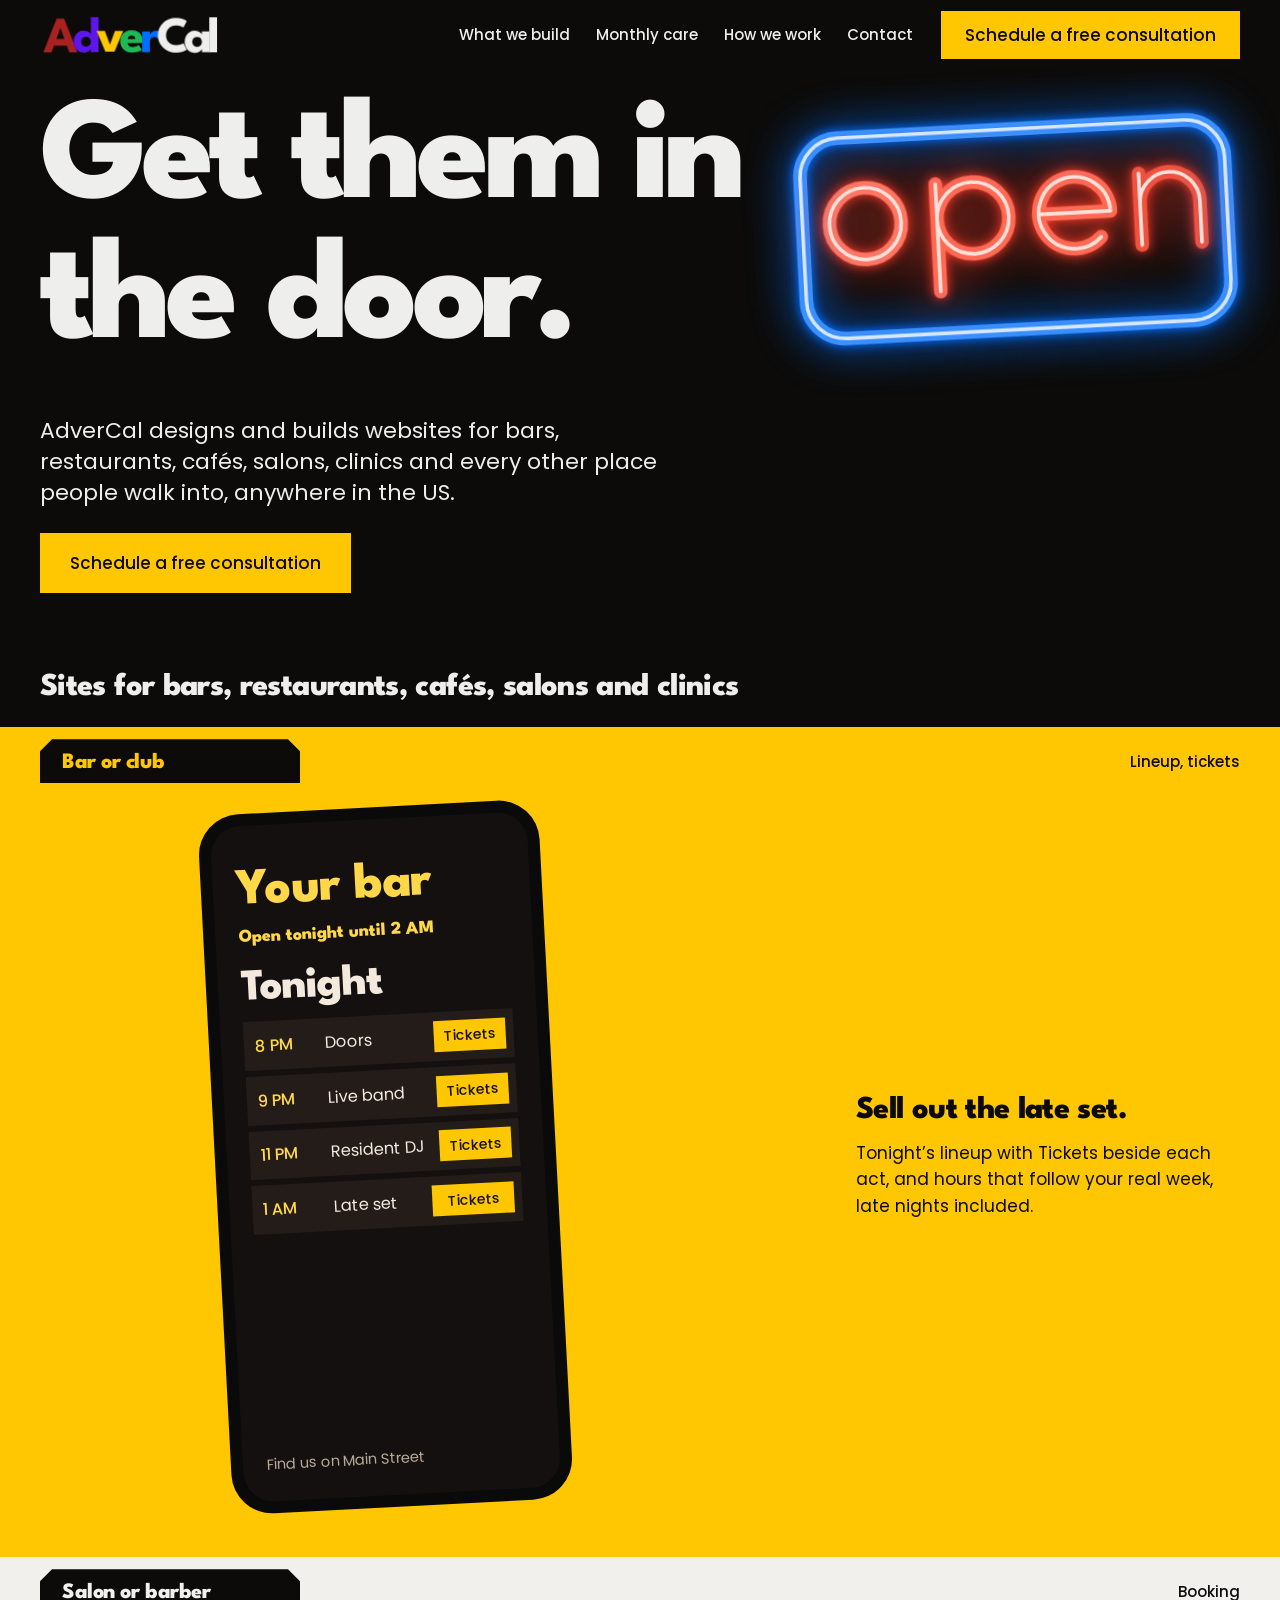
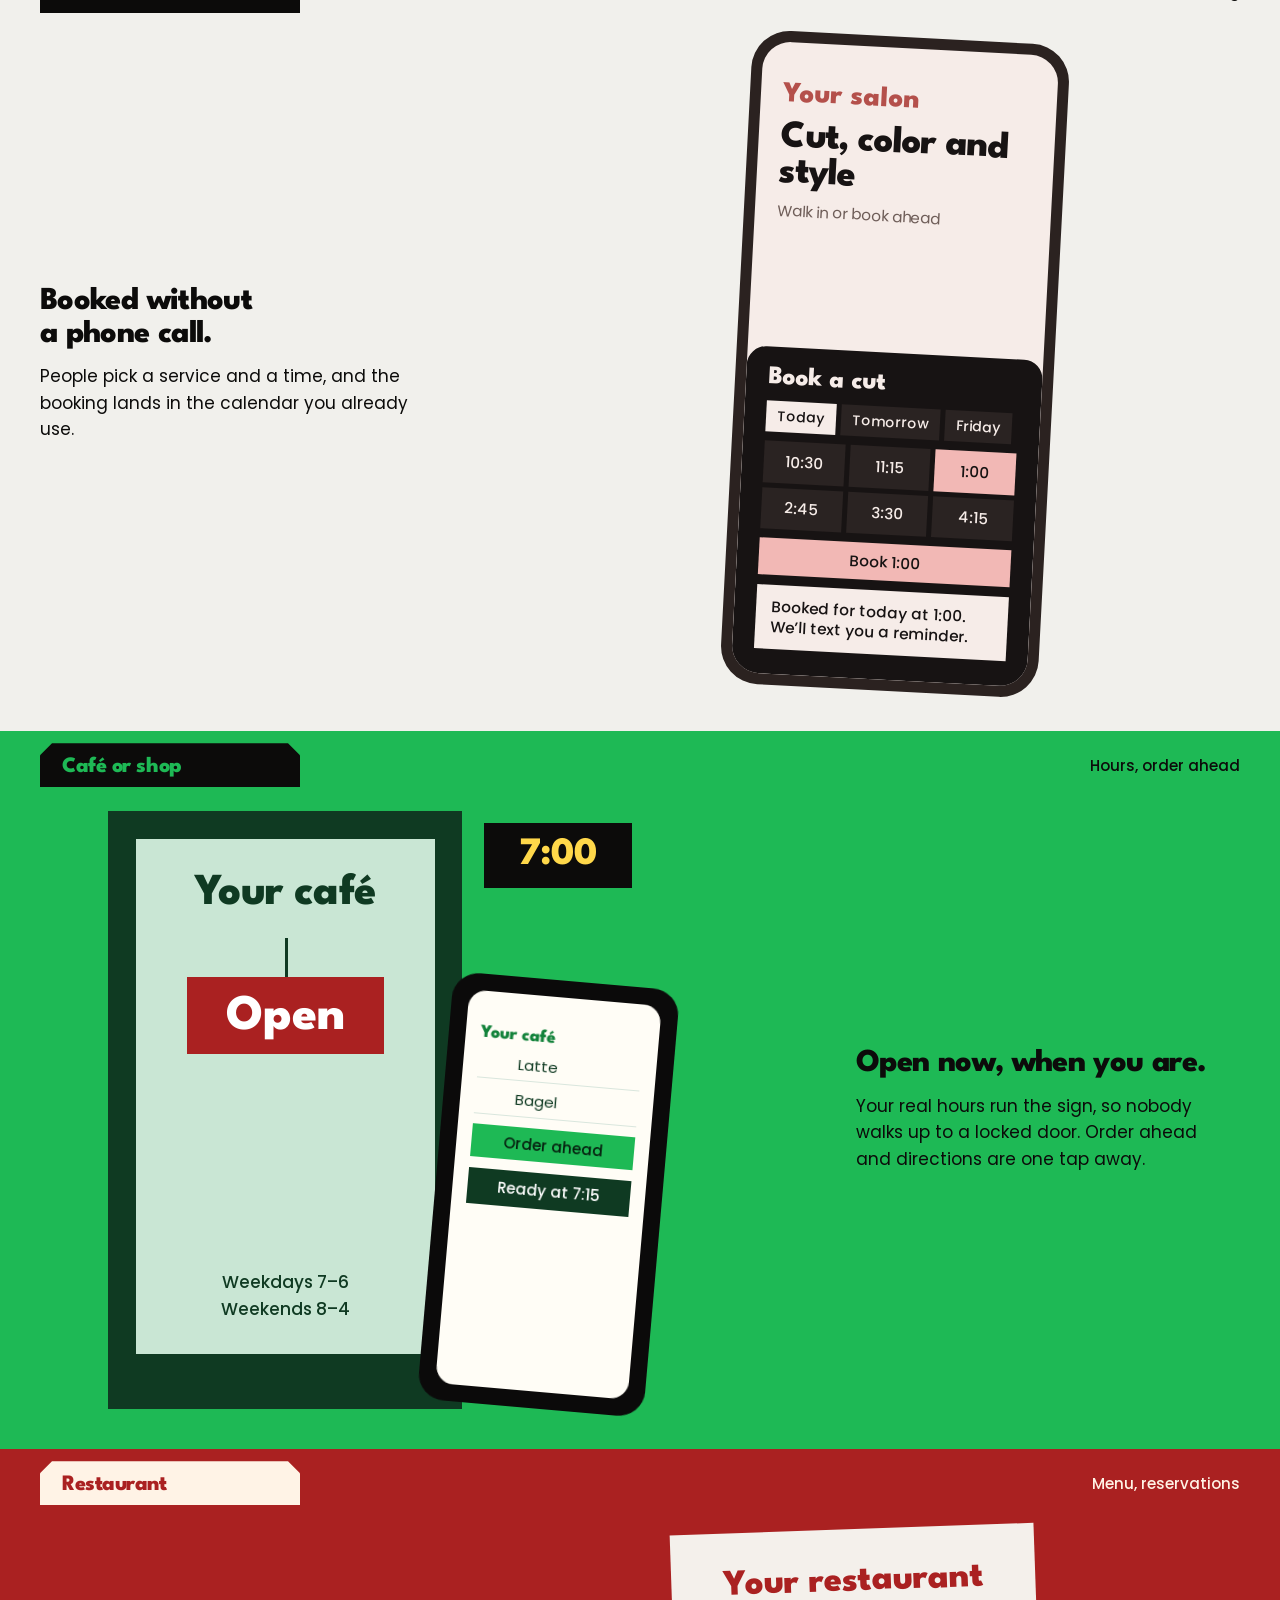
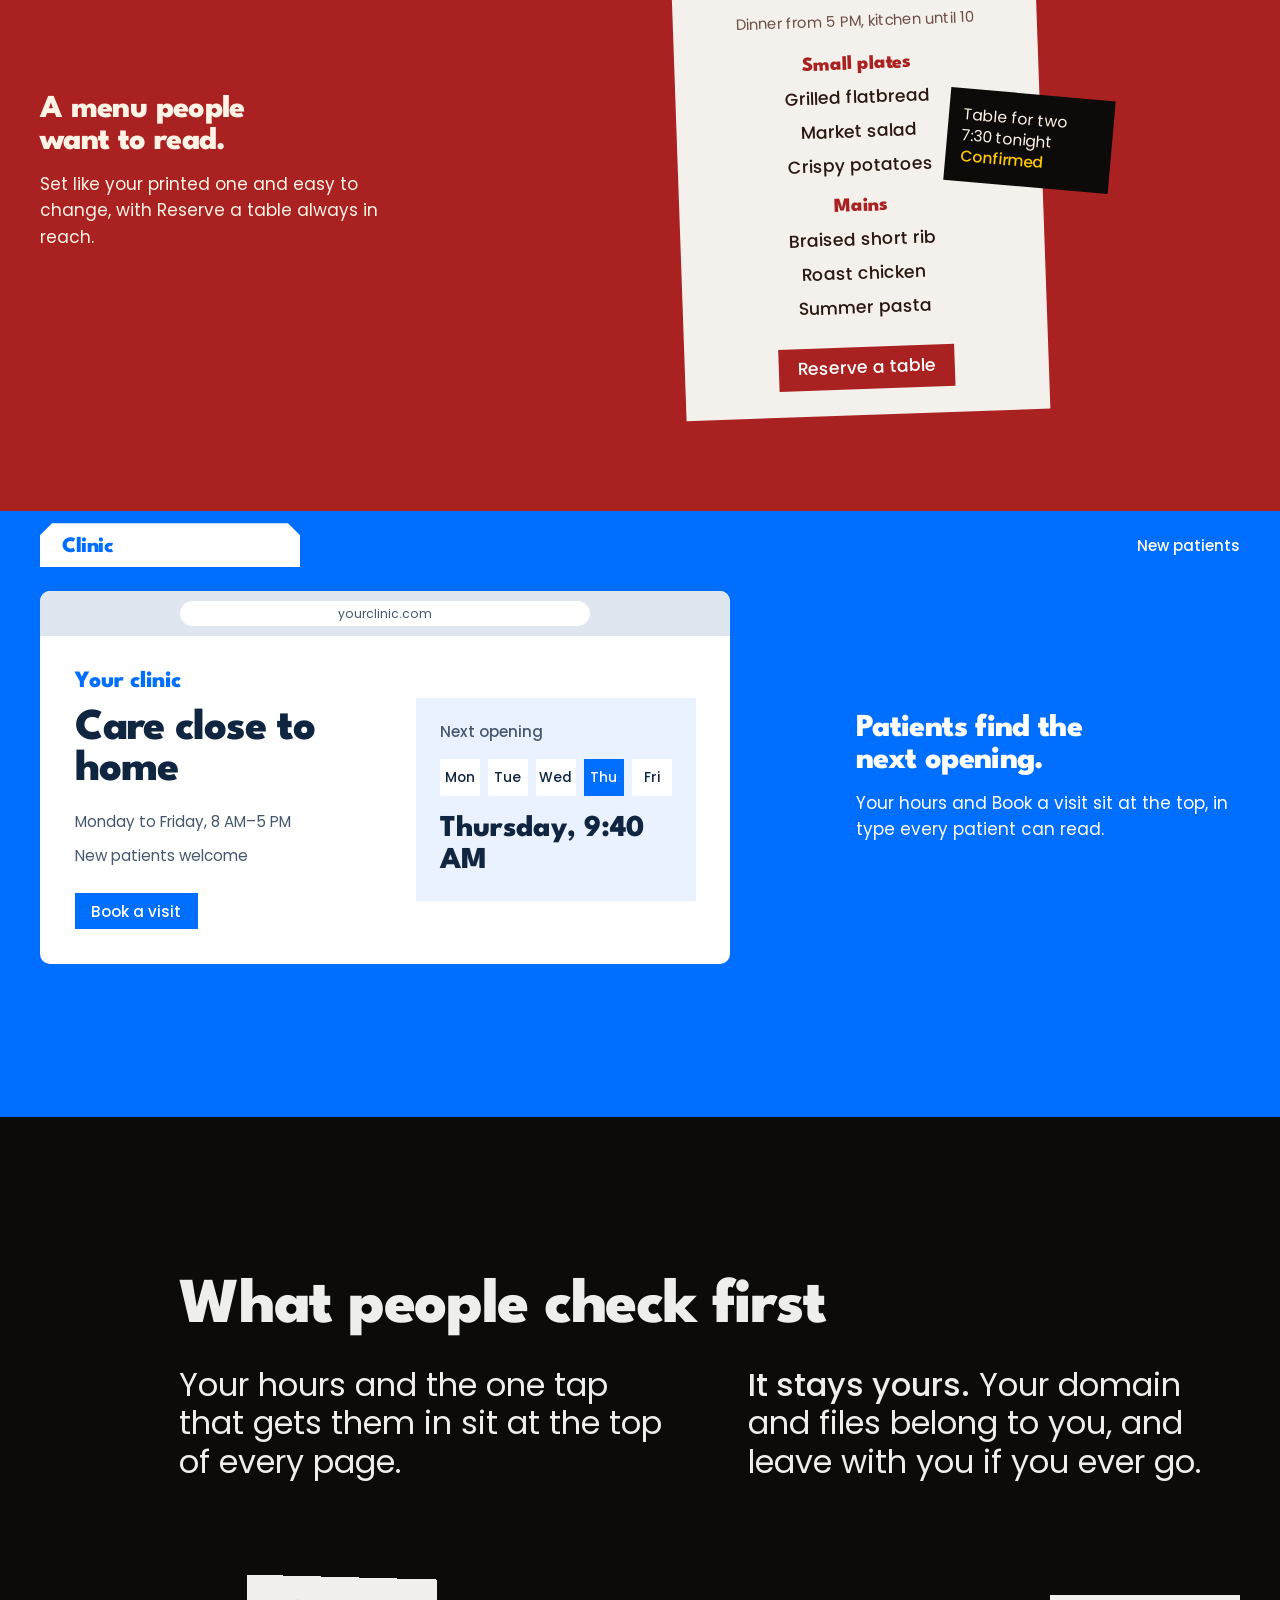
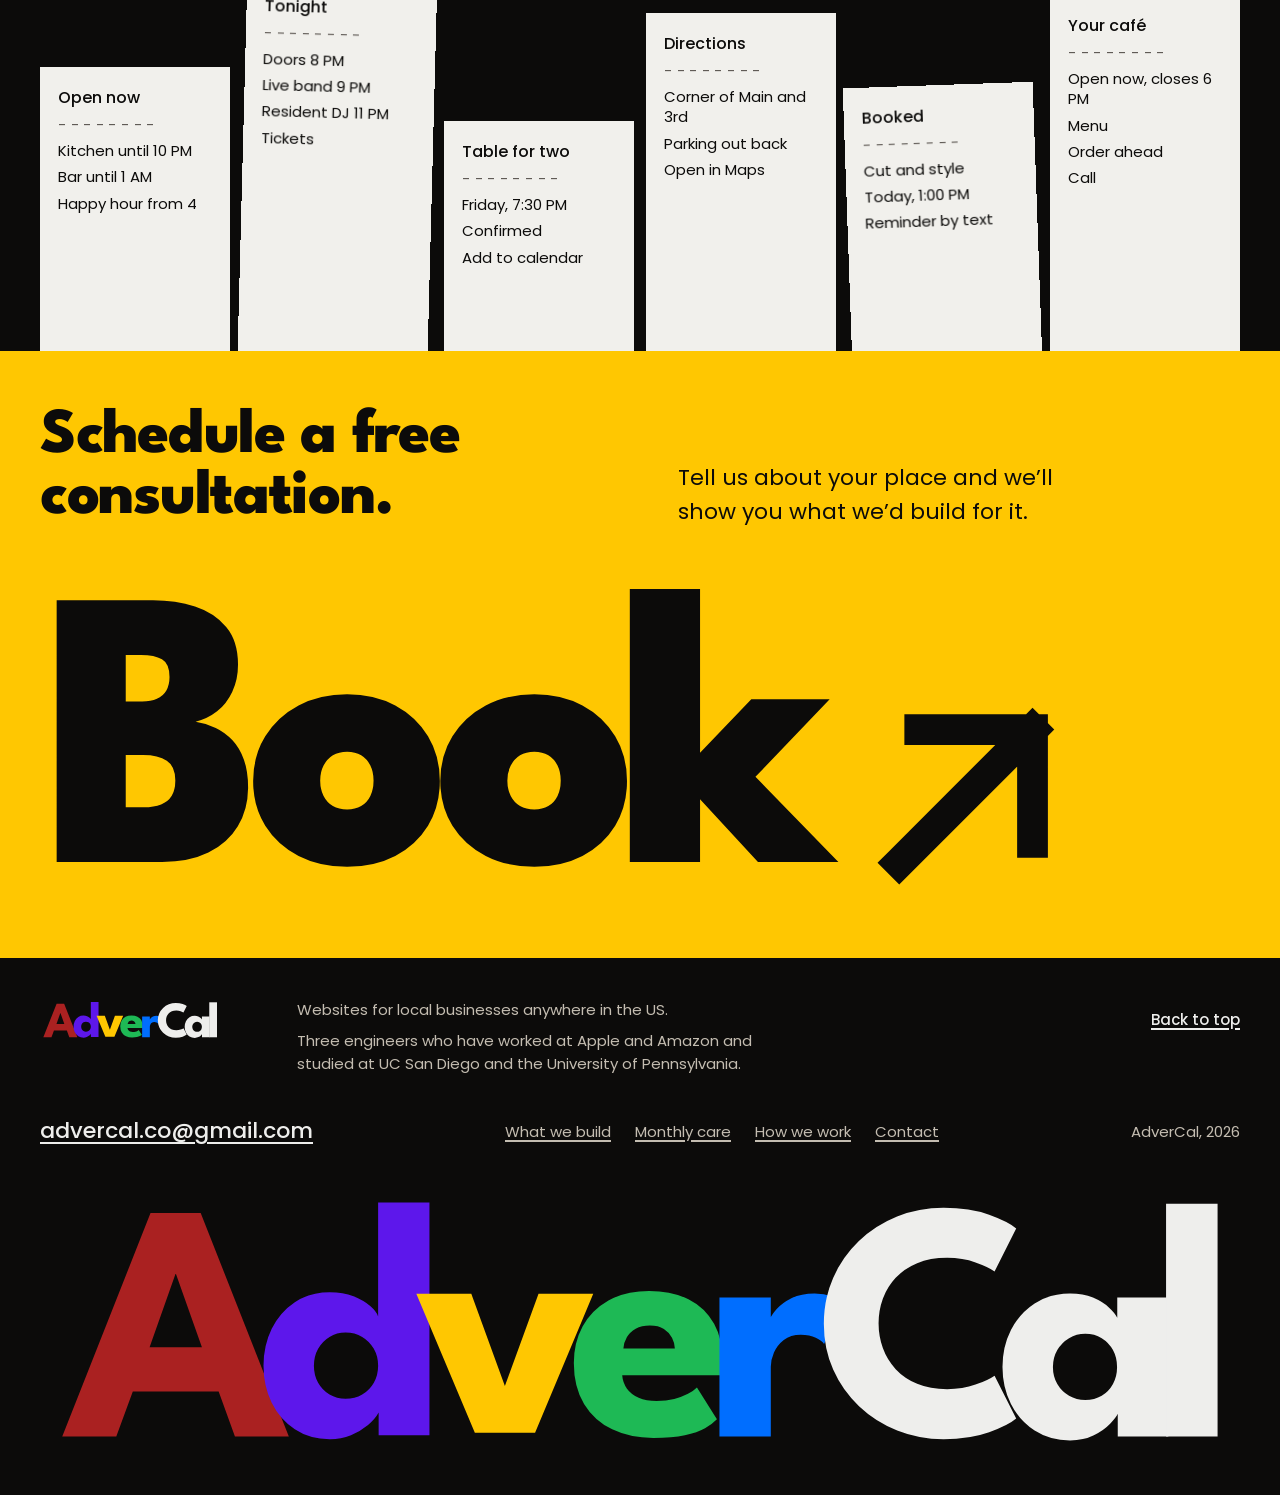
<file: index.html>
<!doctype html>
<html lang="en">
<head>
<meta charset="utf-8">
<meta name="viewport" content="width=device-width, initial-scale=1, viewport-fit=cover">
<meta name="color-scheme" content="dark">
<meta http-equiv="Content-Security-Policy" content="default-src 'none'; script-src 'self'; style-src 'self'; font-src 'self'; img-src 'self'; connect-src 'none'; form-action 'none'; base-uri 'none'; object-src 'none'; frame-src 'none'">
<meta name="referrer" content="strict-origin-when-cross-origin">
<title>AdverCal, websites for the places people go</title>
<meta name="description" content="AdverCal designs and builds websites for bars, restaurants, cafés, salons, clinics and every other place people walk into, anywhere in the US.">
<link rel="canonical" href="https://advercal.com/">
<meta property="og:type" content="website">
<meta property="og:site_name" content="AdverCal">
<meta property="og:url" content="https://advercal.com/">
<meta property="og:title" content="AdverCal, websites for the places people go">
<meta property="og:description" content="AdverCal designs and builds websites for bars, restaurants, cafés, salons, clinics and every other place people walk into, anywhere in the US.">
<meta property="og:image" content="https://advercal.com/assets/og.png">
<meta property="og:image:width" content="1200">
<meta property="og:image:height" content="630">
<meta property="og:image:alt" content="The AdverCal wordmark over a neon open sign, with the line Get them in the door.">
<meta name="twitter:card" content="summary_large_image">
<meta name="theme-color" content="#0c0b0a">
<link rel="icon" href="assets/logo/favicon-a.svg" type="image/svg+xml">
<link rel="preload" href="assets/fonts/league-spartan-800.woff2" as="font" type="font/woff2" crossorigin>
<link rel="preload" href="assets/fonts/poppins-regular.woff2" as="font" type="font/woff2" crossorigin>
<link rel="stylesheet" href="assets/site.css">
<link rel="stylesheet" href="assets/home.css">
<script src="assets/page.js" defer></script>

</head>
<body>
<a class="skip" href="#main">Skip to the page</a>
<header class="top wrap">
  <a class="mark" href="index.html" aria-label="AdverCal home"><svg viewBox="-4.7 7.6 484.2 102" role="img" aria-label="AdverCal" focusable="false"><path class="la" d="M39.89 14.91H60.13L95.7 105H73.95L67.38 86.9H32.74L26.08 105H4.27ZM39.51 69.03H60.63L50.16 39.49H49.96Z"/><path class="ld" d="M112.24 106.14Q104.11 106.14 98.11 102.15Q92.1 98.17 88.79 91.45Q85.48 84.73 85.48 76.52Q85.48 68.3 88.79 61.58Q92.1 54.86 98.11 50.85Q104.11 46.83 112.24 46.83Q117.63 46.83 121.8 48.49Q125.97 50.16 128.55 52.44Q131.13 54.71 131.73 56.64V10.59H152.44V104.5H131.94V95.4Q130.59 97.95 127.66 100.42Q124.73 102.9 120.77 104.52Q116.8 106.14 112.24 106.14ZM118.59 89.86Q122.34 89.86 125.31 88.13Q128.28 86.39 130 83.36Q131.73 80.33 131.73 76.52Q131.73 72.71 130 69.67Q128.28 66.64 125.31 64.87Q122.34 63.11 118.59 63.11Q115.02 63.11 112.12 64.86Q109.22 66.6 107.52 69.64Q105.82 72.67 105.82 76.52Q105.82 80.36 107.52 83.4Q109.22 86.43 112.12 88.14Q115.02 89.86 118.59 89.86Z"/><path class="lv" d="M147.15 47.47H169.33L182.88 84.69L196.45 47.47H218.53L195.06 103.5H170.76Z"/><path class="le" d="M230.22 80.35Q230.45 83.39 232.14 85.73Q233.83 88.06 236.87 89.38Q239.91 90.69 244.1 90.69Q248.03 90.69 251.22 89.89Q254.41 89.09 256.76 87.84Q259.12 86.6 260.38 85.3L268.44 98.13Q266.73 99.97 263.64 101.7Q260.55 103.42 255.5 104.53Q250.45 105.64 242.74 105.64Q233.42 105.64 226.19 102.16Q218.95 98.68 214.82 91.9Q210.7 85.13 210.7 75.37Q210.7 67.18 214.28 60.59Q217.86 54.01 224.67 50.17Q231.48 46.33 241.1 46.33Q250.25 46.33 256.95 49.67Q263.66 53.02 267.31 59.6Q270.96 66.19 270.96 75.98Q270.96 76.53 270.93 78.18Q270.89 79.84 270.76 80.35ZM251.47 69.53Q251.41 67.32 250.31 65.17Q249.22 63.02 247.04 61.62Q244.85 60.22 241.41 60.22Q238 60.22 235.66 61.55Q233.32 62.88 232.09 65Q230.86 67.11 230.69 69.53Z"/><path class="lr" d="M290.18 105H269.46V48.97H290.18V57.64H289.83Q290.44 56.05 292.56 53.63Q294.67 51.21 298.48 49.27Q302.29 47.33 307.83 47.33Q311.69 47.33 314.97 48.51Q318.25 49.69 319.75 50.84L311.67 67.69Q310.77 66.49 308.33 65.25Q305.89 64.01 302.28 64.01Q298.1 64.01 295.42 66.1Q292.73 68.2 291.45 71.2Q290.18 74.19 290.18 76.89Z"/><path class="lcal" d="M361.35 85.94Q367.62 85.94 372.78 84.11Q377.94 82.27 380.47 80.49L389.2 97.81Q386.02 100.54 378.27 103.34Q370.52 106.14 359.88 106.14Q349.91 106.14 341.18 102.64Q332.45 99.15 325.77 92.84Q319.1 86.54 315.34 78.06Q311.58 69.58 311.58 59.59Q311.58 49.6 315.33 41.06Q319.08 32.51 325.73 26.17Q332.38 19.83 341.14 16.3Q349.91 12.77 359.88 12.77Q370.52 12.77 378.27 15.57Q386.02 18.37 389.2 21.1L380.47 38.42Q377.94 36.62 372.78 34.8Q367.62 32.97 361.35 32.97Q354.4 32.97 349.23 35.13Q344.05 37.29 340.57 41.02Q337.1 44.76 335.39 49.49Q333.67 54.23 333.67 59.39Q333.67 64.61 335.39 69.38Q337.1 74.15 340.57 77.89Q344.05 81.62 349.23 83.78Q354.4 85.94 361.35 85.94Z"/><path class="lcal" d="M430.18 105V95.9Q429.57 97.32 427.1 99.9Q424.64 102.49 420.54 104.56Q416.45 106.64 410.93 106.64Q402.8 106.64 396.64 102.65Q390.49 98.67 387.08 91.95Q383.67 85.23 383.67 77.02Q383.67 68.8 387.08 62.08Q390.49 55.36 396.64 51.35Q402.8 47.33 410.93 47.33Q416.25 47.33 420.18 49.01Q424.11 50.7 426.59 52.97Q429.08 55.25 429.98 57.14V48.97H450.59V105ZM404.02 77.02Q404.02 80.86 405.79 83.9Q407.57 86.93 410.53 88.64Q413.49 90.36 417.07 90.36Q420.83 90.36 423.71 88.63Q426.6 86.89 428.25 83.86Q429.9 80.83 429.9 77.02Q429.9 73.21 428.25 70.17Q426.6 67.14 423.71 65.37Q420.83 63.61 417.07 63.61Q413.49 63.61 410.53 65.36Q407.57 67.1 405.79 70.14Q404.02 73.17 404.02 77.02Z"/><path class="lcal" d="M470.46 105H449.67V11.09H470.46Z"/></svg></a>
  <nav aria-label="Pages"><a href="services.html">What we build</a><a href="care.html">Monthly care</a><a href="how.html">How we work</a><a href="contact.html">Contact</a></nav>
  <a class="btn act" data-cal href="mailto:advercal.co@gmail.com?subject=Free%20consultation">Schedule a free consultation</a>
</header>

<main id="main">
  <section class="hero wrap" aria-labelledby="hero-h">
    <h1 id="hero-h" aria-label="Get them in the door."><span class="ln l1" aria-hidden="true"><span>Get them in</span></span><span class="ln l2" aria-hidden="true"><span>the door.</span></span></h1>
    <div class="sign scene" data-ui>
      <svg class="neon" viewBox="0 0 300 150" role="img" aria-label="A neon sign that reads open, switching on" focusable="false">
        <g class="off"><rect x="8" y="8" width="284" height="134" rx="26"/><g transform="translate(6 -4)"><circle cx="44" cy="70" r="24"/><path d="M92 46V118M92 70a24 24 0 1 0 48 0a24 24 0 1 0-48 0"/><path d="M160 70H208A24 24 0 1 0 201 87"/><path d="M228 94V46M228 66a20 20 0 0 1 40 0V94"/></g></g>
        <g class="lit"><rect class="t-frame" x="8" y="8" width="284" height="134" rx="26"/><g class="t-word" transform="translate(6 -4)"><circle class="t-o" cx="44" cy="70" r="24"/><path class="t-p" d="M92 46V118M92 70a24 24 0 1 0 48 0a24 24 0 1 0-48 0"/><path class="t-e" d="M160 70H208A24 24 0 1 0 201 87"/><path class="t-n" d="M228 94V46M228 66a20 20 0 0 1 40 0V94"/></g></g>
        <g class="core"><rect class="t-frame" x="8" y="8" width="284" height="134" rx="26"/><g transform="translate(6 -4)"><circle class="t-o" cx="44" cy="70" r="24"/><path class="t-p" d="M92 46V118M92 70a24 24 0 1 0 48 0a24 24 0 1 0-48 0"/><path class="t-e" d="M160 70H208A24 24 0 1 0 201 87"/><path class="t-n" d="M228 94V46M228 66a20 20 0 0 1 40 0V94"/></g></g>
      </svg>
    </div>
    <div class="hero-foot">
      <p class="lede">AdverCal designs and builds websites for bars, restaurants, caf&eacute;s, salons, clinics and every other place people walk into, anywhere in the US.</p>
      <a class="btn big hero-act" data-cal href="mailto:advercal.co@gmail.com?subject=Free%20consultation">Schedule a free consultation</a>
    </div>
  </section>

  <section class="stack" id="sites" aria-labelledby="sites-h">
    <h2 id="sites-h" class="wrap">Sites for bars, restaurants, caf&eacute;s, salons and clinics</h2>
    <div class="bands">

      <article class="band b-bar reveal" aria-labelledby="t-bar">
        <div class="strip wrap"><h3 class="tab" id="t-bar">Bar or club</h3><p class="cat">Lineup, tickets</p></div>
        <div class="body wrap">
          <div class="obj o-bar scene" data-ui role="img" aria-label="A bar&rsquo;s site on a phone: its sign buzzes on, tonight&rsquo;s acts arrive with Tickets, and the late set sells out">
            <div class="phone" aria-hidden="true"><div class="scr">
              <p class="neonword">Your bar</p>
              <p class="open">Open tonight until 2&nbsp;AM</p>
              <p class="hd">Tonight</p>
              <ul class="board">
                <li><b>8 PM</b><span>Doors</span><i>Tickets</i></li>
                <li><b>9 PM</b><span>Live band</span><i>Tickets</i></li>
                <li><b>11 PM</b><span>Resident DJ</span><i>Tickets</i></li>
                <li><b>1 AM</b><span>Late set</span><i class="sold"><span class="t1">Tickets</span><span class="t2">Sold out</span></i></li>
              </ul>
              <p class="foot-note">Find us on Main Street</p>
            </div></div>
          </div>
          <div class="say"><p class="big">Sell out the late set.</p><p>Tonight&rsquo;s lineup with Tickets beside each act, and hours that follow your real week, late nights included.</p></div>
        </div>
      </article>

      <article class="band b-salon reveal" aria-labelledby="t-salon">
        <div class="strip wrap"><h3 class="tab" id="t-salon">Salon or barber</h3><p class="cat">Booking</p></div>
        <div class="body wrap flip-side">
          <div class="obj o-salon scene" data-ui role="img" aria-label="A salon&rsquo;s site on a phone: the booking sheet rises, 1:00 is picked, Book is pressed and the booking is confirmed">
            <div class="phone" aria-hidden="true"><div class="scr">
              <p class="name">Your salon</p>
              <p class="hd">Cut, color and style</p>
              <p class="sub">Walk in or book ahead</p>
              <div class="sheet">
                <p class="sh">Book a cut</p>
                <p class="days"><span class="on">Today</span><span>Tomorrow</span><span>Friday</span></p>
                <ul class="slots"><li>10:30</li><li>11:15</li><li class="p">1:00<em>1:00</em></li><li>2:45</li><li>3:30</li><li>4:15</li></ul>
                <p class="go">Book 1:00</p>
                <p class="done">Booked for today at 1:00. We&rsquo;ll text you a reminder.</p>
              </div>
            </div></div>
          </div>
          <div class="say"><p class="big">Booked without a phone call.</p><p>People pick a service and a time, and the booking lands in the calendar you already use.</p></div>
        </div>
      </article>

      <article class="band b-cafe reveal" aria-labelledby="t-cafe">
        <div class="strip wrap"><h3 class="tab" id="t-cafe">Caf&eacute; or shop</h3><p class="cat">Hours, order ahead</p></div>
        <div class="body wrap">
          <div class="obj o-cafe scene" data-ui role="img" aria-label="A caf&eacute;&rsquo;s front door: the sign on the glass flips from Closed to Open at 7, and an order placed on a phone is ready at 7:15">
            <div class="door" aria-hidden="true">
              <div class="glass">
                <p class="decal">Your caf&eacute;</p>
                <div class="hanger"><div class="card"><p class="face shut">Closed</p><p class="face open">Open</p></div></div>
                <ul class="hours"><li>Weekdays 7&ndash;6</li><li>Weekends 8&ndash;4</li></ul>
              </div>
              <p class="clock"><span class="c1">6:59</span><span class="c2">7:00</span></p>
            </div>
            <div class="mini" aria-hidden="true"><div class="scr">
              <p class="name">Your caf&eacute;</p>
              <p class="row">Latte</p>
              <p class="row">Bagel</p>
              <p class="go">Order ahead</p>
              <p class="toast">Ready at 7:15</p>
            </div></div>
          </div>
          <div class="say"><p class="big">Open now, when you are.</p><p>Your real hours run the sign, so nobody walks up to a locked door. Order ahead and directions are one tap away.</p></div>
        </div>
      </article>

      <article class="band b-food reveal" aria-labelledby="t-food">
        <div class="strip wrap"><h3 class="tab" id="t-food">Restaurant</h3><p class="cat">Menu, reservations</p></div>
        <div class="body wrap flip-side">
          <div class="obj o-food scene" data-ui role="img" aria-label="A restaurant&rsquo;s menu card: the dishes roll by, Reserve a table is pressed and a table for two is confirmed">
            <div class="menu-card" aria-hidden="true">
              <p class="name">Your restaurant</p>
              <p class="sub">Dinner from 5 PM, kitchen until 10</p>
              <div class="menu" data-scroller><div class="roll">
                <ul><li class="sec">Small plates</li><li>Grilled flatbread</li><li>Market salad</li><li>Crispy potatoes</li><li class="sec">Mains</li><li>Braised short rib</li><li>Roast chicken</li><li>Summer pasta</li><li class="sec">Dessert</li><li>Olive oil cake</li></ul>
                <ul><li class="sec">Small plates</li><li>Grilled flatbread</li><li>Market salad</li><li>Crispy potatoes</li><li class="sec">Mains</li><li>Braised short rib</li><li>Roast chicken</li><li>Summer pasta</li><li class="sec">Dessert</li><li>Olive oil cake</li></ul>
              </div></div>
              <p class="go">Reserve a table</p>
            </div>
            <p class="ticket" aria-hidden="true">Table for two<br>7:30 tonight<br><b>Confirmed</b></p>
          </div>
          <div class="say"><p class="big">A menu people want to read.</p><p>Set like your printed one and easy to change, with Reserve a table always in reach.</p></div>
        </div>
      </article>

      <article class="band b-clinic reveal" aria-labelledby="t-clinic">
        <div class="strip wrap"><h3 class="tab" id="t-clinic">Clinic</h3><p class="cat">New patients</p></div>
        <div class="body wrap">
          <div class="obj o-clinic scene" data-ui role="img" aria-label="A clinic&rsquo;s site in a browser: Book a visit is pressed and the next opening slides in, on Thursday">
            <div class="window" aria-hidden="true">
              <p class="bar"><span>yourclinic.com</span></p>
              <div class="page">
                <div class="lead"><p class="name">Your clinic</p><p class="hd">Care close to home</p><p class="sub">Monday to Friday, 8&nbsp;AM&ndash;5&nbsp;PM</p><p class="sub">New patients welcome</p><p class="go">Book a visit</p></div>
                <div class="next">
                  <p class="nh">Next opening</p>
                  <p class="week"><span>Mon</span><span>Tue</span><span>Wed</span><span class="p">Thu<em>Thu</em></span><span>Fri</span></p>
                  <p class="when">Thursday, 9:40 AM</p>
                </div>
              </div>
            </div>
          </div>
          <div class="say"><p class="big">Patients find the next opening.</p><p>Your hours and Book a visit sit at the top, in type every patient can read.</p></div>
        </div>
      </article>

    </div>
  </section>

  <section class="slips reveal" aria-labelledby="slips-h">
    <div class="wrap words">
      <h2 id="slips-h">What people check first</h2>
      <p>Your hours and the one tap that gets them in sit at the top of every page.</p>
      <p><b>It stays yours.</b> Your domain and files belong to you, and leave with you if you ever go.</p>
    </div>
    <div class="row">
      <div class="slip s1" data-ui><p class="st">Open now</p><p class="dv">- - - - - - - -</p><p>Kitchen until 10 PM</p><p>Bar until 1 AM</p><p>Happy hour from 4</p></div>
      <div class="slip s2" data-ui><p class="st">Tonight</p><p class="dv">- - - - - - - -</p><p>Doors 8 PM</p><p>Live band 9 PM</p><p>Resident DJ 11 PM</p><p>Tickets</p></div>
      <div class="slip s3" data-ui><p class="st">Table for two</p><p class="dv">- - - - - - - -</p><p>Friday, 7:30 PM</p><p>Confirmed</p><p>Add to calendar</p></div>
      <div class="slip s4" data-ui><p class="st">Directions</p><p class="dv">- - - - - - - -</p><p>Corner of Main and 3rd</p><p>Parking out back</p><p>Open in Maps</p></div>
      <div class="slip s5" data-ui><p class="st">Booked</p><p class="dv">- - - - - - - -</p><p>Cut and style</p><p>Today, 1:00 PM</p><p>Reminder by text</p></div>
      <div class="slip s6" data-ui><p class="st">Your caf&eacute;</p><p class="dv">- - - - - - - -</p><p>Open now, closes 6 PM</p><p>Menu</p><p>Order ahead</p><p>Call</p></div>
    </div>
  </section>

  <section class="close" aria-labelledby="close-h">
    <a class="whole" data-cal href="mailto:advercal.co@gmail.com?subject=Free%20consultation">
      <h2 id="close-h">Schedule a free consultation.</h2>
      <p class="note">Tell us about your place and we&rsquo;ll show you what we&rsquo;d build for it.</p>
      <span class="word" aria-hidden="true"><span>B</span><span>o</span><span>o</span><span>k</span><svg class="arrow" viewBox="0 0 48 48" focusable="false"><path d="M10 38L36 12M14 12H36V34"/></svg></span>
    </a>
  </section>
</main>

<footer class="foot">
  <div class="wrap fr">
    <a class="mark" href="index.html" aria-label="AdverCal home"><svg viewBox="-4.7 7.6 484.2 102" role="img" aria-label="AdverCal" focusable="false"><path class="la" d="M39.89 14.91H60.13L95.7 105H73.95L67.38 86.9H32.74L26.08 105H4.27ZM39.51 69.03H60.63L50.16 39.49H49.96Z"/><path class="ld" d="M112.24 106.14Q104.11 106.14 98.11 102.15Q92.1 98.17 88.79 91.45Q85.48 84.73 85.48 76.52Q85.48 68.3 88.79 61.58Q92.1 54.86 98.11 50.85Q104.11 46.83 112.24 46.83Q117.63 46.83 121.8 48.49Q125.97 50.16 128.55 52.44Q131.13 54.71 131.73 56.64V10.59H152.44V104.5H131.94V95.4Q130.59 97.95 127.66 100.42Q124.73 102.9 120.77 104.52Q116.8 106.14 112.24 106.14ZM118.59 89.86Q122.34 89.86 125.31 88.13Q128.28 86.39 130 83.36Q131.73 80.33 131.73 76.52Q131.73 72.71 130 69.67Q128.28 66.64 125.31 64.87Q122.34 63.11 118.59 63.11Q115.02 63.11 112.12 64.86Q109.22 66.6 107.52 69.64Q105.82 72.67 105.82 76.52Q105.82 80.36 107.52 83.4Q109.22 86.43 112.12 88.14Q115.02 89.86 118.59 89.86Z"/><path class="lv" d="M147.15 47.47H169.33L182.88 84.69L196.45 47.47H218.53L195.06 103.5H170.76Z"/><path class="le" d="M230.22 80.35Q230.45 83.39 232.14 85.73Q233.83 88.06 236.87 89.38Q239.91 90.69 244.1 90.69Q248.03 90.69 251.22 89.89Q254.41 89.09 256.76 87.84Q259.12 86.6 260.38 85.3L268.44 98.13Q266.73 99.97 263.64 101.7Q260.55 103.42 255.5 104.53Q250.45 105.64 242.74 105.64Q233.42 105.64 226.19 102.16Q218.95 98.68 214.82 91.9Q210.7 85.13 210.7 75.37Q210.7 67.18 214.28 60.59Q217.86 54.01 224.67 50.17Q231.48 46.33 241.1 46.33Q250.25 46.33 256.95 49.67Q263.66 53.02 267.31 59.6Q270.96 66.19 270.96 75.98Q270.96 76.53 270.93 78.18Q270.89 79.84 270.76 80.35ZM251.47 69.53Q251.41 67.32 250.31 65.17Q249.22 63.02 247.04 61.62Q244.85 60.22 241.41 60.22Q238 60.22 235.66 61.55Q233.32 62.88 232.09 65Q230.86 67.11 230.69 69.53Z"/><path class="lr" d="M290.18 105H269.46V48.97H290.18V57.64H289.83Q290.44 56.05 292.56 53.63Q294.67 51.21 298.48 49.27Q302.29 47.33 307.83 47.33Q311.69 47.33 314.97 48.51Q318.25 49.69 319.75 50.84L311.67 67.69Q310.77 66.49 308.33 65.25Q305.89 64.01 302.28 64.01Q298.1 64.01 295.42 66.1Q292.73 68.2 291.45 71.2Q290.18 74.19 290.18 76.89Z"/><path class="lcal" d="M361.35 85.94Q367.62 85.94 372.78 84.11Q377.94 82.27 380.47 80.49L389.2 97.81Q386.02 100.54 378.27 103.34Q370.52 106.14 359.88 106.14Q349.91 106.14 341.18 102.64Q332.45 99.15 325.77 92.84Q319.1 86.54 315.34 78.06Q311.58 69.58 311.58 59.59Q311.58 49.6 315.33 41.06Q319.08 32.51 325.73 26.17Q332.38 19.83 341.14 16.3Q349.91 12.77 359.88 12.77Q370.52 12.77 378.27 15.57Q386.02 18.37 389.2 21.1L380.47 38.42Q377.94 36.62 372.78 34.8Q367.62 32.97 361.35 32.97Q354.4 32.97 349.23 35.13Q344.05 37.29 340.57 41.02Q337.1 44.76 335.39 49.49Q333.67 54.23 333.67 59.39Q333.67 64.61 335.39 69.38Q337.1 74.15 340.57 77.89Q344.05 81.62 349.23 83.78Q354.4 85.94 361.35 85.94Z"/><path class="lcal" d="M430.18 105V95.9Q429.57 97.32 427.1 99.9Q424.64 102.49 420.54 104.56Q416.45 106.64 410.93 106.64Q402.8 106.64 396.64 102.65Q390.49 98.67 387.08 91.95Q383.67 85.23 383.67 77.02Q383.67 68.8 387.08 62.08Q390.49 55.36 396.64 51.35Q402.8 47.33 410.93 47.33Q416.25 47.33 420.18 49.01Q424.11 50.7 426.59 52.97Q429.08 55.25 429.98 57.14V48.97H450.59V105ZM404.02 77.02Q404.02 80.86 405.79 83.9Q407.57 86.93 410.53 88.64Q413.49 90.36 417.07 90.36Q420.83 90.36 423.71 88.63Q426.6 86.89 428.25 83.86Q429.9 80.83 429.9 77.02Q429.9 73.21 428.25 70.17Q426.6 67.14 423.71 65.37Q420.83 63.61 417.07 63.61Q413.49 63.61 410.53 65.36Q407.57 67.1 405.79 70.14Q404.02 73.17 404.02 77.02Z"/><path class="lcal" d="M470.46 105H449.67V11.09H470.46Z"/></svg></a>
    <div class="notes">
      <p>Websites for local businesses anywhere in the US.</p>
      <p>Three engineers who have worked at Apple and Amazon and studied at UC San Diego and the University of Pennsylvania.</p>
    </div>
    <a class="up" href="#main">Back to top</a>
  </div>
  <div class="wrap meta">
    <p><a class="mail" href="mailto:advercal.co@gmail.com">advercal.co<wbr>@gmail.com</a></p>
    <p><a href="services.html">What we build</a> <a href="care.html">Monthly care</a> <a href="how.html">How we work</a> <a href="contact.html">Contact</a></p>
    <p>AdverCal, 2026</p>
  </div>
  <a class="mark big wrap" href="index.html" aria-label="AdverCal home"><svg viewBox="-4.7 7.6 484.2 102" role="img" aria-label="AdverCal" focusable="false"><path class="la" d="M39.89 14.91H60.13L95.7 105H73.95L67.38 86.9H32.74L26.08 105H4.27ZM39.51 69.03H60.63L50.16 39.49H49.96Z"/><path class="ld" d="M112.24 106.14Q104.11 106.14 98.11 102.15Q92.1 98.17 88.79 91.45Q85.48 84.73 85.48 76.52Q85.48 68.3 88.79 61.58Q92.1 54.86 98.11 50.85Q104.11 46.83 112.24 46.83Q117.63 46.83 121.8 48.49Q125.97 50.16 128.55 52.44Q131.13 54.71 131.73 56.64V10.59H152.44V104.5H131.94V95.4Q130.59 97.95 127.66 100.42Q124.73 102.9 120.77 104.52Q116.8 106.14 112.24 106.14ZM118.59 89.86Q122.34 89.86 125.31 88.13Q128.28 86.39 130 83.36Q131.73 80.33 131.73 76.52Q131.73 72.71 130 69.67Q128.28 66.64 125.31 64.87Q122.34 63.11 118.59 63.11Q115.02 63.11 112.12 64.86Q109.22 66.6 107.52 69.64Q105.82 72.67 105.82 76.52Q105.82 80.36 107.52 83.4Q109.22 86.43 112.12 88.14Q115.02 89.86 118.59 89.86Z"/><path class="lv" d="M147.15 47.47H169.33L182.88 84.69L196.45 47.47H218.53L195.06 103.5H170.76Z"/><path class="le" d="M230.22 80.35Q230.45 83.39 232.14 85.73Q233.83 88.06 236.87 89.38Q239.91 90.69 244.1 90.69Q248.03 90.69 251.22 89.89Q254.41 89.09 256.76 87.84Q259.12 86.6 260.38 85.3L268.44 98.13Q266.73 99.97 263.64 101.7Q260.55 103.42 255.5 104.53Q250.45 105.64 242.74 105.64Q233.42 105.64 226.19 102.16Q218.95 98.68 214.82 91.9Q210.7 85.13 210.7 75.37Q210.7 67.18 214.28 60.59Q217.86 54.01 224.67 50.17Q231.48 46.33 241.1 46.33Q250.25 46.33 256.95 49.67Q263.66 53.02 267.31 59.6Q270.96 66.19 270.96 75.98Q270.96 76.53 270.93 78.18Q270.89 79.84 270.76 80.35ZM251.47 69.53Q251.41 67.32 250.31 65.17Q249.22 63.02 247.04 61.62Q244.85 60.22 241.41 60.22Q238 60.22 235.66 61.55Q233.32 62.88 232.09 65Q230.86 67.11 230.69 69.53Z"/><path class="lr" d="M290.18 105H269.46V48.97H290.18V57.64H289.83Q290.44 56.05 292.56 53.63Q294.67 51.21 298.48 49.27Q302.29 47.33 307.83 47.33Q311.69 47.33 314.97 48.51Q318.25 49.69 319.75 50.84L311.67 67.69Q310.77 66.49 308.33 65.25Q305.89 64.01 302.28 64.01Q298.1 64.01 295.42 66.1Q292.73 68.2 291.45 71.2Q290.18 74.19 290.18 76.89Z"/><path class="lcal" d="M361.35 85.94Q367.62 85.94 372.78 84.11Q377.94 82.27 380.47 80.49L389.2 97.81Q386.02 100.54 378.27 103.34Q370.52 106.14 359.88 106.14Q349.91 106.14 341.18 102.64Q332.45 99.15 325.77 92.84Q319.1 86.54 315.34 78.06Q311.58 69.58 311.58 59.59Q311.58 49.6 315.33 41.06Q319.08 32.51 325.73 26.17Q332.38 19.83 341.14 16.3Q349.91 12.77 359.88 12.77Q370.52 12.77 378.27 15.57Q386.02 18.37 389.2 21.1L380.47 38.42Q377.94 36.62 372.78 34.8Q367.62 32.97 361.35 32.97Q354.4 32.97 349.23 35.13Q344.05 37.29 340.57 41.02Q337.1 44.76 335.39 49.49Q333.67 54.23 333.67 59.39Q333.67 64.61 335.39 69.38Q337.1 74.15 340.57 77.89Q344.05 81.62 349.23 83.78Q354.4 85.94 361.35 85.94Z"/><path class="lcal" d="M430.18 105V95.9Q429.57 97.32 427.1 99.9Q424.64 102.49 420.54 104.56Q416.45 106.64 410.93 106.64Q402.8 106.64 396.64 102.65Q390.49 98.67 387.08 91.95Q383.67 85.23 383.67 77.02Q383.67 68.8 387.08 62.08Q390.49 55.36 396.64 51.35Q402.8 47.33 410.93 47.33Q416.25 47.33 420.18 49.01Q424.11 50.7 426.59 52.97Q429.08 55.25 429.98 57.14V48.97H450.59V105ZM404.02 77.02Q404.02 80.86 405.79 83.9Q407.57 86.93 410.53 88.64Q413.49 90.36 417.07 90.36Q420.83 90.36 423.71 88.63Q426.6 86.89 428.25 83.86Q429.9 80.83 429.9 77.02Q429.9 73.21 428.25 70.17Q426.6 67.14 423.71 65.37Q420.83 63.61 417.07 63.61Q413.49 63.61 410.53 65.36Q407.57 67.1 405.79 70.14Q404.02 73.17 404.02 77.02Z"/><path class="lcal" d="M470.46 105H449.67V11.09H470.46Z"/></svg></a>
</footer>
<div class="dock"><a class="btn big" data-cal href="mailto:advercal.co@gmail.com?subject=Free%20consultation">Schedule a free consultation</a></div>
</body>
</html>
</file>
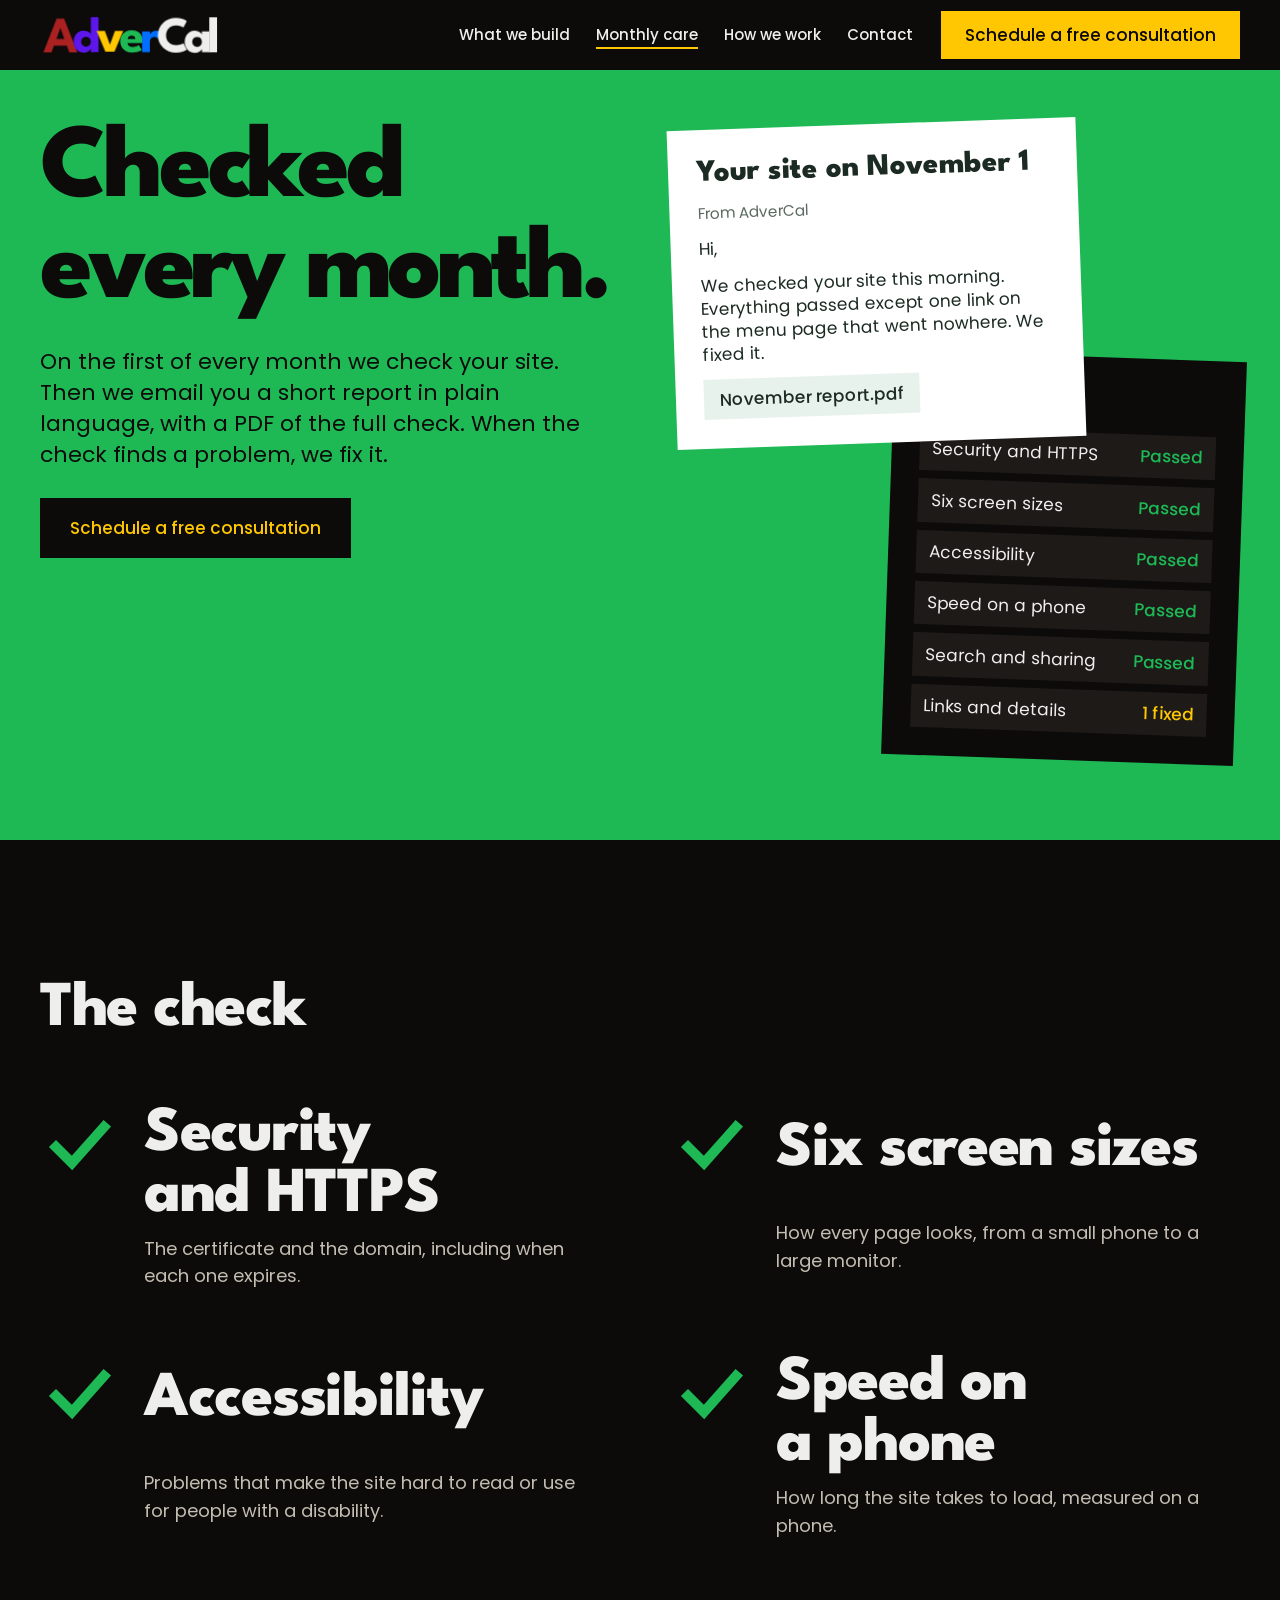
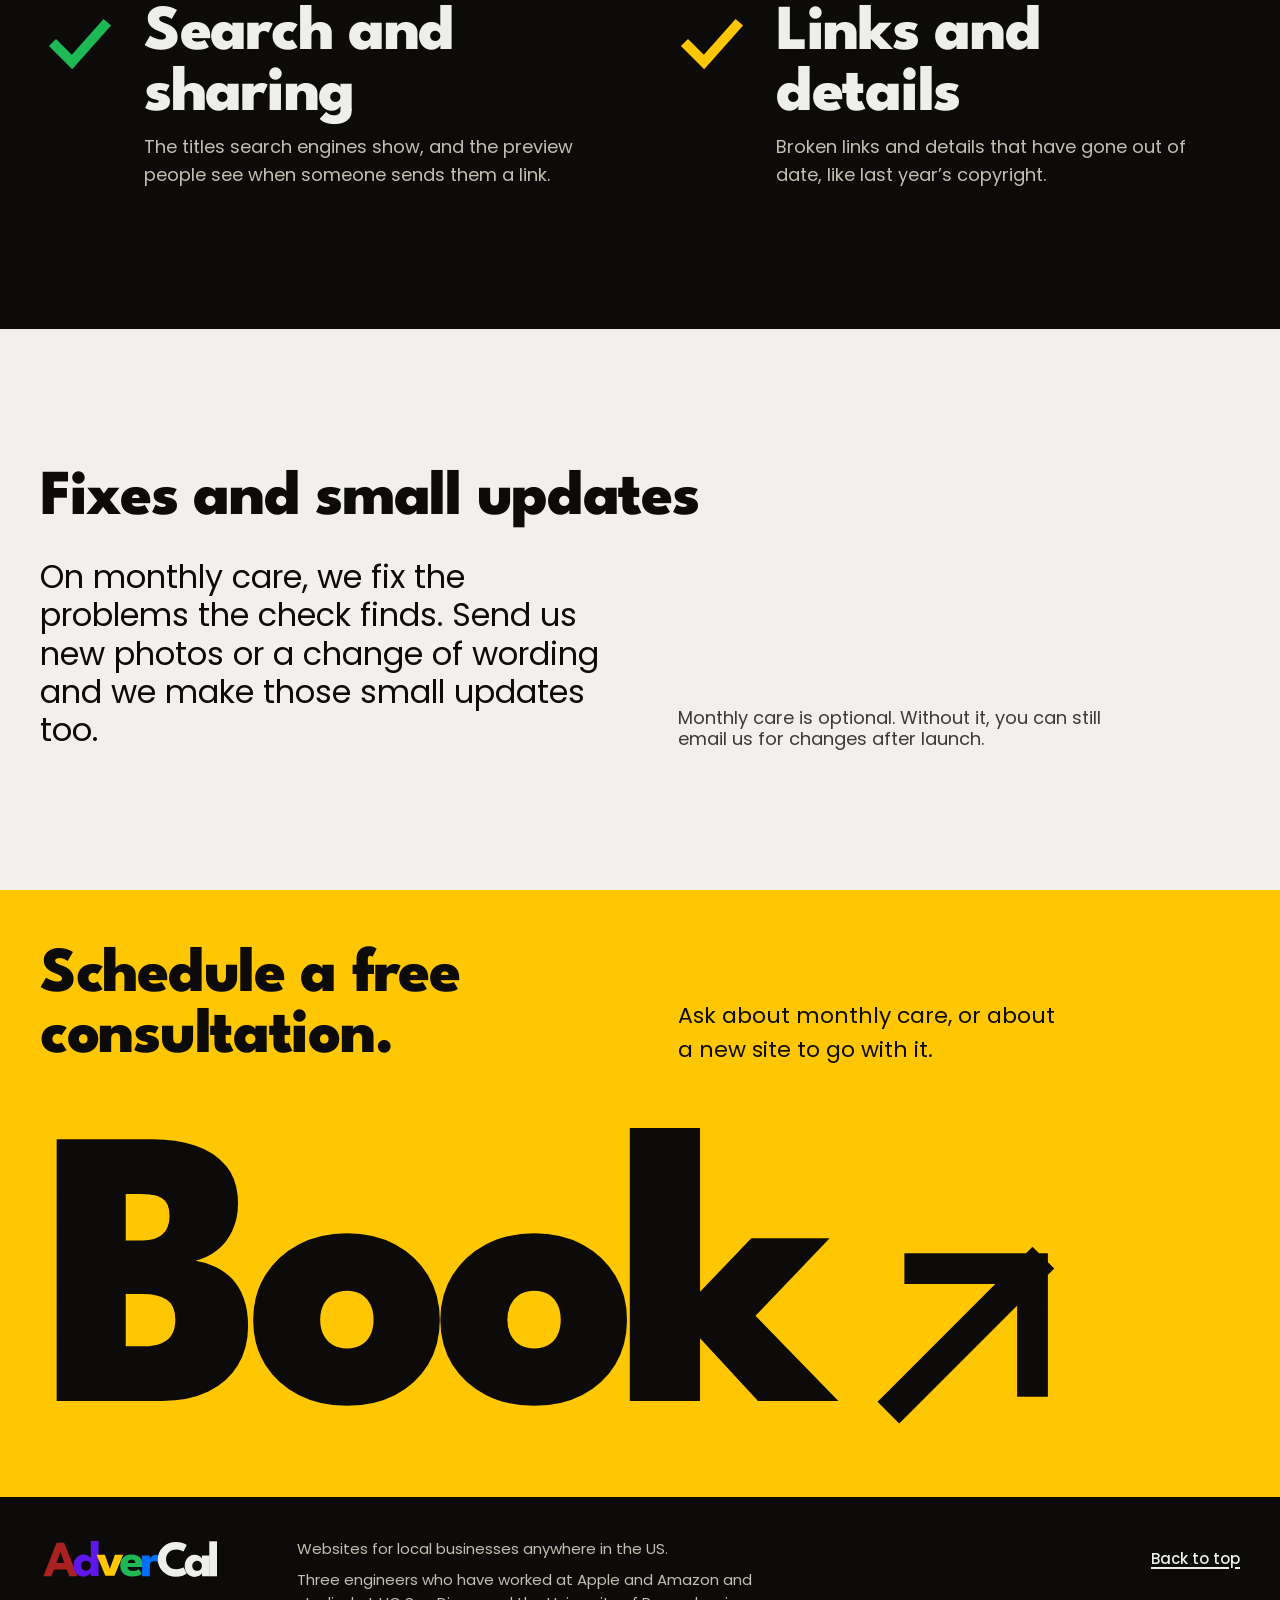
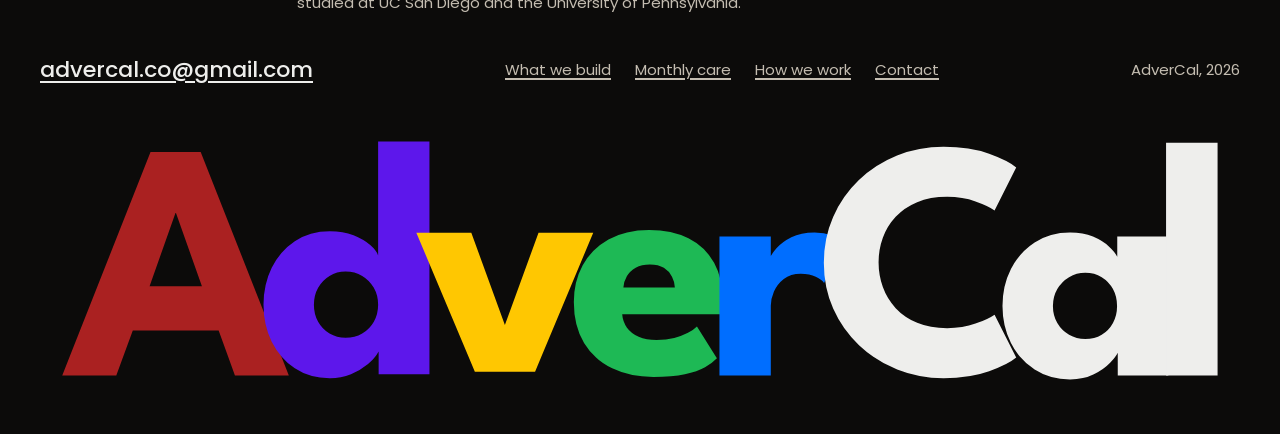
<file: care.html>
<!doctype html>
<html lang="en">
<head>
<meta charset="utf-8">
<meta name="viewport" content="width=device-width, initial-scale=1, viewport-fit=cover">
<meta name="color-scheme" content="dark">
<meta http-equiv="Content-Security-Policy" content="default-src 'none'; script-src 'self'; style-src 'self'; font-src 'self'; img-src 'self'; connect-src 'none'; form-action 'none'; base-uri 'none'; object-src 'none'; frame-src 'none'">
<meta name="referrer" content="strict-origin-when-cross-origin">
<title>Monthly care, AdverCal</title>
<meta name="description" content="On the first of every month AdverCal checks your site, emails you a short report in plain language with the full PDF, and fixes what the check finds.">
<link rel="canonical" href="https://advercal.com/care.html">
<meta property="og:type" content="website">
<meta property="og:site_name" content="AdverCal">
<meta property="og:url" content="https://advercal.com/care.html">
<meta property="og:title" content="Monthly care, AdverCal">
<meta property="og:description" content="On the first of every month AdverCal checks your site, emails you a short report in plain language with the full PDF, and fixes what the check finds.">
<meta property="og:image" content="https://advercal.com/assets/og.png">
<meta property="og:image:width" content="1200">
<meta property="og:image:height" content="630">
<meta property="og:image:alt" content="The AdverCal wordmark over a neon open sign, with the line Get them in the door.">
<meta name="twitter:card" content="summary_large_image">
<meta name="theme-color" content="#0c0b0a">
<link rel="icon" href="assets/logo/favicon-a.svg" type="image/svg+xml">
<link rel="preload" href="assets/fonts/league-spartan-800.woff2" as="font" type="font/woff2" crossorigin>
<link rel="preload" href="assets/fonts/poppins-regular.woff2" as="font" type="font/woff2" crossorigin>
<link rel="stylesheet" href="assets/site.css">
<link rel="stylesheet" href="assets/care.css">
<script src="assets/page.js" defer></script>

</head>
<body>
<a class="skip" href="#main">Skip to the page</a>
<header class="top wrap">
  <a class="mark" href="index.html" aria-label="AdverCal home"><svg viewBox="-4.7 7.6 484.2 102" role="img" aria-label="AdverCal" focusable="false"><path class="la" d="M39.89 14.91H60.13L95.7 105H73.95L67.38 86.9H32.74L26.08 105H4.27ZM39.51 69.03H60.63L50.16 39.49H49.96Z"/><path class="ld" d="M112.24 106.14Q104.11 106.14 98.11 102.15Q92.1 98.17 88.79 91.45Q85.48 84.73 85.48 76.52Q85.48 68.3 88.79 61.58Q92.1 54.86 98.11 50.85Q104.11 46.83 112.24 46.83Q117.63 46.83 121.8 48.49Q125.97 50.16 128.55 52.44Q131.13 54.71 131.73 56.64V10.59H152.44V104.5H131.94V95.4Q130.59 97.95 127.66 100.42Q124.73 102.9 120.77 104.52Q116.8 106.14 112.24 106.14ZM118.59 89.86Q122.34 89.86 125.31 88.13Q128.28 86.39 130 83.36Q131.73 80.33 131.73 76.52Q131.73 72.71 130 69.67Q128.28 66.64 125.31 64.87Q122.34 63.11 118.59 63.11Q115.02 63.11 112.12 64.86Q109.22 66.6 107.52 69.64Q105.82 72.67 105.82 76.52Q105.82 80.36 107.52 83.4Q109.22 86.43 112.12 88.14Q115.02 89.86 118.59 89.86Z"/><path class="lv" d="M147.15 47.47H169.33L182.88 84.69L196.45 47.47H218.53L195.06 103.5H170.76Z"/><path class="le" d="M230.22 80.35Q230.45 83.39 232.14 85.73Q233.83 88.06 236.87 89.38Q239.91 90.69 244.1 90.69Q248.03 90.69 251.22 89.89Q254.41 89.09 256.76 87.84Q259.12 86.6 260.38 85.3L268.44 98.13Q266.73 99.97 263.64 101.7Q260.55 103.42 255.5 104.53Q250.45 105.64 242.74 105.64Q233.42 105.64 226.19 102.16Q218.95 98.68 214.82 91.9Q210.7 85.13 210.7 75.37Q210.7 67.18 214.28 60.59Q217.86 54.01 224.67 50.17Q231.48 46.33 241.1 46.33Q250.25 46.33 256.95 49.67Q263.66 53.02 267.31 59.6Q270.96 66.19 270.96 75.98Q270.96 76.53 270.93 78.18Q270.89 79.84 270.76 80.35ZM251.47 69.53Q251.41 67.32 250.31 65.17Q249.22 63.02 247.04 61.62Q244.85 60.22 241.41 60.22Q238 60.22 235.66 61.55Q233.32 62.88 232.09 65Q230.86 67.11 230.69 69.53Z"/><path class="lr" d="M290.18 105H269.46V48.97H290.18V57.64H289.83Q290.44 56.05 292.56 53.63Q294.67 51.21 298.48 49.27Q302.29 47.33 307.83 47.33Q311.69 47.33 314.97 48.51Q318.25 49.69 319.75 50.84L311.67 67.69Q310.77 66.49 308.33 65.25Q305.89 64.01 302.28 64.01Q298.1 64.01 295.42 66.1Q292.73 68.2 291.45 71.2Q290.18 74.19 290.18 76.89Z"/><path class="lcal" d="M361.35 85.94Q367.62 85.94 372.78 84.11Q377.94 82.27 380.47 80.49L389.2 97.81Q386.02 100.54 378.27 103.34Q370.52 106.14 359.88 106.14Q349.91 106.14 341.18 102.64Q332.45 99.15 325.77 92.84Q319.1 86.54 315.34 78.06Q311.58 69.58 311.58 59.59Q311.58 49.6 315.33 41.06Q319.08 32.51 325.73 26.17Q332.38 19.83 341.14 16.3Q349.91 12.77 359.88 12.77Q370.52 12.77 378.27 15.57Q386.02 18.37 389.2 21.1L380.47 38.42Q377.94 36.62 372.78 34.8Q367.62 32.97 361.35 32.97Q354.4 32.97 349.23 35.13Q344.05 37.29 340.57 41.02Q337.1 44.76 335.39 49.49Q333.67 54.23 333.67 59.39Q333.67 64.61 335.39 69.38Q337.1 74.15 340.57 77.89Q344.05 81.62 349.23 83.78Q354.4 85.94 361.35 85.94Z"/><path class="lcal" d="M430.18 105V95.9Q429.57 97.32 427.1 99.9Q424.64 102.49 420.54 104.56Q416.45 106.64 410.93 106.64Q402.8 106.64 396.64 102.65Q390.49 98.67 387.08 91.95Q383.67 85.23 383.67 77.02Q383.67 68.8 387.08 62.08Q390.49 55.36 396.64 51.35Q402.8 47.33 410.93 47.33Q416.25 47.33 420.18 49.01Q424.11 50.7 426.59 52.97Q429.08 55.25 429.98 57.14V48.97H450.59V105ZM404.02 77.02Q404.02 80.86 405.79 83.9Q407.57 86.93 410.53 88.64Q413.49 90.36 417.07 90.36Q420.83 90.36 423.71 88.63Q426.6 86.89 428.25 83.86Q429.9 80.83 429.9 77.02Q429.9 73.21 428.25 70.17Q426.6 67.14 423.71 65.37Q420.83 63.61 417.07 63.61Q413.49 63.61 410.53 65.36Q407.57 67.1 405.79 70.14Q404.02 73.17 404.02 77.02Z"/><path class="lcal" d="M470.46 105H449.67V11.09H470.46Z"/></svg></a>
  <nav aria-label="Pages"><a href="services.html">What we build</a><a href="care.html" aria-current="page">Monthly care</a><a href="how.html">How we work</a><a href="contact.html">Contact</a></nav>
  <a class="btn act" data-cal href="mailto:advercal.co@gmail.com?subject=Free%20consultation">Schedule a free consultation</a>
</header>

<main id="main">
  <section class="ph" aria-labelledby="hero-h">
    <div class="wrap ph-in">
      <h1 id="hero-h" aria-label="Checked every month."><span class="ln" aria-hidden="true"><span>Checked</span></span><span class="ln" aria-hidden="true"><span>every month.</span></span></h1>
      <p class="lede">On the first of every month we check your site. Then we email you a short report in plain language, with a PDF of the full check. When the check finds a problem, we fix it.</p>
      <a class="btn big hero-act on-yellow" data-cal href="mailto:advercal.co@gmail.com?subject=Free%20consultation">Schedule a free consultation</a>
      <div class="report scene" data-ui role="img" aria-label="The November 1 email from AdverCal lands, its PDF report slides out, and six checks tick one by one, the last with one link fixed">
        <div class="mail-card" aria-hidden="true">
          <p class="subj">Your site on November 1</p>
          <p class="from">From AdverCal</p>
          <p>Hi,</p>
          <p>We checked your site this morning. Everything passed except one link on the menu page that went nowhere. We fixed it.</p>
          <p class="att">November report.pdf</p>
        </div>
        <div class="pdf" aria-hidden="true">
          <p class="ph2">November 1</p>
          <ul class="checks">
            <li><span>Security and HTTPS</span><b>Passed</b></li>
            <li><span>Six screen sizes</span><b>Passed</b></li>
            <li><span>Accessibility</span><b>Passed</b></li>
            <li><span>Speed on a phone</span><b>Passed</b></li>
            <li><span>Search and sharing</span><b>Passed</b></li>
            <li class="fixed"><span>Links and details</span><b>1 fixed</b></li>
          </ul>
        </div>
      </div>
    </div>
  </section>

  <section class="check" aria-labelledby="check-h">
    <div class="wrap">
      <h2 id="check-h">The check</h2>
      <ol class="ticks">
        <li class="reveal"><svg class="tk" viewBox="0 0 40 40" aria-hidden="true" focusable="false"><path d="M8 21l8 8L32 11"/></svg><h3>Security and HTTPS</h3><p>The certificate and the domain, including when each one expires.</p></li>
        <li class="reveal"><svg class="tk" viewBox="0 0 40 40" aria-hidden="true" focusable="false"><path d="M8 21l8 8L32 11"/></svg><h3>Six screen sizes</h3><p>How every page looks, from a small phone to a large monitor.</p></li>
        <li class="reveal"><svg class="tk" viewBox="0 0 40 40" aria-hidden="true" focusable="false"><path d="M8 21l8 8L32 11"/></svg><h3>Accessibility</h3><p>Problems that make the site hard to read or use for people with a disability.</p></li>
        <li class="reveal"><svg class="tk" viewBox="0 0 40 40" aria-hidden="true" focusable="false"><path d="M8 21l8 8L32 11"/></svg><h3>Speed on a phone</h3><p>How long the site takes to load, measured on a phone.</p></li>
        <li class="reveal"><svg class="tk" viewBox="0 0 40 40" aria-hidden="true" focusable="false"><path d="M8 21l8 8L32 11"/></svg><h3>Search and sharing</h3><p>The titles search engines show, and the preview people see when someone sends them a link.</p></li>
        <li class="reveal"><svg class="tk" viewBox="0 0 40 40" aria-hidden="true" focusable="false"><path d="M8 21l8 8L32 11"/></svg><h3>Links and details</h3><p>Broken links and details that have gone out of date, like last year&rsquo;s copyright.</p></li>
      </ol>
    </div>
  </section>

  <section class="fixes" aria-labelledby="fixes-h">
    <div class="wrap fixes-in">
      <h2 id="fixes-h">Fixes and small updates</h2>
      <p>On monthly care, we fix the problems the check finds. Send us new photos or a change of wording and we make those small updates too.</p>
      <p class="opt">Monthly care is optional. Without it, you can still email us for changes after launch.</p>
    </div>
  </section>

  <section class="close" aria-labelledby="close-h">
    <a class="whole" data-cal href="mailto:advercal.co@gmail.com?subject=Free%20consultation">
      <h2 id="close-h">Schedule a free consultation.</h2>
      <p class="note">Ask about monthly care, or about a new site to go with it.</p>
      <span class="word" aria-hidden="true"><span>B</span><span>o</span><span>o</span><span>k</span><svg class="arrow" viewBox="0 0 48 48" focusable="false"><path d="M10 38L36 12M14 12H36V34"/></svg></span>
    </a>
  </section>
</main>

<footer class="foot">
  <div class="wrap fr">
    <a class="mark" href="index.html" aria-label="AdverCal home"><svg viewBox="-4.7 7.6 484.2 102" role="img" aria-label="AdverCal" focusable="false"><path class="la" d="M39.89 14.91H60.13L95.7 105H73.95L67.38 86.9H32.74L26.08 105H4.27ZM39.51 69.03H60.63L50.16 39.49H49.96Z"/><path class="ld" d="M112.24 106.14Q104.11 106.14 98.11 102.15Q92.1 98.17 88.79 91.45Q85.48 84.73 85.48 76.52Q85.48 68.3 88.79 61.58Q92.1 54.86 98.11 50.85Q104.11 46.83 112.24 46.83Q117.63 46.83 121.8 48.49Q125.97 50.16 128.55 52.44Q131.13 54.71 131.73 56.64V10.59H152.44V104.5H131.94V95.4Q130.59 97.95 127.66 100.42Q124.73 102.9 120.77 104.52Q116.8 106.14 112.24 106.14ZM118.59 89.86Q122.34 89.86 125.31 88.13Q128.28 86.39 130 83.36Q131.73 80.33 131.73 76.52Q131.73 72.71 130 69.67Q128.28 66.64 125.31 64.87Q122.34 63.11 118.59 63.11Q115.02 63.11 112.12 64.86Q109.22 66.6 107.52 69.64Q105.82 72.67 105.82 76.52Q105.82 80.36 107.52 83.4Q109.22 86.43 112.12 88.14Q115.02 89.86 118.59 89.86Z"/><path class="lv" d="M147.15 47.47H169.33L182.88 84.69L196.45 47.47H218.53L195.06 103.5H170.76Z"/><path class="le" d="M230.22 80.35Q230.45 83.39 232.14 85.73Q233.83 88.06 236.87 89.38Q239.91 90.69 244.1 90.69Q248.03 90.69 251.22 89.89Q254.41 89.09 256.76 87.84Q259.12 86.6 260.38 85.3L268.44 98.13Q266.73 99.97 263.64 101.7Q260.55 103.42 255.5 104.53Q250.45 105.64 242.74 105.64Q233.42 105.64 226.19 102.16Q218.95 98.68 214.82 91.9Q210.7 85.13 210.7 75.37Q210.7 67.18 214.28 60.59Q217.86 54.01 224.67 50.17Q231.48 46.33 241.1 46.33Q250.25 46.33 256.95 49.67Q263.66 53.02 267.31 59.6Q270.96 66.19 270.96 75.98Q270.96 76.53 270.93 78.18Q270.89 79.84 270.76 80.35ZM251.47 69.53Q251.41 67.32 250.31 65.17Q249.22 63.02 247.04 61.62Q244.85 60.22 241.41 60.22Q238 60.22 235.66 61.55Q233.32 62.88 232.09 65Q230.86 67.11 230.69 69.53Z"/><path class="lr" d="M290.18 105H269.46V48.97H290.18V57.64H289.83Q290.44 56.05 292.56 53.63Q294.67 51.21 298.48 49.27Q302.29 47.33 307.83 47.33Q311.69 47.33 314.97 48.51Q318.25 49.69 319.75 50.84L311.67 67.69Q310.77 66.49 308.33 65.25Q305.89 64.01 302.28 64.01Q298.1 64.01 295.42 66.1Q292.73 68.2 291.45 71.2Q290.18 74.19 290.18 76.89Z"/><path class="lcal" d="M361.35 85.94Q367.62 85.94 372.78 84.11Q377.94 82.27 380.47 80.49L389.2 97.81Q386.02 100.54 378.27 103.34Q370.52 106.14 359.88 106.14Q349.91 106.14 341.18 102.64Q332.45 99.15 325.77 92.84Q319.1 86.54 315.34 78.06Q311.58 69.58 311.58 59.59Q311.58 49.6 315.33 41.06Q319.08 32.51 325.73 26.17Q332.38 19.83 341.14 16.3Q349.91 12.77 359.88 12.77Q370.52 12.77 378.27 15.57Q386.02 18.37 389.2 21.1L380.47 38.42Q377.94 36.62 372.78 34.8Q367.62 32.97 361.35 32.97Q354.4 32.97 349.23 35.13Q344.05 37.29 340.57 41.02Q337.1 44.76 335.39 49.49Q333.67 54.23 333.67 59.39Q333.67 64.61 335.39 69.38Q337.1 74.15 340.57 77.89Q344.05 81.62 349.23 83.78Q354.4 85.94 361.35 85.94Z"/><path class="lcal" d="M430.18 105V95.9Q429.57 97.32 427.1 99.9Q424.64 102.49 420.54 104.56Q416.45 106.64 410.93 106.64Q402.8 106.64 396.64 102.65Q390.49 98.67 387.08 91.95Q383.67 85.23 383.67 77.02Q383.67 68.8 387.08 62.08Q390.49 55.36 396.64 51.35Q402.8 47.33 410.93 47.33Q416.25 47.33 420.18 49.01Q424.11 50.7 426.59 52.97Q429.08 55.25 429.98 57.14V48.97H450.59V105ZM404.02 77.02Q404.02 80.86 405.79 83.9Q407.57 86.93 410.53 88.64Q413.49 90.36 417.07 90.36Q420.83 90.36 423.71 88.63Q426.6 86.89 428.25 83.86Q429.9 80.83 429.9 77.02Q429.9 73.21 428.25 70.17Q426.6 67.14 423.71 65.37Q420.83 63.61 417.07 63.61Q413.49 63.61 410.53 65.36Q407.57 67.1 405.79 70.14Q404.02 73.17 404.02 77.02Z"/><path class="lcal" d="M470.46 105H449.67V11.09H470.46Z"/></svg></a>
    <div class="notes">
      <p>Websites for local businesses anywhere in the US.</p>
      <p>Three engineers who have worked at Apple and Amazon and studied at UC San Diego and the University of Pennsylvania.</p>
    </div>
    <a class="up" href="#main">Back to top</a>
  </div>
  <div class="wrap meta">
    <p><a class="mail" href="mailto:advercal.co@gmail.com">advercal.co<wbr>@gmail.com</a></p>
    <p><a href="services.html">What we build</a> <a href="care.html">Monthly care</a> <a href="how.html">How we work</a> <a href="contact.html">Contact</a></p>
    <p>AdverCal, 2026</p>
  </div>
  <a class="mark big wrap" href="index.html" aria-label="AdverCal home"><svg viewBox="-4.7 7.6 484.2 102" role="img" aria-label="AdverCal" focusable="false"><path class="la" d="M39.89 14.91H60.13L95.7 105H73.95L67.38 86.9H32.74L26.08 105H4.27ZM39.51 69.03H60.63L50.16 39.49H49.96Z"/><path class="ld" d="M112.24 106.14Q104.11 106.14 98.11 102.15Q92.1 98.17 88.79 91.45Q85.48 84.73 85.48 76.52Q85.48 68.3 88.79 61.58Q92.1 54.86 98.11 50.85Q104.11 46.83 112.24 46.83Q117.63 46.83 121.8 48.49Q125.97 50.16 128.55 52.44Q131.13 54.71 131.73 56.64V10.59H152.44V104.5H131.94V95.4Q130.59 97.95 127.66 100.42Q124.73 102.9 120.77 104.52Q116.8 106.14 112.24 106.14ZM118.59 89.86Q122.34 89.86 125.31 88.13Q128.28 86.39 130 83.36Q131.73 80.33 131.73 76.52Q131.73 72.71 130 69.67Q128.28 66.64 125.31 64.87Q122.34 63.11 118.59 63.11Q115.02 63.11 112.12 64.86Q109.22 66.6 107.52 69.64Q105.82 72.67 105.82 76.52Q105.82 80.36 107.52 83.4Q109.22 86.43 112.12 88.14Q115.02 89.86 118.59 89.86Z"/><path class="lv" d="M147.15 47.47H169.33L182.88 84.69L196.45 47.47H218.53L195.06 103.5H170.76Z"/><path class="le" d="M230.22 80.35Q230.45 83.39 232.14 85.73Q233.83 88.06 236.87 89.38Q239.91 90.69 244.1 90.69Q248.03 90.69 251.22 89.89Q254.41 89.09 256.76 87.84Q259.12 86.6 260.38 85.3L268.44 98.13Q266.73 99.97 263.64 101.7Q260.55 103.42 255.5 104.53Q250.45 105.64 242.74 105.64Q233.42 105.64 226.19 102.16Q218.95 98.68 214.82 91.9Q210.7 85.13 210.7 75.37Q210.7 67.18 214.28 60.59Q217.86 54.01 224.67 50.17Q231.48 46.33 241.1 46.33Q250.25 46.33 256.95 49.67Q263.66 53.02 267.31 59.6Q270.96 66.19 270.96 75.98Q270.96 76.53 270.93 78.18Q270.89 79.84 270.76 80.35ZM251.47 69.53Q251.41 67.32 250.31 65.17Q249.22 63.02 247.04 61.62Q244.85 60.22 241.41 60.22Q238 60.22 235.66 61.55Q233.32 62.88 232.09 65Q230.86 67.11 230.69 69.53Z"/><path class="lr" d="M290.18 105H269.46V48.97H290.18V57.64H289.83Q290.44 56.05 292.56 53.63Q294.67 51.21 298.48 49.27Q302.29 47.33 307.83 47.33Q311.69 47.33 314.97 48.51Q318.25 49.69 319.75 50.84L311.67 67.69Q310.77 66.49 308.33 65.25Q305.89 64.01 302.28 64.01Q298.1 64.01 295.42 66.1Q292.73 68.2 291.45 71.2Q290.18 74.19 290.18 76.89Z"/><path class="lcal" d="M361.35 85.94Q367.62 85.94 372.78 84.11Q377.94 82.27 380.47 80.49L389.2 97.81Q386.02 100.54 378.27 103.34Q370.52 106.14 359.88 106.14Q349.91 106.14 341.18 102.64Q332.45 99.15 325.77 92.84Q319.1 86.54 315.34 78.06Q311.58 69.58 311.58 59.59Q311.58 49.6 315.33 41.06Q319.08 32.51 325.73 26.17Q332.38 19.83 341.14 16.3Q349.91 12.77 359.88 12.77Q370.52 12.77 378.27 15.57Q386.02 18.37 389.2 21.1L380.47 38.42Q377.94 36.62 372.78 34.8Q367.62 32.97 361.35 32.97Q354.4 32.97 349.23 35.13Q344.05 37.29 340.57 41.02Q337.1 44.76 335.39 49.49Q333.67 54.23 333.67 59.39Q333.67 64.61 335.39 69.38Q337.1 74.15 340.57 77.89Q344.05 81.62 349.23 83.78Q354.4 85.94 361.35 85.94Z"/><path class="lcal" d="M430.18 105V95.9Q429.57 97.32 427.1 99.9Q424.64 102.49 420.54 104.56Q416.45 106.64 410.93 106.64Q402.8 106.64 396.64 102.65Q390.49 98.67 387.08 91.95Q383.67 85.23 383.67 77.02Q383.67 68.8 387.08 62.08Q390.49 55.36 396.64 51.35Q402.8 47.33 410.93 47.33Q416.25 47.33 420.18 49.01Q424.11 50.7 426.59 52.97Q429.08 55.25 429.98 57.14V48.97H450.59V105ZM404.02 77.02Q404.02 80.86 405.79 83.9Q407.57 86.93 410.53 88.64Q413.49 90.36 417.07 90.36Q420.83 90.36 423.71 88.63Q426.6 86.89 428.25 83.86Q429.9 80.83 429.9 77.02Q429.9 73.21 428.25 70.17Q426.6 67.14 423.71 65.37Q420.83 63.61 417.07 63.61Q413.49 63.61 410.53 65.36Q407.57 67.1 405.79 70.14Q404.02 73.17 404.02 77.02Z"/><path class="lcal" d="M470.46 105H449.67V11.09H470.46Z"/></svg></a>
</footer>
<div class="dock"><a class="btn big" data-cal href="mailto:advercal.co@gmail.com?subject=Free%20consultation">Schedule a free consultation</a></div>
</body>
</html>
</file>
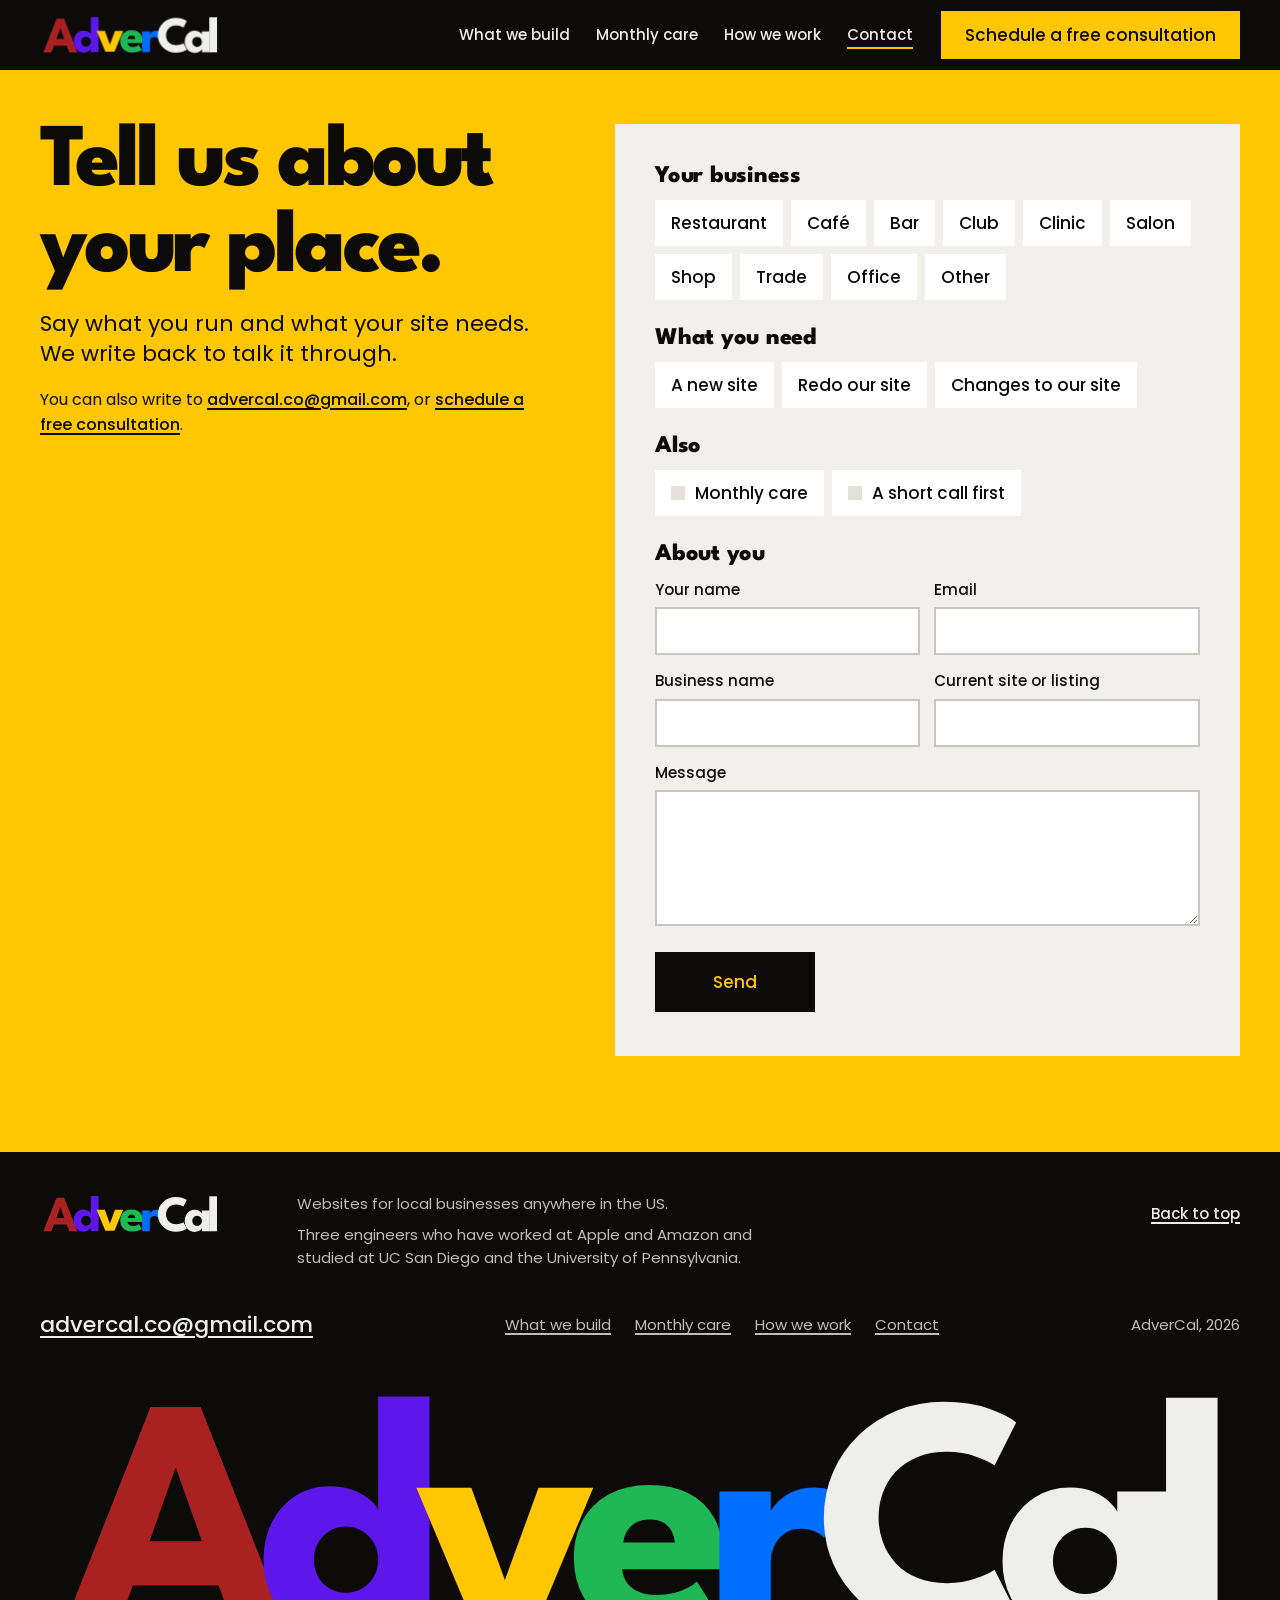
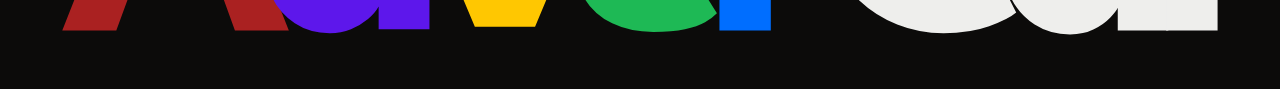
<file: contact.html>
<!doctype html>
<html lang="en">
<head>
<meta charset="utf-8">
<meta name="viewport" content="width=device-width, initial-scale=1, viewport-fit=cover">
<meta name="color-scheme" content="dark">
<meta http-equiv="Content-Security-Policy" content="default-src 'none'; script-src 'self'; style-src 'self'; font-src 'self'; img-src 'self'; connect-src https://api.web3forms.com; form-action 'self' https://api.web3forms.com; base-uri 'none'; object-src 'none'; frame-src 'none'">
<meta name="referrer" content="strict-origin-when-cross-origin">
<title>Contact, AdverCal</title>
<meta name="description" content="Tell AdverCal about your business and what your website needs, or write to advercal.co@gmail.com.">
<link rel="canonical" href="https://advercal.com/contact.html">
<meta property="og:type" content="website">
<meta property="og:site_name" content="AdverCal">
<meta property="og:url" content="https://advercal.com/contact.html">
<meta property="og:title" content="Contact, AdverCal">
<meta property="og:description" content="Tell AdverCal about your business and what your website needs, or write to advercal.co@gmail.com.">
<meta property="og:image" content="https://advercal.com/assets/og.png">
<meta property="og:image:width" content="1200">
<meta property="og:image:height" content="630">
<meta property="og:image:alt" content="The AdverCal wordmark over a neon open sign, with the line Get them in the door.">
<meta name="twitter:card" content="summary_large_image">
<meta name="theme-color" content="#0c0b0a">
<link rel="icon" href="assets/logo/favicon-a.svg" type="image/svg+xml">
<link rel="preload" href="assets/fonts/league-spartan-800.woff2" as="font" type="font/woff2" crossorigin>
<link rel="preload" href="assets/fonts/poppins-regular.woff2" as="font" type="font/woff2" crossorigin>
<link rel="stylesheet" href="assets/site.css">
<link rel="stylesheet" href="assets/contact.css">
<script src="assets/page.js" defer></script>
<script src="assets/site.js" defer></script>

</head>
<body>
<a class="skip" href="#main">Skip to the page</a>
<header class="top wrap">
  <a class="mark" href="index.html" aria-label="AdverCal home"><svg viewBox="-4.7 7.6 484.2 102" role="img" aria-label="AdverCal" focusable="false"><path class="la" d="M39.89 14.91H60.13L95.7 105H73.95L67.38 86.9H32.74L26.08 105H4.27ZM39.51 69.03H60.63L50.16 39.49H49.96Z"/><path class="ld" d="M112.24 106.14Q104.11 106.14 98.11 102.15Q92.1 98.17 88.79 91.45Q85.48 84.73 85.48 76.52Q85.48 68.3 88.79 61.58Q92.1 54.86 98.11 50.85Q104.11 46.83 112.24 46.83Q117.63 46.83 121.8 48.49Q125.97 50.16 128.55 52.44Q131.13 54.71 131.73 56.64V10.59H152.44V104.5H131.94V95.4Q130.59 97.95 127.66 100.42Q124.73 102.9 120.77 104.52Q116.8 106.14 112.24 106.14ZM118.59 89.86Q122.34 89.86 125.31 88.13Q128.28 86.39 130 83.36Q131.73 80.33 131.73 76.52Q131.73 72.71 130 69.67Q128.28 66.64 125.31 64.87Q122.34 63.11 118.59 63.11Q115.02 63.11 112.12 64.86Q109.22 66.6 107.52 69.64Q105.82 72.67 105.82 76.52Q105.82 80.36 107.52 83.4Q109.22 86.43 112.12 88.14Q115.02 89.86 118.59 89.86Z"/><path class="lv" d="M147.15 47.47H169.33L182.88 84.69L196.45 47.47H218.53L195.06 103.5H170.76Z"/><path class="le" d="M230.22 80.35Q230.45 83.39 232.14 85.73Q233.83 88.06 236.87 89.38Q239.91 90.69 244.1 90.69Q248.03 90.69 251.22 89.89Q254.41 89.09 256.76 87.84Q259.12 86.6 260.38 85.3L268.44 98.13Q266.73 99.97 263.64 101.7Q260.55 103.42 255.5 104.53Q250.45 105.64 242.74 105.64Q233.42 105.64 226.19 102.16Q218.95 98.68 214.82 91.9Q210.7 85.13 210.7 75.37Q210.7 67.18 214.28 60.59Q217.86 54.01 224.67 50.17Q231.48 46.33 241.1 46.33Q250.25 46.33 256.95 49.67Q263.66 53.02 267.31 59.6Q270.96 66.19 270.96 75.98Q270.96 76.53 270.93 78.18Q270.89 79.84 270.76 80.35ZM251.47 69.53Q251.41 67.32 250.31 65.17Q249.22 63.02 247.04 61.62Q244.85 60.22 241.41 60.22Q238 60.22 235.66 61.55Q233.32 62.88 232.09 65Q230.86 67.11 230.69 69.53Z"/><path class="lr" d="M290.18 105H269.46V48.97H290.18V57.64H289.83Q290.44 56.05 292.56 53.63Q294.67 51.21 298.48 49.27Q302.29 47.33 307.83 47.33Q311.69 47.33 314.97 48.51Q318.25 49.69 319.75 50.84L311.67 67.69Q310.77 66.49 308.33 65.25Q305.89 64.01 302.28 64.01Q298.1 64.01 295.42 66.1Q292.73 68.2 291.45 71.2Q290.18 74.19 290.18 76.89Z"/><path class="lcal" d="M361.35 85.94Q367.62 85.94 372.78 84.11Q377.94 82.27 380.47 80.49L389.2 97.81Q386.02 100.54 378.27 103.34Q370.52 106.14 359.88 106.14Q349.91 106.14 341.18 102.64Q332.45 99.15 325.77 92.84Q319.1 86.54 315.34 78.06Q311.58 69.58 311.58 59.59Q311.58 49.6 315.33 41.06Q319.08 32.51 325.73 26.17Q332.38 19.83 341.14 16.3Q349.91 12.77 359.88 12.77Q370.52 12.77 378.27 15.57Q386.02 18.37 389.2 21.1L380.47 38.42Q377.94 36.62 372.78 34.8Q367.62 32.97 361.35 32.97Q354.4 32.97 349.23 35.13Q344.05 37.29 340.57 41.02Q337.1 44.76 335.39 49.49Q333.67 54.23 333.67 59.39Q333.67 64.61 335.39 69.38Q337.1 74.15 340.57 77.89Q344.05 81.62 349.23 83.78Q354.4 85.94 361.35 85.94Z"/><path class="lcal" d="M430.18 105V95.9Q429.57 97.32 427.1 99.9Q424.64 102.49 420.54 104.56Q416.45 106.64 410.93 106.64Q402.8 106.64 396.64 102.65Q390.49 98.67 387.08 91.95Q383.67 85.23 383.67 77.02Q383.67 68.8 387.08 62.08Q390.49 55.36 396.64 51.35Q402.8 47.33 410.93 47.33Q416.25 47.33 420.18 49.01Q424.11 50.7 426.59 52.97Q429.08 55.25 429.98 57.14V48.97H450.59V105ZM404.02 77.02Q404.02 80.86 405.79 83.9Q407.57 86.93 410.53 88.64Q413.49 90.36 417.07 90.36Q420.83 90.36 423.71 88.63Q426.6 86.89 428.25 83.86Q429.9 80.83 429.9 77.02Q429.9 73.21 428.25 70.17Q426.6 67.14 423.71 65.37Q420.83 63.61 417.07 63.61Q413.49 63.61 410.53 65.36Q407.57 67.1 405.79 70.14Q404.02 73.17 404.02 77.02Z"/><path class="lcal" d="M470.46 105H449.67V11.09H470.46Z"/></svg></a>
  <nav aria-label="Pages"><a href="services.html">What we build</a><a href="care.html">Monthly care</a><a href="how.html">How we work</a><a href="contact.html" aria-current="page">Contact</a></nav>
  <a class="btn act" data-cal href="mailto:advercal.co@gmail.com?subject=Free%20consultation">Schedule a free consultation</a>
</header>

<main id="main">
  <section class="ct" aria-labelledby="hero-h">
    <div class="wrap ct-in">
      <div class="ct-intro">
        <h1 id="hero-h" aria-label="Tell us about your place."><span class="ln" aria-hidden="true"><span>Tell us about</span></span><span class="ln" aria-hidden="true"><span>your place.</span></span></h1>
        <p class="lede">Say what you run and what your site needs. We write back to talk it through.</p>
        <p class="alt">You can also write to <a href="mailto:advercal.co@gmail.com">advercal.co@gmail.com</a>, or <a data-cal href="mailto:advercal.co@gmail.com?subject=Free%20consultation">schedule a free consultation</a>.</p>
      </div>

      <div class="pane form-pane" id="form-pane">
        <form id="contact-form" action="https://api.web3forms.com/submit" method="POST">
          <input type="hidden" name="access_key" value="b4d7a1c0-5db3-4df9-bf4c-ae72e1d82dc8">
          <input type="hidden" name="subject" id="f-subject" value="Website question from a local business">
          <input type="hidden" name="from_name" value="advercal.com">
          <input type="hidden" name="redirect" value="https://advercal.com/thanks.html">
          <input type="checkbox" name="botcheck" class="botcheck" tabindex="-1" autocomplete="off" aria-hidden="true">

          <fieldset class="fs">
            <legend>Your business</legend>
            <div class="choices">
              <label class="choice"><input type="radio" name="Kind of business" value="Restaurant"><span>Restaurant</span></label>
              <label class="choice"><input type="radio" name="Kind of business" value="Cafe"><span>Caf&eacute;</span></label>
              <label class="choice"><input type="radio" name="Kind of business" value="Bar"><span>Bar</span></label>
              <label class="choice"><input type="radio" name="Kind of business" value="Club"><span>Club</span></label>
              <label class="choice"><input type="radio" name="Kind of business" value="Clinic"><span>Clinic</span></label>
              <label class="choice"><input type="radio" name="Kind of business" value="Salon"><span>Salon</span></label>
              <label class="choice"><input type="radio" name="Kind of business" value="Shop"><span>Shop</span></label>
              <label class="choice"><input type="radio" name="Kind of business" value="Trade"><span>Trade</span></label>
              <label class="choice"><input type="radio" name="Kind of business" value="Office"><span>Office</span></label>
              <label class="choice"><input type="radio" name="Kind of business" value="Other"><span>Other</span></label>
            </div>
          </fieldset>

          <fieldset class="fs">
            <legend>What you need</legend>
            <div class="choices">
              <label class="choice"><input type="radio" name="Need" value="A new site"><span>A new site</span></label>
              <label class="choice"><input type="radio" name="Need" value="Redo our site"><span>Redo our site</span></label>
              <label class="choice"><input type="radio" name="Need" value="Changes to our site"><span>Changes to our site</span></label>
            </div>
          </fieldset>

          <fieldset class="fs">
            <legend>Also</legend>
            <div class="choices">
              <label class="choice"><input type="checkbox" name="Monthly care" value="Yes"><span>Monthly care</span></label>
              <label class="choice"><input type="checkbox" name="Call first" value="Yes"><span>A short call first</span></label>
            </div>
          </fieldset>

          <fieldset class="fs">
            <legend>About you</legend>
            <div class="fields">
              <div class="field"><label for="f-name">Your name</label><input id="f-name" name="name" autocomplete="name"></div>
              <div class="field"><label for="f-email">Email</label><input id="f-email" name="email" type="email" required autocomplete="email" inputmode="email" aria-describedby="f-email-err"><p class="field-error" id="f-email-err" hidden></p></div>
              <div class="field"><label for="f-org">Business name</label><input id="f-org" name="Business name" autocomplete="organization"></div>
              <div class="field"><label for="f-site">Current site or listing</label><input id="f-site" name="Current site or listing" inputmode="url" autocomplete="url"></div>
              <div class="field wide"><label for="f-message">Message</label><textarea id="f-message" name="message" rows="5"></textarea></div>
            </div>
          </fieldset>

          <div class="form-send">
            <div class="form-status" id="form-status" role="alert"></div>
            <button class="btn big" type="submit" id="form-submit">Send</button>
          </div>
        </form>
        <div class="sent" id="form-sent" hidden>
          <h2 tabindex="-1">Thanks, it&rsquo;s sent</h2>
          <p>We&rsquo;ll reply to <span id="sent-email">your email</span>.</p>
        </div>
      </div>
    </div>
  </section>
</main>

<footer class="foot">
  <div class="wrap fr">
    <a class="mark" href="index.html" aria-label="AdverCal home"><svg viewBox="-4.7 7.6 484.2 102" role="img" aria-label="AdverCal" focusable="false"><path class="la" d="M39.89 14.91H60.13L95.7 105H73.95L67.38 86.9H32.74L26.08 105H4.27ZM39.51 69.03H60.63L50.16 39.49H49.96Z"/><path class="ld" d="M112.24 106.14Q104.11 106.14 98.11 102.15Q92.1 98.17 88.79 91.45Q85.48 84.73 85.48 76.52Q85.48 68.3 88.79 61.58Q92.1 54.86 98.11 50.85Q104.11 46.83 112.24 46.83Q117.63 46.83 121.8 48.49Q125.97 50.16 128.55 52.44Q131.13 54.71 131.73 56.64V10.59H152.44V104.5H131.94V95.4Q130.59 97.95 127.66 100.42Q124.73 102.9 120.77 104.52Q116.8 106.14 112.24 106.14ZM118.59 89.86Q122.34 89.86 125.31 88.13Q128.28 86.39 130 83.36Q131.73 80.33 131.73 76.52Q131.73 72.71 130 69.67Q128.28 66.64 125.31 64.87Q122.34 63.11 118.59 63.11Q115.02 63.11 112.12 64.86Q109.22 66.6 107.52 69.64Q105.82 72.67 105.82 76.52Q105.82 80.36 107.52 83.4Q109.22 86.43 112.12 88.14Q115.02 89.86 118.59 89.86Z"/><path class="lv" d="M147.15 47.47H169.33L182.88 84.69L196.45 47.47H218.53L195.06 103.5H170.76Z"/><path class="le" d="M230.22 80.35Q230.45 83.39 232.14 85.73Q233.83 88.06 236.87 89.38Q239.91 90.69 244.1 90.69Q248.03 90.69 251.22 89.89Q254.41 89.09 256.76 87.84Q259.12 86.6 260.38 85.3L268.44 98.13Q266.73 99.97 263.64 101.7Q260.55 103.42 255.5 104.53Q250.45 105.64 242.74 105.64Q233.42 105.64 226.19 102.16Q218.95 98.68 214.82 91.9Q210.7 85.13 210.7 75.37Q210.7 67.18 214.28 60.59Q217.86 54.01 224.67 50.17Q231.48 46.33 241.1 46.33Q250.25 46.33 256.95 49.67Q263.66 53.02 267.31 59.6Q270.96 66.19 270.96 75.98Q270.96 76.53 270.93 78.18Q270.89 79.84 270.76 80.35ZM251.47 69.53Q251.41 67.32 250.31 65.17Q249.22 63.02 247.04 61.62Q244.85 60.22 241.41 60.22Q238 60.22 235.66 61.55Q233.32 62.88 232.09 65Q230.86 67.11 230.69 69.53Z"/><path class="lr" d="M290.18 105H269.46V48.97H290.18V57.64H289.83Q290.44 56.05 292.56 53.63Q294.67 51.21 298.48 49.27Q302.29 47.33 307.83 47.33Q311.69 47.33 314.97 48.51Q318.25 49.69 319.75 50.84L311.67 67.69Q310.77 66.49 308.33 65.25Q305.89 64.01 302.28 64.01Q298.1 64.01 295.42 66.1Q292.73 68.2 291.45 71.2Q290.18 74.19 290.18 76.89Z"/><path class="lcal" d="M361.35 85.94Q367.62 85.94 372.78 84.11Q377.94 82.27 380.47 80.49L389.2 97.81Q386.02 100.54 378.27 103.34Q370.52 106.14 359.88 106.14Q349.91 106.14 341.18 102.64Q332.45 99.15 325.77 92.84Q319.1 86.54 315.34 78.06Q311.58 69.58 311.58 59.59Q311.58 49.6 315.33 41.06Q319.08 32.51 325.73 26.17Q332.38 19.83 341.14 16.3Q349.91 12.77 359.88 12.77Q370.52 12.77 378.27 15.57Q386.02 18.37 389.2 21.1L380.47 38.42Q377.94 36.62 372.78 34.8Q367.62 32.97 361.35 32.97Q354.4 32.97 349.23 35.13Q344.05 37.29 340.57 41.02Q337.1 44.76 335.39 49.49Q333.67 54.23 333.67 59.39Q333.67 64.61 335.39 69.38Q337.1 74.15 340.57 77.89Q344.05 81.62 349.23 83.78Q354.4 85.94 361.35 85.94Z"/><path class="lcal" d="M430.18 105V95.9Q429.57 97.32 427.1 99.9Q424.64 102.49 420.54 104.56Q416.45 106.64 410.93 106.64Q402.8 106.64 396.64 102.65Q390.49 98.67 387.08 91.95Q383.67 85.23 383.67 77.02Q383.67 68.8 387.08 62.08Q390.49 55.36 396.64 51.35Q402.8 47.33 410.93 47.33Q416.25 47.33 420.18 49.01Q424.11 50.7 426.59 52.97Q429.08 55.25 429.98 57.14V48.97H450.59V105ZM404.02 77.02Q404.02 80.86 405.79 83.9Q407.57 86.93 410.53 88.64Q413.49 90.36 417.07 90.36Q420.83 90.36 423.71 88.63Q426.6 86.89 428.25 83.86Q429.9 80.83 429.9 77.02Q429.9 73.21 428.25 70.17Q426.6 67.14 423.71 65.37Q420.83 63.61 417.07 63.61Q413.49 63.61 410.53 65.36Q407.57 67.1 405.79 70.14Q404.02 73.17 404.02 77.02Z"/><path class="lcal" d="M470.46 105H449.67V11.09H470.46Z"/></svg></a>
    <div class="notes">
      <p>Websites for local businesses anywhere in the US.</p>
      <p>Three engineers who have worked at Apple and Amazon and studied at UC San Diego and the University of Pennsylvania.</p>
    </div>
    <a class="up" href="#main">Back to top</a>
  </div>
  <div class="wrap meta">
    <p><a class="mail" href="mailto:advercal.co@gmail.com">advercal.co<wbr>@gmail.com</a></p>
    <p><a href="services.html">What we build</a> <a href="care.html">Monthly care</a> <a href="how.html">How we work</a> <a href="contact.html">Contact</a></p>
    <p>AdverCal, 2026</p>
  </div>
  <a class="mark big wrap" href="index.html" aria-label="AdverCal home"><svg viewBox="-4.7 7.6 484.2 102" role="img" aria-label="AdverCal" focusable="false"><path class="la" d="M39.89 14.91H60.13L95.7 105H73.95L67.38 86.9H32.74L26.08 105H4.27ZM39.51 69.03H60.63L50.16 39.49H49.96Z"/><path class="ld" d="M112.24 106.14Q104.11 106.14 98.11 102.15Q92.1 98.17 88.79 91.45Q85.48 84.73 85.48 76.52Q85.48 68.3 88.79 61.58Q92.1 54.86 98.11 50.85Q104.11 46.83 112.24 46.83Q117.63 46.83 121.8 48.49Q125.97 50.16 128.55 52.44Q131.13 54.71 131.73 56.64V10.59H152.44V104.5H131.94V95.4Q130.59 97.95 127.66 100.42Q124.73 102.9 120.77 104.52Q116.8 106.14 112.24 106.14ZM118.59 89.86Q122.34 89.86 125.31 88.13Q128.28 86.39 130 83.36Q131.73 80.33 131.73 76.52Q131.73 72.71 130 69.67Q128.28 66.64 125.31 64.87Q122.34 63.11 118.59 63.11Q115.02 63.11 112.12 64.86Q109.22 66.6 107.52 69.64Q105.82 72.67 105.82 76.52Q105.82 80.36 107.52 83.4Q109.22 86.43 112.12 88.14Q115.02 89.86 118.59 89.86Z"/><path class="lv" d="M147.15 47.47H169.33L182.88 84.69L196.45 47.47H218.53L195.06 103.5H170.76Z"/><path class="le" d="M230.22 80.35Q230.45 83.39 232.14 85.73Q233.83 88.06 236.87 89.38Q239.91 90.69 244.1 90.69Q248.03 90.69 251.22 89.89Q254.41 89.09 256.76 87.84Q259.12 86.6 260.38 85.3L268.44 98.13Q266.73 99.97 263.64 101.7Q260.55 103.42 255.5 104.53Q250.45 105.64 242.74 105.64Q233.42 105.64 226.19 102.16Q218.95 98.68 214.82 91.9Q210.7 85.13 210.7 75.37Q210.7 67.18 214.28 60.59Q217.86 54.01 224.67 50.17Q231.48 46.33 241.1 46.33Q250.25 46.33 256.95 49.67Q263.66 53.02 267.31 59.6Q270.96 66.19 270.96 75.98Q270.96 76.53 270.93 78.18Q270.89 79.84 270.76 80.35ZM251.47 69.53Q251.41 67.32 250.31 65.17Q249.22 63.02 247.04 61.62Q244.85 60.22 241.41 60.22Q238 60.22 235.66 61.55Q233.32 62.88 232.09 65Q230.86 67.11 230.69 69.53Z"/><path class="lr" d="M290.18 105H269.46V48.97H290.18V57.64H289.83Q290.44 56.05 292.56 53.63Q294.67 51.21 298.48 49.27Q302.29 47.33 307.83 47.33Q311.69 47.33 314.97 48.51Q318.25 49.69 319.75 50.84L311.67 67.69Q310.77 66.49 308.33 65.25Q305.89 64.01 302.28 64.01Q298.1 64.01 295.42 66.1Q292.73 68.2 291.45 71.2Q290.18 74.19 290.18 76.89Z"/><path class="lcal" d="M361.35 85.94Q367.62 85.94 372.78 84.11Q377.94 82.27 380.47 80.49L389.2 97.81Q386.02 100.54 378.27 103.34Q370.52 106.14 359.88 106.14Q349.91 106.14 341.18 102.64Q332.45 99.15 325.77 92.84Q319.1 86.54 315.34 78.06Q311.58 69.58 311.58 59.59Q311.58 49.6 315.33 41.06Q319.08 32.51 325.73 26.17Q332.38 19.83 341.14 16.3Q349.91 12.77 359.88 12.77Q370.52 12.77 378.27 15.57Q386.02 18.37 389.2 21.1L380.47 38.42Q377.94 36.62 372.78 34.8Q367.62 32.97 361.35 32.97Q354.4 32.97 349.23 35.13Q344.05 37.29 340.57 41.02Q337.1 44.76 335.39 49.49Q333.67 54.23 333.67 59.39Q333.67 64.61 335.39 69.38Q337.1 74.15 340.57 77.89Q344.05 81.62 349.23 83.78Q354.4 85.94 361.35 85.94Z"/><path class="lcal" d="M430.18 105V95.9Q429.57 97.32 427.1 99.9Q424.64 102.49 420.54 104.56Q416.45 106.64 410.93 106.64Q402.8 106.64 396.64 102.65Q390.49 98.67 387.08 91.95Q383.67 85.23 383.67 77.02Q383.67 68.8 387.08 62.08Q390.49 55.36 396.64 51.35Q402.8 47.33 410.93 47.33Q416.25 47.33 420.18 49.01Q424.11 50.7 426.59 52.97Q429.08 55.25 429.98 57.14V48.97H450.59V105ZM404.02 77.02Q404.02 80.86 405.79 83.9Q407.57 86.93 410.53 88.64Q413.49 90.36 417.07 90.36Q420.83 90.36 423.71 88.63Q426.6 86.89 428.25 83.86Q429.9 80.83 429.9 77.02Q429.9 73.21 428.25 70.17Q426.6 67.14 423.71 65.37Q420.83 63.61 417.07 63.61Q413.49 63.61 410.53 65.36Q407.57 67.1 405.79 70.14Q404.02 73.17 404.02 77.02Z"/><path class="lcal" d="M470.46 105H449.67V11.09H470.46Z"/></svg></a>
</footer>
<div class="dock"><a class="btn big" data-cal href="mailto:advercal.co@gmail.com?subject=Free%20consultation">Schedule a free consultation</a></div>
</body>
</html>
</file>
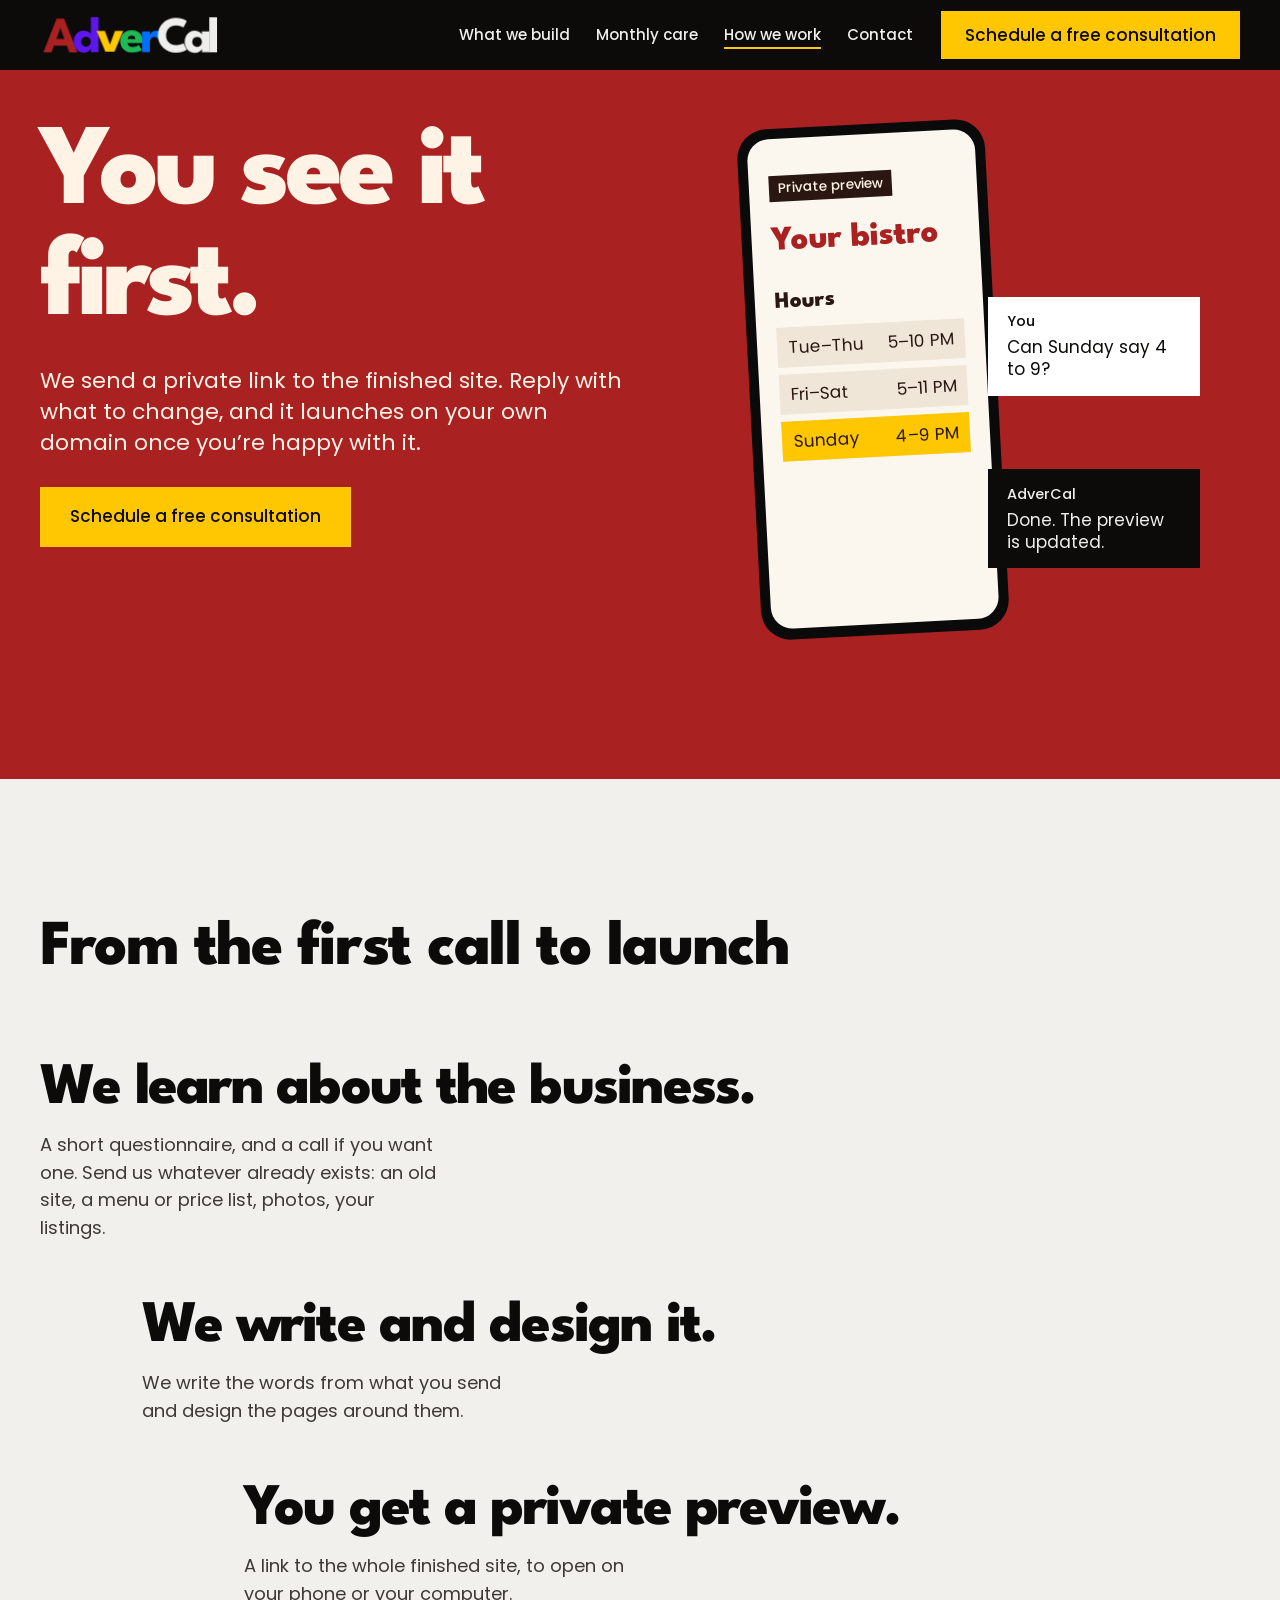
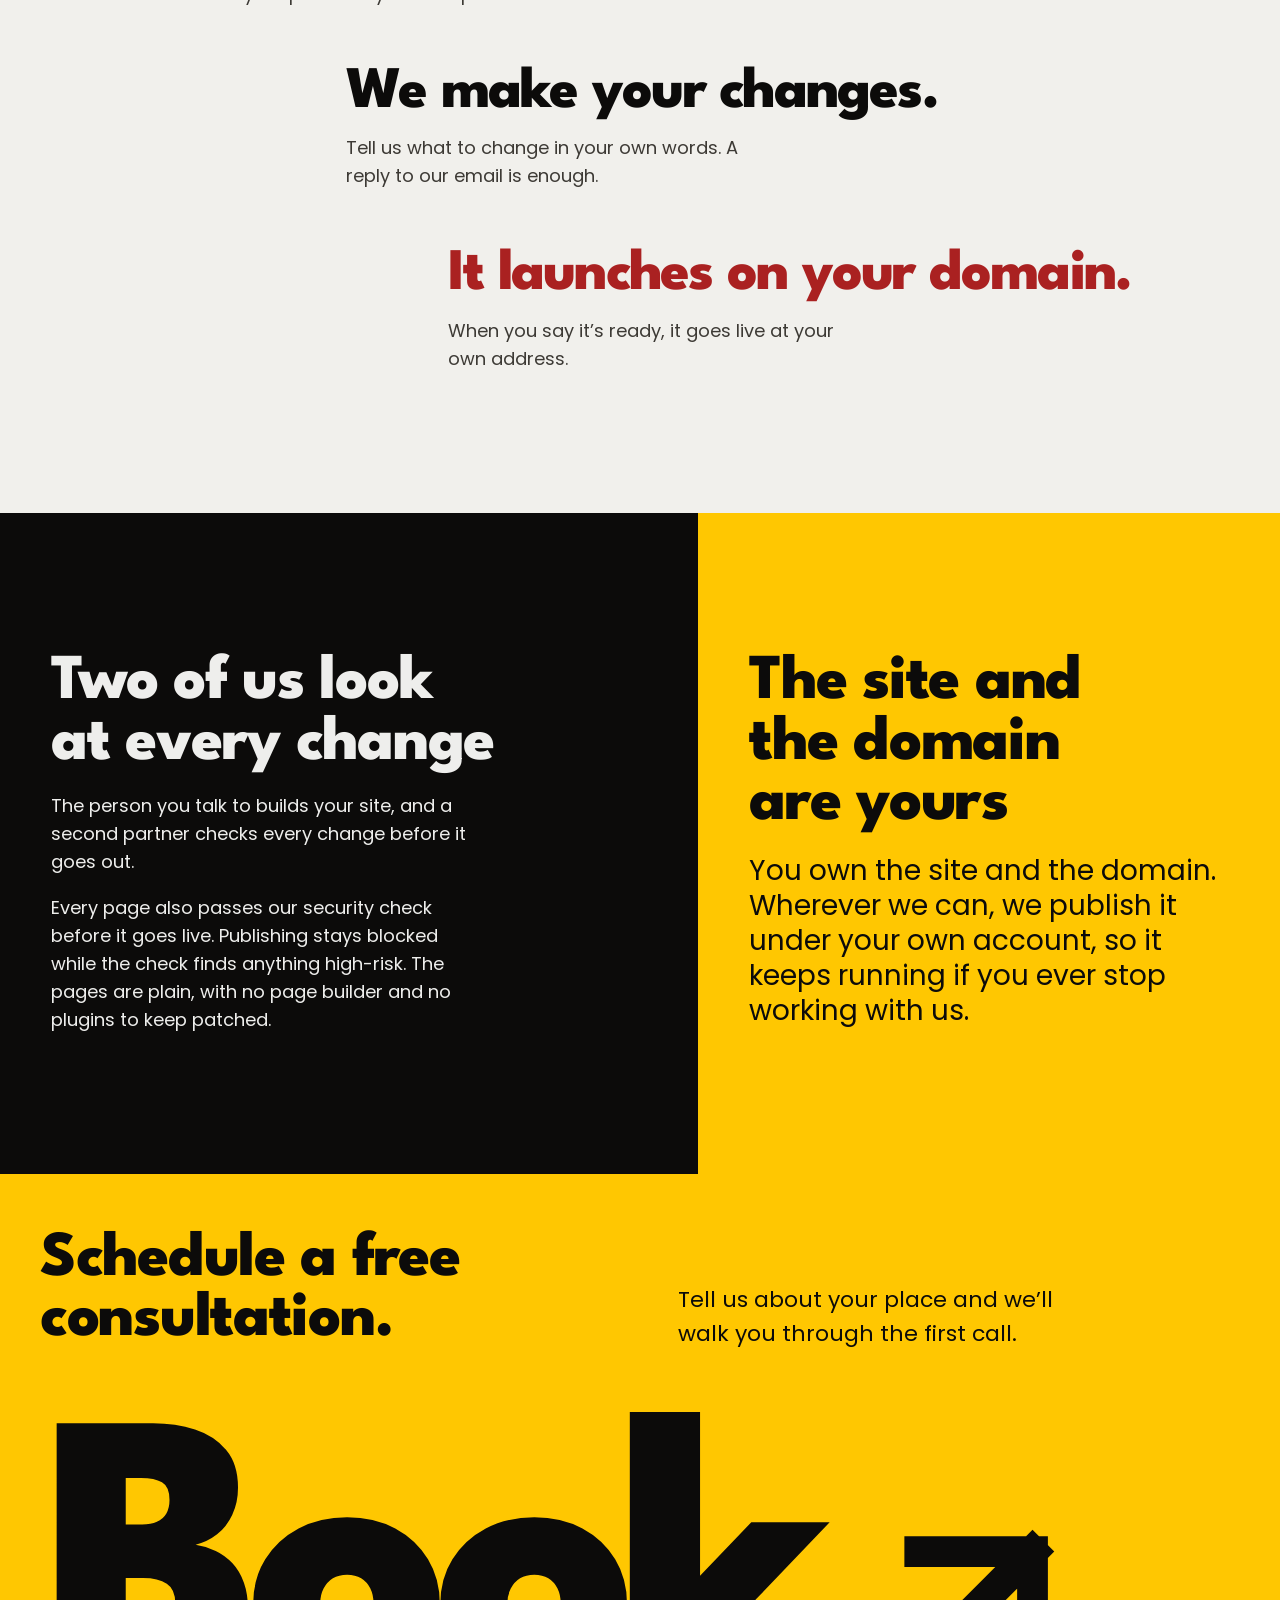
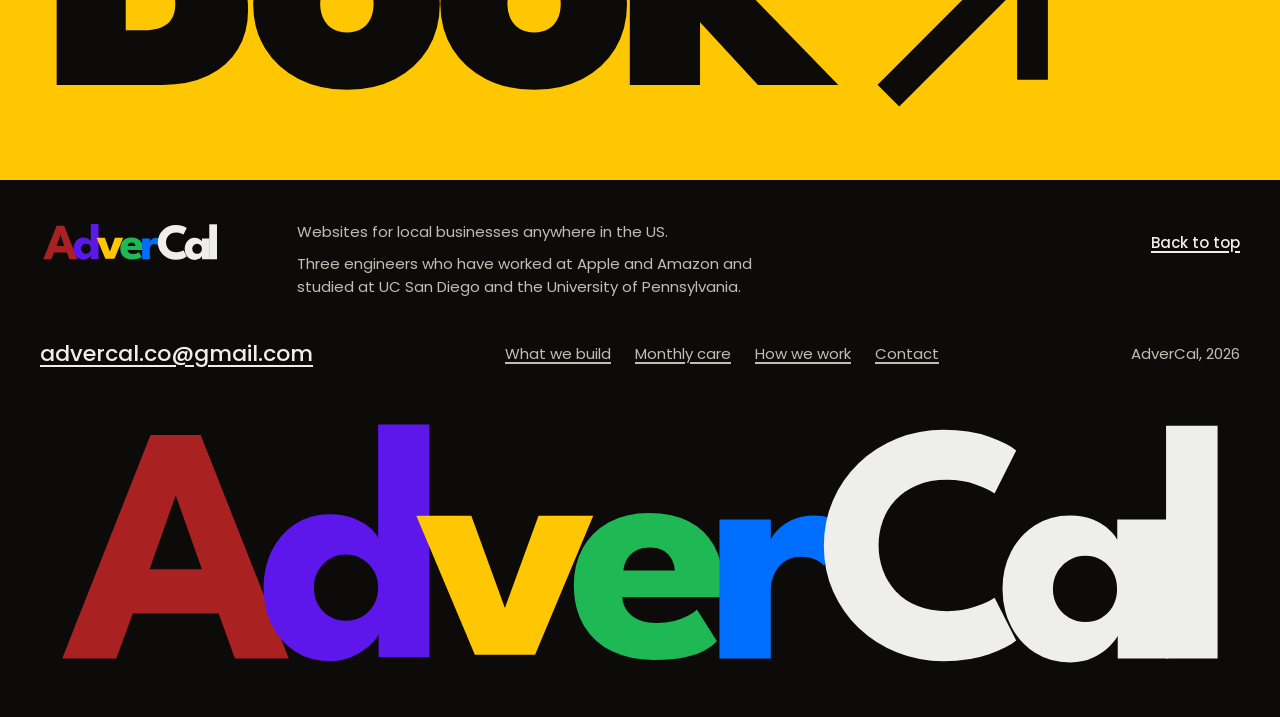
<file: how.html>
<!doctype html>
<html lang="en">
<head>
<meta charset="utf-8">
<meta name="viewport" content="width=device-width, initial-scale=1, viewport-fit=cover">
<meta name="color-scheme" content="dark">
<meta http-equiv="Content-Security-Policy" content="default-src 'none'; script-src 'self'; style-src 'self'; font-src 'self'; img-src 'self'; connect-src 'none'; form-action 'none'; base-uri 'none'; object-src 'none'; frame-src 'none'">
<meta name="referrer" content="strict-origin-when-cross-origin">
<title>How we work, AdverCal</title>
<meta name="description" content="AdverCal sends a private link to your finished site. Reply with what to change, and it launches on your own domain once you are happy with it.">
<link rel="canonical" href="https://advercal.com/how.html">
<meta property="og:type" content="website">
<meta property="og:site_name" content="AdverCal">
<meta property="og:url" content="https://advercal.com/how.html">
<meta property="og:title" content="How we work, AdverCal">
<meta property="og:description" content="AdverCal sends a private link to your finished site. Reply with what to change, and it launches on your own domain once you are happy with it.">
<meta property="og:image" content="https://advercal.com/assets/og.png">
<meta property="og:image:width" content="1200">
<meta property="og:image:height" content="630">
<meta property="og:image:alt" content="The AdverCal wordmark over a neon open sign, with the line Get them in the door.">
<meta name="twitter:card" content="summary_large_image">
<meta name="theme-color" content="#0c0b0a">
<link rel="icon" href="assets/logo/favicon-a.svg" type="image/svg+xml">
<link rel="preload" href="assets/fonts/league-spartan-800.woff2" as="font" type="font/woff2" crossorigin>
<link rel="preload" href="assets/fonts/poppins-regular.woff2" as="font" type="font/woff2" crossorigin>
<link rel="stylesheet" href="assets/site.css">
<link rel="stylesheet" href="assets/how.css">
<script src="assets/page.js" defer></script>

</head>
<body>
<a class="skip" href="#main">Skip to the page</a>
<header class="top wrap">
  <a class="mark" href="index.html" aria-label="AdverCal home"><svg viewBox="-4.7 7.6 484.2 102" role="img" aria-label="AdverCal" focusable="false"><path class="la" d="M39.89 14.91H60.13L95.7 105H73.95L67.38 86.9H32.74L26.08 105H4.27ZM39.51 69.03H60.63L50.16 39.49H49.96Z"/><path class="ld" d="M112.24 106.14Q104.11 106.14 98.11 102.15Q92.1 98.17 88.79 91.45Q85.48 84.73 85.48 76.52Q85.48 68.3 88.79 61.58Q92.1 54.86 98.11 50.85Q104.11 46.83 112.24 46.83Q117.63 46.83 121.8 48.49Q125.97 50.16 128.55 52.44Q131.13 54.71 131.73 56.64V10.59H152.44V104.5H131.94V95.4Q130.59 97.95 127.66 100.42Q124.73 102.9 120.77 104.52Q116.8 106.14 112.24 106.14ZM118.59 89.86Q122.34 89.86 125.31 88.13Q128.28 86.39 130 83.36Q131.73 80.33 131.73 76.52Q131.73 72.71 130 69.67Q128.28 66.64 125.31 64.87Q122.34 63.11 118.59 63.11Q115.02 63.11 112.12 64.86Q109.22 66.6 107.52 69.64Q105.82 72.67 105.82 76.52Q105.82 80.36 107.52 83.4Q109.22 86.43 112.12 88.14Q115.02 89.86 118.59 89.86Z"/><path class="lv" d="M147.15 47.47H169.33L182.88 84.69L196.45 47.47H218.53L195.06 103.5H170.76Z"/><path class="le" d="M230.22 80.35Q230.45 83.39 232.14 85.73Q233.83 88.06 236.87 89.38Q239.91 90.69 244.1 90.69Q248.03 90.69 251.22 89.89Q254.41 89.09 256.76 87.84Q259.12 86.6 260.38 85.3L268.44 98.13Q266.73 99.97 263.64 101.7Q260.55 103.42 255.5 104.53Q250.45 105.64 242.74 105.64Q233.42 105.64 226.19 102.16Q218.95 98.68 214.82 91.9Q210.7 85.13 210.7 75.37Q210.7 67.18 214.28 60.59Q217.86 54.01 224.67 50.17Q231.48 46.33 241.1 46.33Q250.25 46.33 256.95 49.67Q263.66 53.02 267.31 59.6Q270.96 66.19 270.96 75.98Q270.96 76.53 270.93 78.18Q270.89 79.84 270.76 80.35ZM251.47 69.53Q251.41 67.32 250.31 65.17Q249.22 63.02 247.04 61.62Q244.85 60.22 241.41 60.22Q238 60.22 235.66 61.55Q233.32 62.88 232.09 65Q230.86 67.11 230.69 69.53Z"/><path class="lr" d="M290.18 105H269.46V48.97H290.18V57.64H289.83Q290.44 56.05 292.56 53.63Q294.67 51.21 298.48 49.27Q302.29 47.33 307.83 47.33Q311.69 47.33 314.97 48.51Q318.25 49.69 319.75 50.84L311.67 67.69Q310.77 66.49 308.33 65.25Q305.89 64.01 302.28 64.01Q298.1 64.01 295.42 66.1Q292.73 68.2 291.45 71.2Q290.18 74.19 290.18 76.89Z"/><path class="lcal" d="M361.35 85.94Q367.62 85.94 372.78 84.11Q377.94 82.27 380.47 80.49L389.2 97.81Q386.02 100.54 378.27 103.34Q370.52 106.14 359.88 106.14Q349.91 106.14 341.18 102.64Q332.45 99.15 325.77 92.84Q319.1 86.54 315.34 78.06Q311.58 69.58 311.58 59.59Q311.58 49.6 315.33 41.06Q319.08 32.51 325.73 26.17Q332.38 19.83 341.14 16.3Q349.91 12.77 359.88 12.77Q370.52 12.77 378.27 15.57Q386.02 18.37 389.2 21.1L380.47 38.42Q377.94 36.62 372.78 34.8Q367.62 32.97 361.35 32.97Q354.4 32.97 349.23 35.13Q344.05 37.29 340.57 41.02Q337.1 44.76 335.39 49.49Q333.67 54.23 333.67 59.39Q333.67 64.61 335.39 69.38Q337.1 74.15 340.57 77.89Q344.05 81.62 349.23 83.78Q354.4 85.94 361.35 85.94Z"/><path class="lcal" d="M430.18 105V95.9Q429.57 97.32 427.1 99.9Q424.64 102.49 420.54 104.56Q416.45 106.64 410.93 106.64Q402.8 106.64 396.64 102.65Q390.49 98.67 387.08 91.95Q383.67 85.23 383.67 77.02Q383.67 68.8 387.08 62.08Q390.49 55.36 396.64 51.35Q402.8 47.33 410.93 47.33Q416.25 47.33 420.18 49.01Q424.11 50.7 426.59 52.97Q429.08 55.25 429.98 57.14V48.97H450.59V105ZM404.02 77.02Q404.02 80.86 405.79 83.9Q407.57 86.93 410.53 88.64Q413.49 90.36 417.07 90.36Q420.83 90.36 423.71 88.63Q426.6 86.89 428.25 83.86Q429.9 80.83 429.9 77.02Q429.9 73.21 428.25 70.17Q426.6 67.14 423.71 65.37Q420.83 63.61 417.07 63.61Q413.49 63.61 410.53 65.36Q407.57 67.1 405.79 70.14Q404.02 73.17 404.02 77.02Z"/><path class="lcal" d="M470.46 105H449.67V11.09H470.46Z"/></svg></a>
  <nav aria-label="Pages"><a href="services.html">What we build</a><a href="care.html">Monthly care</a><a href="how.html" aria-current="page">How we work</a><a href="contact.html">Contact</a></nav>
  <a class="btn act" data-cal href="mailto:advercal.co@gmail.com?subject=Free%20consultation">Schedule a free consultation</a>
</header>

<main id="main">
  <section class="ph" aria-labelledby="hero-h">
    <div class="wrap ph-in">
      <h1 id="hero-h" aria-label="You see it first."><span class="ln" aria-hidden="true"><span>You see it</span></span><span class="ln" aria-hidden="true"><span>first.</span></span></h1>
      <p class="lede">We send a private link to the finished site. Reply with what to change, and it launches on your own domain once you&rsquo;re happy with it.</p>
      <a class="btn big hero-act" data-cal href="mailto:advercal.co@gmail.com?subject=Free%20consultation">Schedule a free consultation</a>
      <div class="preview scene" data-ui role="img" aria-label="A private preview on a phone: the owner asks for Sunday to read 4 to 9, we reply that it is done, and the Sunday hours change on the site">
        <div class="phone" aria-hidden="true"><div class="scr">
          <p class="pv">Private preview</p>
          <p class="name">Your bistro</p>
          <p class="hh">Hours</p>
          <ul class="hrs">
            <li><span>Tue&ndash;Thu</span><span>5&ndash;10 PM</span></li>
            <li><span>Fri&ndash;Sat</span><span>5&ndash;11 PM</span></li>
            <li class="sun"><span>Sunday</span><span class="v"><span class="was">5&ndash;9 PM</span><span class="now">4&ndash;9 PM</span></span><i class="hl"></i></li>
          </ul>
        </div></div>
        <p class="msg you" aria-hidden="true"><b>You</b>Can Sunday say 4 to 9?</p>
        <p class="msg us" aria-hidden="true"><b>AdverCal</b>Done. The preview is updated.</p>
      </div>
    </div>
  </section>

  <section class="steps" aria-labelledby="steps-h">
    <div class="wrap">
      <h2 id="steps-h">From the first call to launch</h2>
      <ol class="stairs">
        <li class="st st1 reveal"><h3 class="line">We learn about the business.</h3><p>A short questionnaire, and a call if you want one. Send us whatever already exists: an old site, a menu or price list, photos, your listings.</p></li>
        <li class="st st2 reveal"><h3 class="line">We write and design it.</h3><p>We write the words from what you send and design the pages around them.</p></li>
        <li class="st st3 reveal"><h3 class="line">You get a private preview.</h3><p>A link to the whole finished site, to open on your phone or your computer.</p></li>
        <li class="st st4 reveal"><h3 class="line">We make your changes.</h3><p>Tell us what to change in your own words. A reply to our email is enough.</p></li>
        <li class="st st5 reveal"><h3 class="line">It launches on your domain.</h3><p>When you say it&rsquo;s ready, it goes live at your own address.</p></li>
      </ol>
    </div>
  </section>

  <section class="pledges" aria-labelledby="two-h">
    <div class="pl pl1 reveal">
      <h2 id="two-h">Two of us look at every change</h2>
      <p>The person you talk to builds your site, and a second partner checks every change before it goes out.</p>
      <p>Every page also passes our security check before it goes live. Publishing stays blocked while the check finds anything high-risk. The pages are plain, with no page builder and no plugins to keep patched.</p>
    </div>
    <div class="pl pl2 reveal">
      <h2>The site and the domain are yours</h2>
      <p>You own the site and the domain. Wherever we can, we publish it under your own account, so it keeps running if you ever stop working with us.</p>
    </div>
  </section>

  <section class="close" aria-labelledby="close-h">
    <a class="whole" data-cal href="mailto:advercal.co@gmail.com?subject=Free%20consultation">
      <h2 id="close-h">Schedule a free consultation.</h2>
      <p class="note">Tell us about your place and we&rsquo;ll walk you through the first call.</p>
      <span class="word" aria-hidden="true"><span>B</span><span>o</span><span>o</span><span>k</span><svg class="arrow" viewBox="0 0 48 48" focusable="false"><path d="M10 38L36 12M14 12H36V34"/></svg></span>
    </a>
  </section>
</main>

<footer class="foot">
  <div class="wrap fr">
    <a class="mark" href="index.html" aria-label="AdverCal home"><svg viewBox="-4.7 7.6 484.2 102" role="img" aria-label="AdverCal" focusable="false"><path class="la" d="M39.89 14.91H60.13L95.7 105H73.95L67.38 86.9H32.74L26.08 105H4.27ZM39.51 69.03H60.63L50.16 39.49H49.96Z"/><path class="ld" d="M112.24 106.14Q104.11 106.14 98.11 102.15Q92.1 98.17 88.79 91.45Q85.48 84.73 85.48 76.52Q85.48 68.3 88.79 61.58Q92.1 54.86 98.11 50.85Q104.11 46.83 112.24 46.83Q117.63 46.83 121.8 48.49Q125.97 50.16 128.55 52.44Q131.13 54.71 131.73 56.64V10.59H152.44V104.5H131.94V95.4Q130.59 97.95 127.66 100.42Q124.73 102.9 120.77 104.52Q116.8 106.14 112.24 106.14ZM118.59 89.86Q122.34 89.86 125.31 88.13Q128.28 86.39 130 83.36Q131.73 80.33 131.73 76.52Q131.73 72.71 130 69.67Q128.28 66.64 125.31 64.87Q122.34 63.11 118.59 63.11Q115.02 63.11 112.12 64.86Q109.22 66.6 107.52 69.64Q105.82 72.67 105.82 76.52Q105.82 80.36 107.52 83.4Q109.22 86.43 112.12 88.14Q115.02 89.86 118.59 89.86Z"/><path class="lv" d="M147.15 47.47H169.33L182.88 84.69L196.45 47.47H218.53L195.06 103.5H170.76Z"/><path class="le" d="M230.22 80.35Q230.45 83.39 232.14 85.73Q233.83 88.06 236.87 89.38Q239.91 90.69 244.1 90.69Q248.03 90.69 251.22 89.89Q254.41 89.09 256.76 87.84Q259.12 86.6 260.38 85.3L268.44 98.13Q266.73 99.97 263.64 101.7Q260.55 103.42 255.5 104.53Q250.45 105.64 242.74 105.64Q233.42 105.64 226.19 102.16Q218.95 98.68 214.82 91.9Q210.7 85.13 210.7 75.37Q210.7 67.18 214.28 60.59Q217.86 54.01 224.67 50.17Q231.48 46.33 241.1 46.33Q250.25 46.33 256.95 49.67Q263.66 53.02 267.31 59.6Q270.96 66.19 270.96 75.98Q270.96 76.53 270.93 78.18Q270.89 79.84 270.76 80.35ZM251.47 69.53Q251.41 67.32 250.31 65.17Q249.22 63.02 247.04 61.62Q244.85 60.22 241.41 60.22Q238 60.22 235.66 61.55Q233.32 62.88 232.09 65Q230.86 67.11 230.69 69.53Z"/><path class="lr" d="M290.18 105H269.46V48.97H290.18V57.64H289.83Q290.44 56.05 292.56 53.63Q294.67 51.21 298.48 49.27Q302.29 47.33 307.83 47.33Q311.69 47.33 314.97 48.51Q318.25 49.69 319.75 50.84L311.67 67.69Q310.77 66.49 308.33 65.25Q305.89 64.01 302.28 64.01Q298.1 64.01 295.42 66.1Q292.73 68.2 291.45 71.2Q290.18 74.19 290.18 76.89Z"/><path class="lcal" d="M361.35 85.94Q367.62 85.94 372.78 84.11Q377.94 82.27 380.47 80.49L389.2 97.81Q386.02 100.54 378.27 103.34Q370.52 106.14 359.88 106.14Q349.91 106.14 341.18 102.64Q332.45 99.15 325.77 92.84Q319.1 86.54 315.34 78.06Q311.58 69.58 311.58 59.59Q311.58 49.6 315.33 41.06Q319.08 32.51 325.73 26.17Q332.38 19.83 341.14 16.3Q349.91 12.77 359.88 12.77Q370.52 12.77 378.27 15.57Q386.02 18.37 389.2 21.1L380.47 38.42Q377.94 36.62 372.78 34.8Q367.62 32.97 361.35 32.97Q354.4 32.97 349.23 35.13Q344.05 37.29 340.57 41.02Q337.1 44.76 335.39 49.49Q333.67 54.23 333.67 59.39Q333.67 64.61 335.39 69.38Q337.1 74.15 340.57 77.89Q344.05 81.62 349.23 83.78Q354.4 85.94 361.35 85.94Z"/><path class="lcal" d="M430.18 105V95.9Q429.57 97.32 427.1 99.9Q424.64 102.49 420.54 104.56Q416.45 106.64 410.93 106.64Q402.8 106.64 396.64 102.65Q390.49 98.67 387.08 91.95Q383.67 85.23 383.67 77.02Q383.67 68.8 387.08 62.08Q390.49 55.36 396.64 51.35Q402.8 47.33 410.93 47.33Q416.25 47.33 420.18 49.01Q424.11 50.7 426.59 52.97Q429.08 55.25 429.98 57.14V48.97H450.59V105ZM404.02 77.02Q404.02 80.86 405.79 83.9Q407.57 86.93 410.53 88.64Q413.49 90.36 417.07 90.36Q420.83 90.36 423.71 88.63Q426.6 86.89 428.25 83.86Q429.9 80.83 429.9 77.02Q429.9 73.21 428.25 70.17Q426.6 67.14 423.71 65.37Q420.83 63.61 417.07 63.61Q413.49 63.61 410.53 65.36Q407.57 67.1 405.79 70.14Q404.02 73.17 404.02 77.02Z"/><path class="lcal" d="M470.46 105H449.67V11.09H470.46Z"/></svg></a>
    <div class="notes">
      <p>Websites for local businesses anywhere in the US.</p>
      <p>Three engineers who have worked at Apple and Amazon and studied at UC San Diego and the University of Pennsylvania.</p>
    </div>
    <a class="up" href="#main">Back to top</a>
  </div>
  <div class="wrap meta">
    <p><a class="mail" href="mailto:advercal.co@gmail.com">advercal.co<wbr>@gmail.com</a></p>
    <p><a href="services.html">What we build</a> <a href="care.html">Monthly care</a> <a href="how.html">How we work</a> <a href="contact.html">Contact</a></p>
    <p>AdverCal, 2026</p>
  </div>
  <a class="mark big wrap" href="index.html" aria-label="AdverCal home"><svg viewBox="-4.7 7.6 484.2 102" role="img" aria-label="AdverCal" focusable="false"><path class="la" d="M39.89 14.91H60.13L95.7 105H73.95L67.38 86.9H32.74L26.08 105H4.27ZM39.51 69.03H60.63L50.16 39.49H49.96Z"/><path class="ld" d="M112.24 106.14Q104.11 106.14 98.11 102.15Q92.1 98.17 88.79 91.45Q85.48 84.73 85.48 76.52Q85.48 68.3 88.79 61.58Q92.1 54.86 98.11 50.85Q104.11 46.83 112.24 46.83Q117.63 46.83 121.8 48.49Q125.97 50.16 128.55 52.44Q131.13 54.71 131.73 56.64V10.59H152.44V104.5H131.94V95.4Q130.59 97.95 127.66 100.42Q124.73 102.9 120.77 104.52Q116.8 106.14 112.24 106.14ZM118.59 89.86Q122.34 89.86 125.31 88.13Q128.28 86.39 130 83.36Q131.73 80.33 131.73 76.52Q131.73 72.71 130 69.67Q128.28 66.64 125.31 64.87Q122.34 63.11 118.59 63.11Q115.02 63.11 112.12 64.86Q109.22 66.6 107.52 69.64Q105.82 72.67 105.82 76.52Q105.82 80.36 107.52 83.4Q109.22 86.43 112.12 88.14Q115.02 89.86 118.59 89.86Z"/><path class="lv" d="M147.15 47.47H169.33L182.88 84.69L196.45 47.47H218.53L195.06 103.5H170.76Z"/><path class="le" d="M230.22 80.35Q230.45 83.39 232.14 85.73Q233.83 88.06 236.87 89.38Q239.91 90.69 244.1 90.69Q248.03 90.69 251.22 89.89Q254.41 89.09 256.76 87.84Q259.12 86.6 260.38 85.3L268.44 98.13Q266.73 99.97 263.64 101.7Q260.55 103.42 255.5 104.53Q250.45 105.64 242.74 105.64Q233.42 105.64 226.19 102.16Q218.95 98.68 214.82 91.9Q210.7 85.13 210.7 75.37Q210.7 67.18 214.28 60.59Q217.86 54.01 224.67 50.17Q231.48 46.33 241.1 46.33Q250.25 46.33 256.95 49.67Q263.66 53.02 267.31 59.6Q270.96 66.19 270.96 75.98Q270.96 76.53 270.93 78.18Q270.89 79.84 270.76 80.35ZM251.47 69.53Q251.41 67.32 250.31 65.17Q249.22 63.02 247.04 61.62Q244.85 60.22 241.41 60.22Q238 60.22 235.66 61.55Q233.32 62.88 232.09 65Q230.86 67.11 230.69 69.53Z"/><path class="lr" d="M290.18 105H269.46V48.97H290.18V57.64H289.83Q290.44 56.05 292.56 53.63Q294.67 51.21 298.48 49.27Q302.29 47.33 307.83 47.33Q311.69 47.33 314.97 48.51Q318.25 49.69 319.75 50.84L311.67 67.69Q310.77 66.49 308.33 65.25Q305.89 64.01 302.28 64.01Q298.1 64.01 295.42 66.1Q292.73 68.2 291.45 71.2Q290.18 74.19 290.18 76.89Z"/><path class="lcal" d="M361.35 85.94Q367.62 85.94 372.78 84.11Q377.94 82.27 380.47 80.49L389.2 97.81Q386.02 100.54 378.27 103.34Q370.52 106.14 359.88 106.14Q349.91 106.14 341.18 102.64Q332.45 99.15 325.77 92.84Q319.1 86.54 315.34 78.06Q311.58 69.58 311.58 59.59Q311.58 49.6 315.33 41.06Q319.08 32.51 325.73 26.17Q332.38 19.83 341.14 16.3Q349.91 12.77 359.88 12.77Q370.52 12.77 378.27 15.57Q386.02 18.37 389.2 21.1L380.47 38.42Q377.94 36.62 372.78 34.8Q367.62 32.97 361.35 32.97Q354.4 32.97 349.23 35.13Q344.05 37.29 340.57 41.02Q337.1 44.76 335.39 49.49Q333.67 54.23 333.67 59.39Q333.67 64.61 335.39 69.38Q337.1 74.15 340.57 77.89Q344.05 81.62 349.23 83.78Q354.4 85.94 361.35 85.94Z"/><path class="lcal" d="M430.18 105V95.9Q429.57 97.32 427.1 99.9Q424.64 102.49 420.54 104.56Q416.45 106.64 410.93 106.64Q402.8 106.64 396.64 102.65Q390.49 98.67 387.08 91.95Q383.67 85.23 383.67 77.02Q383.67 68.8 387.08 62.08Q390.49 55.36 396.64 51.35Q402.8 47.33 410.93 47.33Q416.25 47.33 420.18 49.01Q424.11 50.7 426.59 52.97Q429.08 55.25 429.98 57.14V48.97H450.59V105ZM404.02 77.02Q404.02 80.86 405.79 83.9Q407.57 86.93 410.53 88.64Q413.49 90.36 417.07 90.36Q420.83 90.36 423.71 88.63Q426.6 86.89 428.25 83.86Q429.9 80.83 429.9 77.02Q429.9 73.21 428.25 70.17Q426.6 67.14 423.71 65.37Q420.83 63.61 417.07 63.61Q413.49 63.61 410.53 65.36Q407.57 67.1 405.79 70.14Q404.02 73.17 404.02 77.02Z"/><path class="lcal" d="M470.46 105H449.67V11.09H470.46Z"/></svg></a>
</footer>
<div class="dock"><a class="btn big" data-cal href="mailto:advercal.co@gmail.com?subject=Free%20consultation">Schedule a free consultation</a></div>
</body>
</html>
</file>
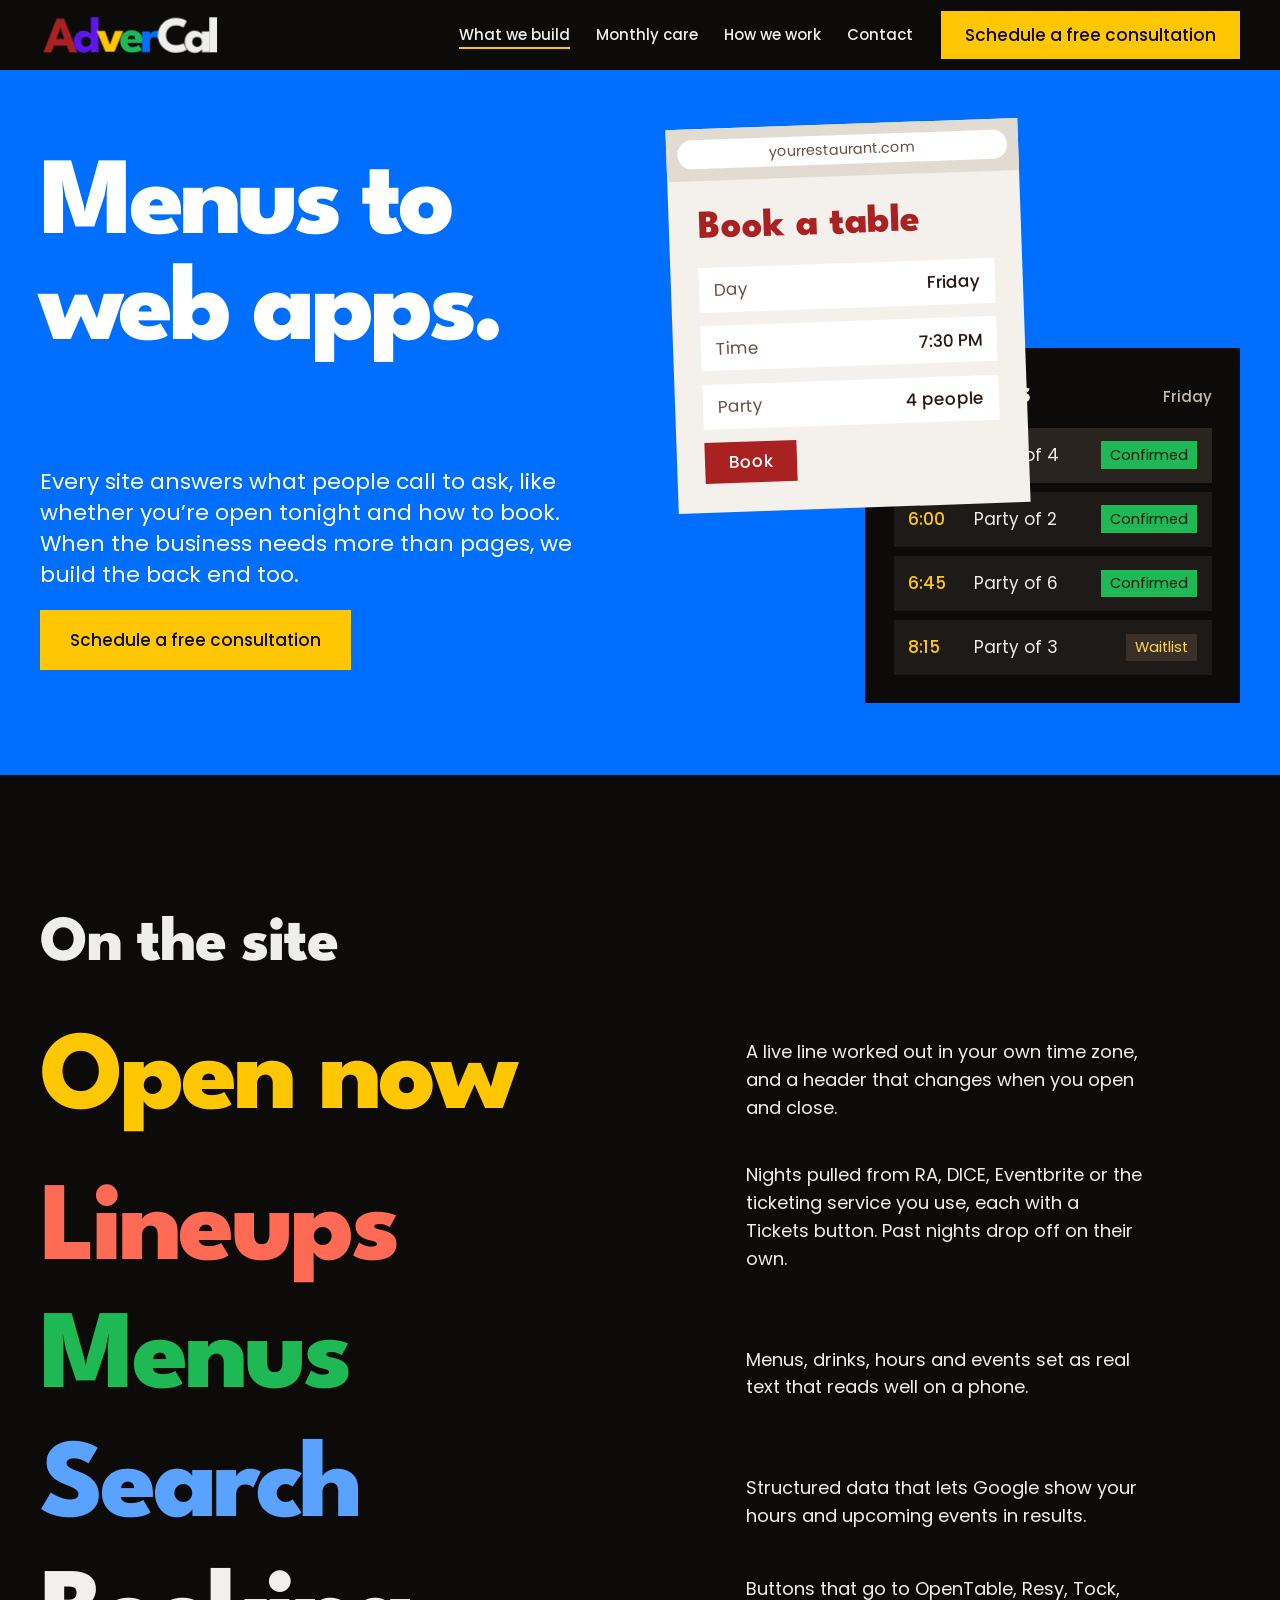
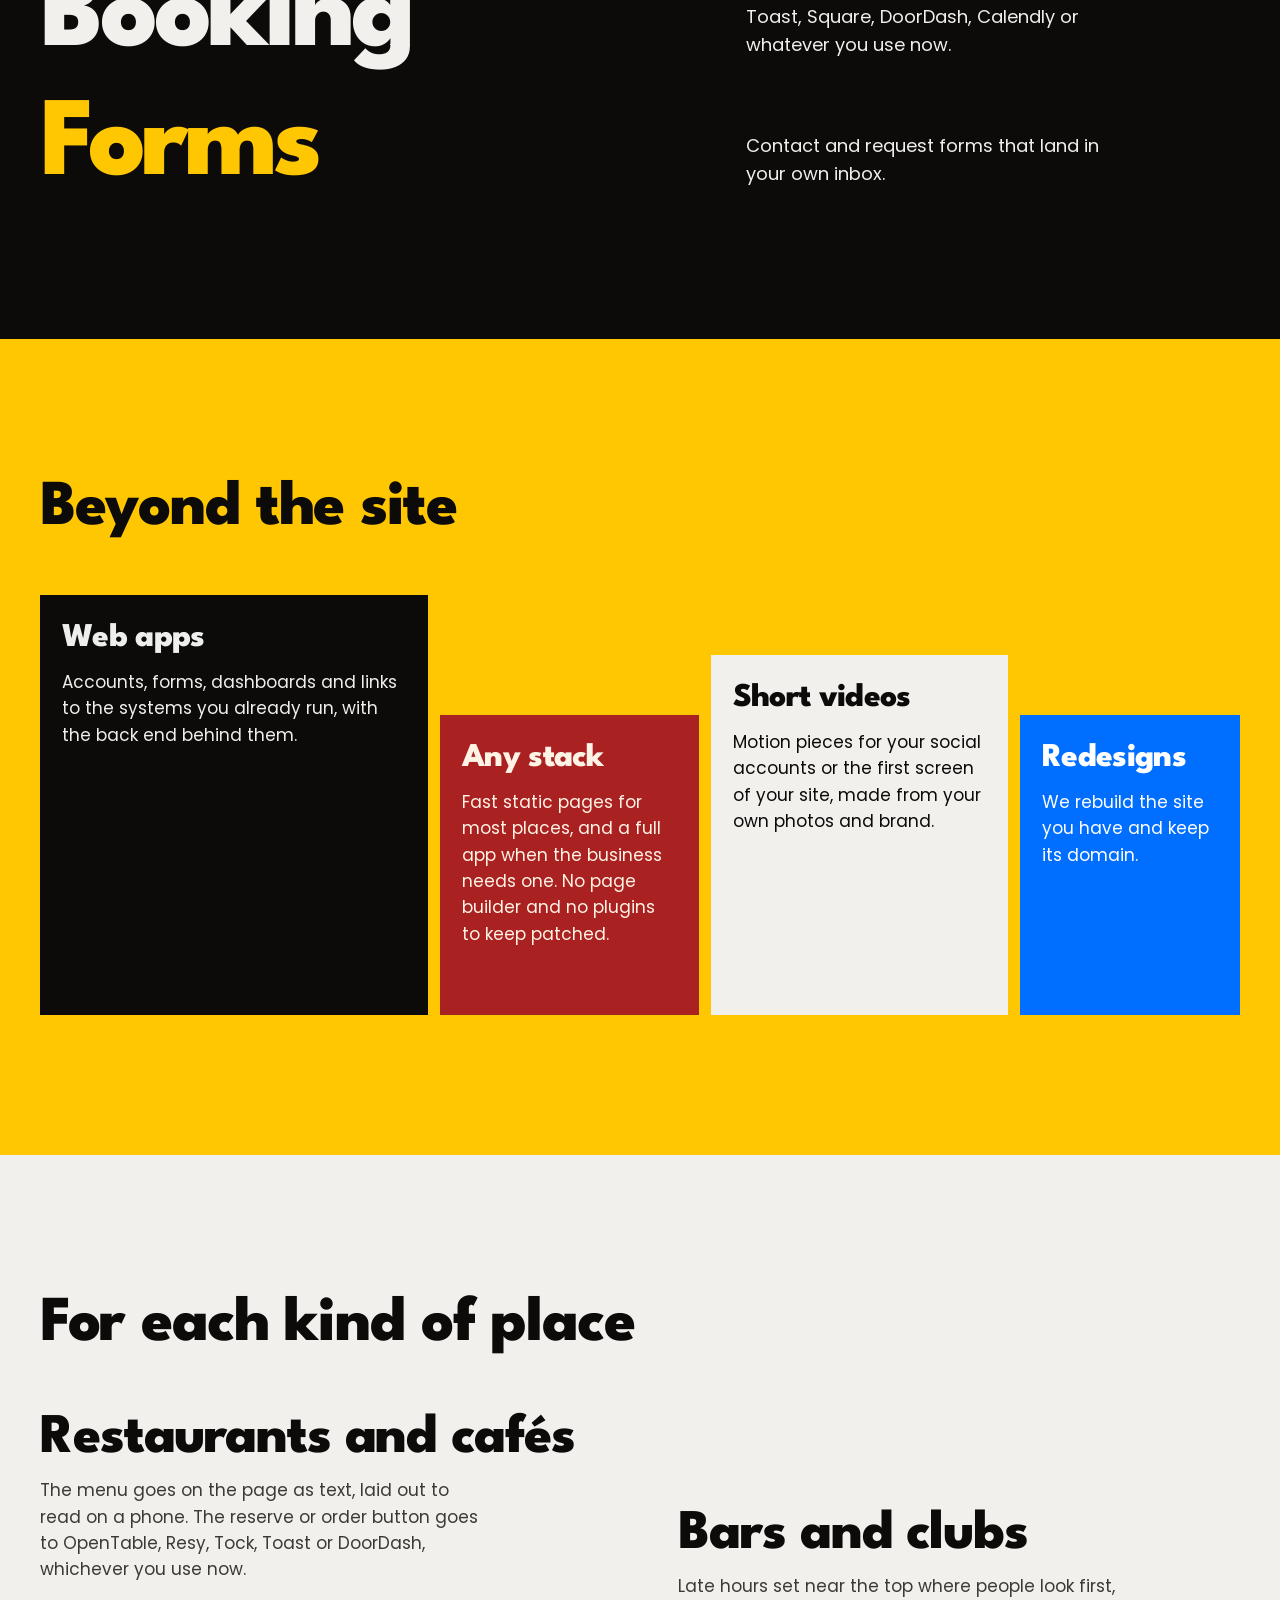
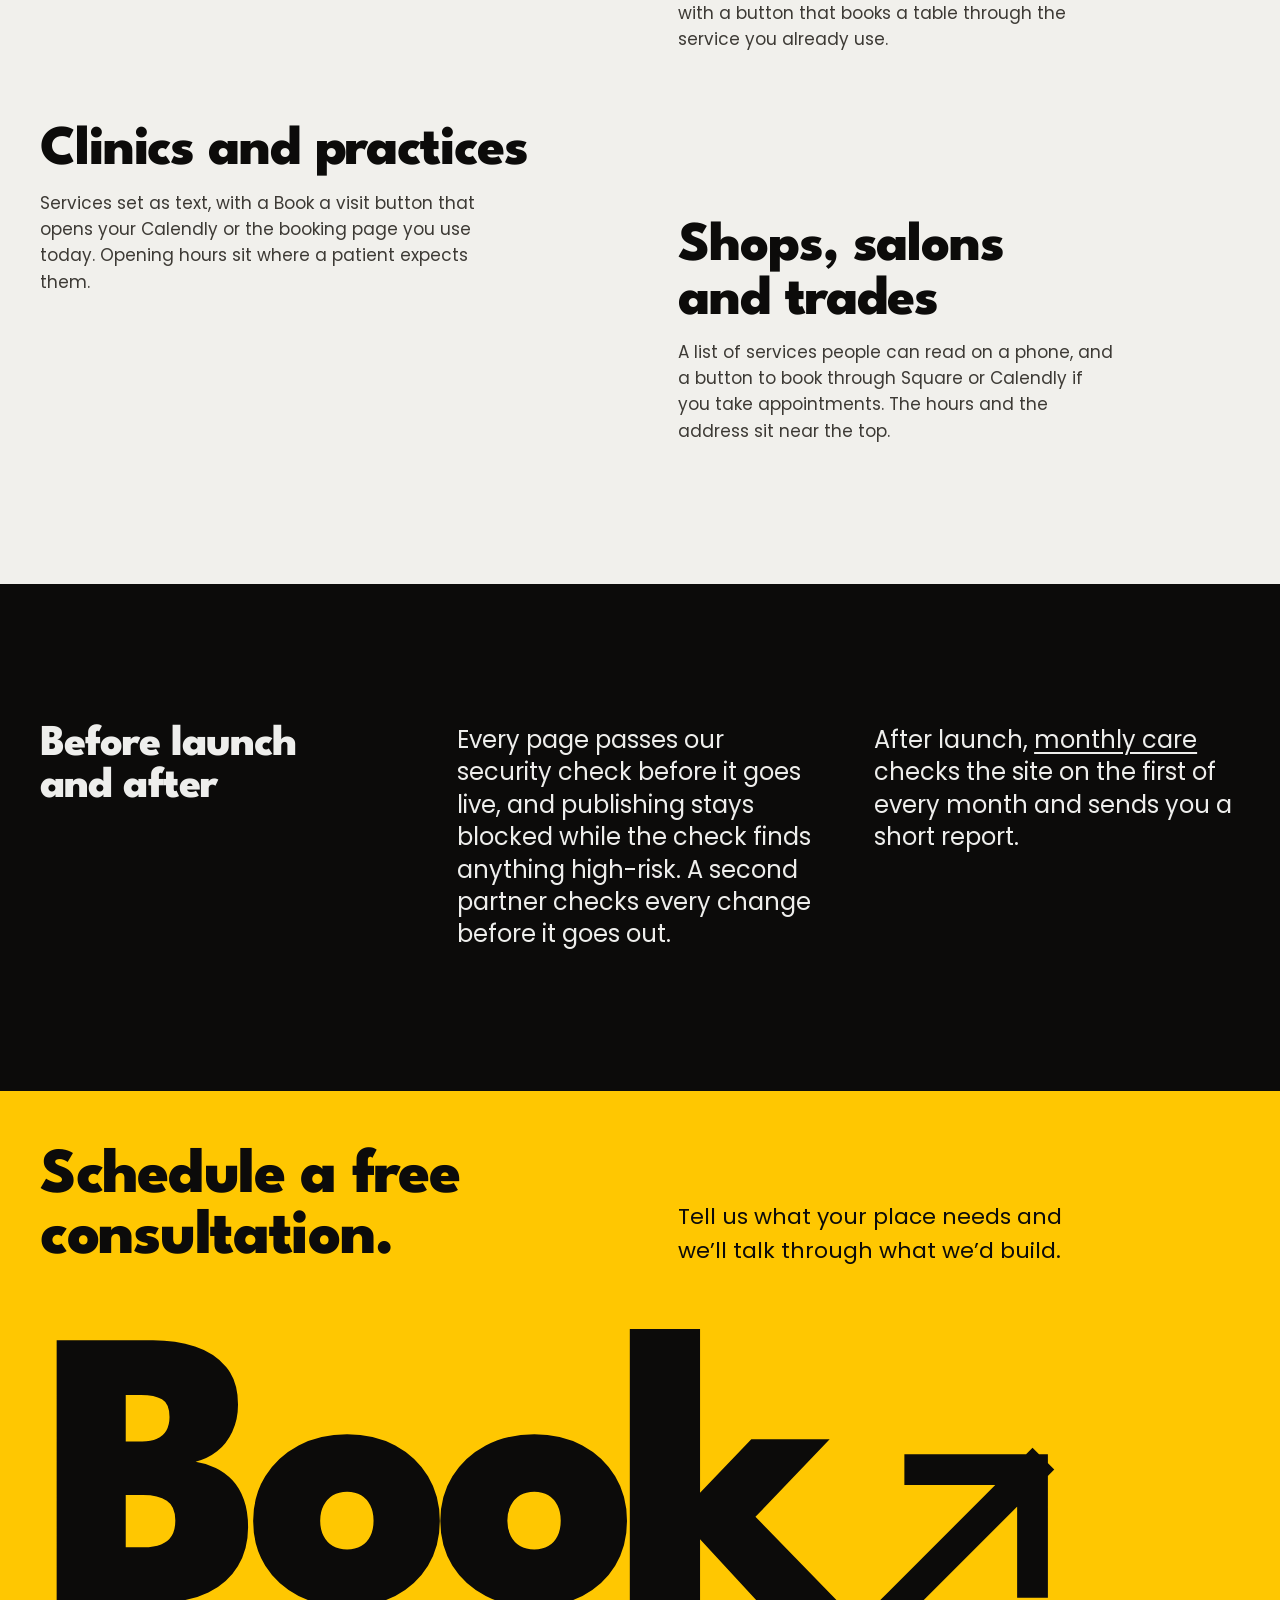
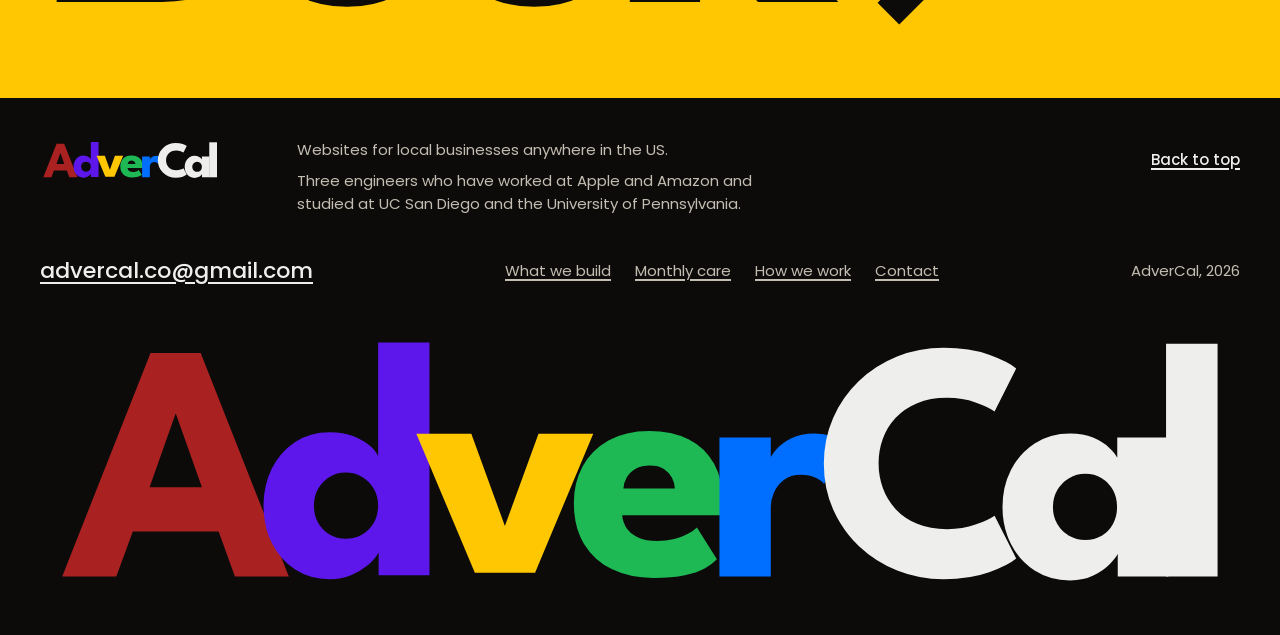
<file: services.html>
<!doctype html>
<html lang="en">
<head>
<meta charset="utf-8">
<meta name="viewport" content="width=device-width, initial-scale=1, viewport-fit=cover">
<meta name="color-scheme" content="dark">
<meta http-equiv="Content-Security-Policy" content="default-src 'none'; script-src 'self'; style-src 'self'; font-src 'self'; img-src 'self'; connect-src 'none'; form-action 'none'; base-uri 'none'; object-src 'none'; frame-src 'none'">
<meta name="referrer" content="strict-origin-when-cross-origin">
<title>What we build, AdverCal</title>
<meta name="description" content="Websites for local businesses that answer what people call to ask, and the web apps behind them when a business needs more than pages.">
<link rel="canonical" href="https://advercal.com/services.html">
<meta property="og:type" content="website">
<meta property="og:site_name" content="AdverCal">
<meta property="og:url" content="https://advercal.com/services.html">
<meta property="og:title" content="What we build, AdverCal">
<meta property="og:description" content="Websites for local businesses that answer what people call to ask, and the web apps behind them when a business needs more than pages.">
<meta property="og:image" content="https://advercal.com/assets/og.png">
<meta property="og:image:width" content="1200">
<meta property="og:image:height" content="630">
<meta property="og:image:alt" content="The AdverCal wordmark over a neon open sign, with the line Get them in the door.">
<meta name="twitter:card" content="summary_large_image">
<meta name="theme-color" content="#0c0b0a">
<link rel="icon" href="assets/logo/favicon-a.svg" type="image/svg+xml">
<link rel="preload" href="assets/fonts/league-spartan-800.woff2" as="font" type="font/woff2" crossorigin>
<link rel="preload" href="assets/fonts/poppins-regular.woff2" as="font" type="font/woff2" crossorigin>
<link rel="stylesheet" href="assets/site.css">
<link rel="stylesheet" href="assets/build.css">
<script src="assets/page.js" defer></script>

</head>
<body>
<a class="skip" href="#main">Skip to the page</a>
<header class="top wrap">
  <a class="mark" href="index.html" aria-label="AdverCal home"><svg viewBox="-4.7 7.6 484.2 102" role="img" aria-label="AdverCal" focusable="false"><path class="la" d="M39.89 14.91H60.13L95.7 105H73.95L67.38 86.9H32.74L26.08 105H4.27ZM39.51 69.03H60.63L50.16 39.49H49.96Z"/><path class="ld" d="M112.24 106.14Q104.11 106.14 98.11 102.15Q92.1 98.17 88.79 91.45Q85.48 84.73 85.48 76.52Q85.48 68.3 88.79 61.58Q92.1 54.86 98.11 50.85Q104.11 46.83 112.24 46.83Q117.63 46.83 121.8 48.49Q125.97 50.16 128.55 52.44Q131.13 54.71 131.73 56.64V10.59H152.44V104.5H131.94V95.4Q130.59 97.95 127.66 100.42Q124.73 102.9 120.77 104.52Q116.8 106.14 112.24 106.14ZM118.59 89.86Q122.34 89.86 125.31 88.13Q128.28 86.39 130 83.36Q131.73 80.33 131.73 76.52Q131.73 72.71 130 69.67Q128.28 66.64 125.31 64.87Q122.34 63.11 118.59 63.11Q115.02 63.11 112.12 64.86Q109.22 66.6 107.52 69.64Q105.82 72.67 105.82 76.52Q105.82 80.36 107.52 83.4Q109.22 86.43 112.12 88.14Q115.02 89.86 118.59 89.86Z"/><path class="lv" d="M147.15 47.47H169.33L182.88 84.69L196.45 47.47H218.53L195.06 103.5H170.76Z"/><path class="le" d="M230.22 80.35Q230.45 83.39 232.14 85.73Q233.83 88.06 236.87 89.38Q239.91 90.69 244.1 90.69Q248.03 90.69 251.22 89.89Q254.41 89.09 256.76 87.84Q259.12 86.6 260.38 85.3L268.44 98.13Q266.73 99.97 263.64 101.7Q260.55 103.42 255.5 104.53Q250.45 105.64 242.74 105.64Q233.42 105.64 226.19 102.16Q218.95 98.68 214.82 91.9Q210.7 85.13 210.7 75.37Q210.7 67.18 214.28 60.59Q217.86 54.01 224.67 50.17Q231.48 46.33 241.1 46.33Q250.25 46.33 256.95 49.67Q263.66 53.02 267.31 59.6Q270.96 66.19 270.96 75.98Q270.96 76.53 270.93 78.18Q270.89 79.84 270.76 80.35ZM251.47 69.53Q251.41 67.32 250.31 65.17Q249.22 63.02 247.04 61.62Q244.85 60.22 241.41 60.22Q238 60.22 235.66 61.55Q233.32 62.88 232.09 65Q230.86 67.11 230.69 69.53Z"/><path class="lr" d="M290.18 105H269.46V48.97H290.18V57.64H289.83Q290.44 56.05 292.56 53.63Q294.67 51.21 298.48 49.27Q302.29 47.33 307.83 47.33Q311.69 47.33 314.97 48.51Q318.25 49.69 319.75 50.84L311.67 67.69Q310.77 66.49 308.33 65.25Q305.89 64.01 302.28 64.01Q298.1 64.01 295.42 66.1Q292.73 68.2 291.45 71.2Q290.18 74.19 290.18 76.89Z"/><path class="lcal" d="M361.35 85.94Q367.62 85.94 372.78 84.11Q377.94 82.27 380.47 80.49L389.2 97.81Q386.02 100.54 378.27 103.34Q370.52 106.14 359.88 106.14Q349.91 106.14 341.18 102.64Q332.45 99.15 325.77 92.84Q319.1 86.54 315.34 78.06Q311.58 69.58 311.58 59.59Q311.58 49.6 315.33 41.06Q319.08 32.51 325.73 26.17Q332.38 19.83 341.14 16.3Q349.91 12.77 359.88 12.77Q370.52 12.77 378.27 15.57Q386.02 18.37 389.2 21.1L380.47 38.42Q377.94 36.62 372.78 34.8Q367.62 32.97 361.35 32.97Q354.4 32.97 349.23 35.13Q344.05 37.29 340.57 41.02Q337.1 44.76 335.39 49.49Q333.67 54.23 333.67 59.39Q333.67 64.61 335.39 69.38Q337.1 74.15 340.57 77.89Q344.05 81.62 349.23 83.78Q354.4 85.94 361.35 85.94Z"/><path class="lcal" d="M430.18 105V95.9Q429.57 97.32 427.1 99.9Q424.64 102.49 420.54 104.56Q416.45 106.64 410.93 106.64Q402.8 106.64 396.64 102.65Q390.49 98.67 387.08 91.95Q383.67 85.23 383.67 77.02Q383.67 68.8 387.08 62.08Q390.49 55.36 396.64 51.35Q402.8 47.33 410.93 47.33Q416.25 47.33 420.18 49.01Q424.11 50.7 426.59 52.97Q429.08 55.25 429.98 57.14V48.97H450.59V105ZM404.02 77.02Q404.02 80.86 405.79 83.9Q407.57 86.93 410.53 88.64Q413.49 90.36 417.07 90.36Q420.83 90.36 423.71 88.63Q426.6 86.89 428.25 83.86Q429.9 80.83 429.9 77.02Q429.9 73.21 428.25 70.17Q426.6 67.14 423.71 65.37Q420.83 63.61 417.07 63.61Q413.49 63.61 410.53 65.36Q407.57 67.1 405.79 70.14Q404.02 73.17 404.02 77.02Z"/><path class="lcal" d="M470.46 105H449.67V11.09H470.46Z"/></svg></a>
  <nav aria-label="Pages"><a href="services.html" aria-current="page">What we build</a><a href="care.html">Monthly care</a><a href="how.html">How we work</a><a href="contact.html">Contact</a></nav>
  <a class="btn act" data-cal href="mailto:advercal.co@gmail.com?subject=Free%20consultation">Schedule a free consultation</a>
</header>

<main id="main">
  <section class="ph" aria-labelledby="hero-h">
    <div class="wrap ph-in">
      <h1 id="hero-h" aria-label="Menus to web apps."><span class="ln" aria-hidden="true"><span>Menus to</span></span><span class="ln" aria-hidden="true"><span>web apps.</span></span></h1>
      <div class="ph-copy">
        <p class="lede">Every site answers what people call to ask, like whether you&rsquo;re open tonight and how to book. When the business needs more than pages, we build the back end too.</p>
        <a class="btn big hero-act on-blue" data-cal href="mailto:advercal.co@gmail.com?subject=Free%20consultation">Schedule a free consultation</a>
      </div>
      <div class="pair scene" data-ui role="img" aria-label="A restaurant&rsquo;s booking form is sent, and the booking lands at the top of the restaurant&rsquo;s own bookings app">
        <div class="front" aria-hidden="true">
          <p class="bar"><span>yourrestaurant.com</span></p>
          <div class="pg">
            <p class="name">Book a table</p>
            <p class="field"><span>Day</span><b>Friday</b></p>
            <p class="field"><span>Time</span><b>7:30 PM</b></p>
            <p class="field"><span>Party</span><b>4 people</b></p>
            <p class="go">Book</p>
          </div>
        </div>
        <div class="back" aria-hidden="true">
          <p class="ah">Bookings<span>Friday</span></p>
          <ul class="rows">
            <li class="new"><b>7:30</b><span>Party of 4</span><i>Confirmed</i></li>
            <li><b>6:00</b><span>Party of 2</span><i>Confirmed</i></li>
            <li><b>6:45</b><span>Party of 6</span><i>Confirmed</i></li>
            <li><b>8:15</b><span>Party of 3</span><i class="w">Waitlist</i></li>
          </ul>
        </div>
      </div>
    </div>
  </section>

  <section class="onsite" aria-labelledby="onsite-h">
    <div class="wrap">
      <h2 id="onsite-h">On the site</h2>
      <dl class="big-list">
        <div class="reveal"><dt>Open now</dt><dd>A live line worked out in your own time zone, and a header that changes when you open and close.</dd></div>
        <div class="reveal"><dt>Lineups</dt><dd>Nights pulled from RA, DICE, Eventbrite or the ticketing service you use, each with a Tickets button. Past nights drop off on their own.</dd></div>
        <div class="reveal"><dt>Menus</dt><dd>Menus, drinks, hours and events set as real text that reads well on a phone.</dd></div>
        <div class="reveal"><dt>Search</dt><dd>Structured data that lets Google show your hours and upcoming events in results.</dd></div>
        <div class="reveal"><dt>Booking</dt><dd>Buttons that go to OpenTable, Resy, Tock, Toast, Square, DoorDash, Calendly or whatever you use now.</dd></div>
        <div class="reveal"><dt>Forms</dt><dd>Contact and request forms that land in your own inbox.</dd></div>
      </dl>
    </div>
  </section>

  <section class="beyond" aria-labelledby="beyond-h">
    <div class="wrap">
      <h2 id="beyond-h">Beyond the site</h2>
      <div class="panels reveal">
        <div class="pn pn1"><h3>Web apps</h3><p>Accounts, forms, dashboards and links to the systems you already run, with the back end behind them.</p></div>
        <div class="pn pn2"><h3>Any stack</h3><p>Fast static pages for most places, and a full app when the business needs one. No page builder and no plugins to keep patched.</p></div>
        <div class="pn pn3"><h3>Short videos</h3><p>Motion pieces for your social accounts or the first screen of your site, made from your own photos and brand.</p></div>
        <div class="pn pn4"><h3>Redesigns</h3><p>We rebuild the site you have and keep its domain.</p></div>
      </div>
    </div>
  </section>

  <section class="kinds" aria-labelledby="kinds-h">
    <div class="wrap">
      <h2 id="kinds-h">For each kind of place</h2>
      <div class="kind-grid">
        <div class="kd reveal"><h3>Restaurants and caf&eacute;s</h3><p>The menu goes on the page as text, laid out to read on a phone. The reserve or order button goes to OpenTable, Resy, Tock, Toast or DoorDash, whichever you use now.</p></div>
        <div class="kd reveal"><h3>Bars and clubs</h3><p>Late hours set near the top where people look first, with a button that books a table through the service you already use.</p></div>
        <div class="kd reveal"><h3>Clinics and practices</h3><p>Services set as text, with a Book a visit button that opens your Calendly or the booking page you use today. Opening hours sit where a patient expects them.</p></div>
        <div class="kd reveal"><h3>Shops, salons and trades</h3><p>A list of services people can read on a phone, and a button to book through Square or Calendly if you take appointments. The hours and the address sit near the top.</p></div>
      </div>
    </div>
  </section>

  <section class="launch" aria-labelledby="launch-h">
    <div class="wrap launch-in">
      <h2 id="launch-h">Before launch and after</h2>
      <p>Every page passes our security check before it goes live, and publishing stays blocked while the check finds anything high-risk. A second partner checks every change before it goes out.</p>
      <p>After launch, <a href="care.html">monthly care</a> checks the site on the first of every month and sends you a short report.</p>
    </div>
  </section>

  <section class="close" aria-labelledby="close-h">
    <a class="whole" data-cal href="mailto:advercal.co@gmail.com?subject=Free%20consultation">
      <h2 id="close-h">Schedule a free consultation.</h2>
      <p class="note">Tell us what your place needs and we&rsquo;ll talk through what we&rsquo;d build.</p>
      <span class="word" aria-hidden="true"><span>B</span><span>o</span><span>o</span><span>k</span><svg class="arrow" viewBox="0 0 48 48" focusable="false"><path d="M10 38L36 12M14 12H36V34"/></svg></span>
    </a>
  </section>
</main>

<footer class="foot">
  <div class="wrap fr">
    <a class="mark" href="index.html" aria-label="AdverCal home"><svg viewBox="-4.7 7.6 484.2 102" role="img" aria-label="AdverCal" focusable="false"><path class="la" d="M39.89 14.91H60.13L95.7 105H73.95L67.38 86.9H32.74L26.08 105H4.27ZM39.51 69.03H60.63L50.16 39.49H49.96Z"/><path class="ld" d="M112.24 106.14Q104.11 106.14 98.11 102.15Q92.1 98.17 88.79 91.45Q85.48 84.73 85.48 76.52Q85.48 68.3 88.79 61.58Q92.1 54.86 98.11 50.85Q104.11 46.83 112.24 46.83Q117.63 46.83 121.8 48.49Q125.97 50.16 128.55 52.44Q131.13 54.71 131.73 56.64V10.59H152.44V104.5H131.94V95.4Q130.59 97.95 127.66 100.42Q124.73 102.9 120.77 104.52Q116.8 106.14 112.24 106.14ZM118.59 89.86Q122.34 89.86 125.31 88.13Q128.28 86.39 130 83.36Q131.73 80.33 131.73 76.52Q131.73 72.71 130 69.67Q128.28 66.64 125.31 64.87Q122.34 63.11 118.59 63.11Q115.02 63.11 112.12 64.86Q109.22 66.6 107.52 69.64Q105.82 72.67 105.82 76.52Q105.82 80.36 107.52 83.4Q109.22 86.43 112.12 88.14Q115.02 89.86 118.59 89.86Z"/><path class="lv" d="M147.15 47.47H169.33L182.88 84.69L196.45 47.47H218.53L195.06 103.5H170.76Z"/><path class="le" d="M230.22 80.35Q230.45 83.39 232.14 85.73Q233.83 88.06 236.87 89.38Q239.91 90.69 244.1 90.69Q248.03 90.69 251.22 89.89Q254.41 89.09 256.76 87.84Q259.12 86.6 260.38 85.3L268.44 98.13Q266.73 99.97 263.64 101.7Q260.55 103.42 255.5 104.53Q250.45 105.64 242.74 105.64Q233.42 105.64 226.19 102.16Q218.95 98.68 214.82 91.9Q210.7 85.13 210.7 75.37Q210.7 67.18 214.28 60.59Q217.86 54.01 224.67 50.17Q231.48 46.33 241.1 46.33Q250.25 46.33 256.95 49.67Q263.66 53.02 267.31 59.6Q270.96 66.19 270.96 75.98Q270.96 76.53 270.93 78.18Q270.89 79.84 270.76 80.35ZM251.47 69.53Q251.41 67.32 250.31 65.17Q249.22 63.02 247.04 61.62Q244.85 60.22 241.41 60.22Q238 60.22 235.66 61.55Q233.32 62.88 232.09 65Q230.86 67.11 230.69 69.53Z"/><path class="lr" d="M290.18 105H269.46V48.97H290.18V57.64H289.83Q290.44 56.05 292.56 53.63Q294.67 51.21 298.48 49.27Q302.29 47.33 307.83 47.33Q311.69 47.33 314.97 48.51Q318.25 49.69 319.75 50.84L311.67 67.69Q310.77 66.49 308.33 65.25Q305.89 64.01 302.28 64.01Q298.1 64.01 295.42 66.1Q292.73 68.2 291.45 71.2Q290.18 74.19 290.18 76.89Z"/><path class="lcal" d="M361.35 85.94Q367.62 85.94 372.78 84.11Q377.94 82.27 380.47 80.49L389.2 97.81Q386.02 100.54 378.27 103.34Q370.52 106.14 359.88 106.14Q349.91 106.14 341.18 102.64Q332.45 99.15 325.77 92.84Q319.1 86.54 315.34 78.06Q311.58 69.58 311.58 59.59Q311.58 49.6 315.33 41.06Q319.08 32.51 325.73 26.17Q332.38 19.83 341.14 16.3Q349.91 12.77 359.88 12.77Q370.52 12.77 378.27 15.57Q386.02 18.37 389.2 21.1L380.47 38.42Q377.94 36.62 372.78 34.8Q367.62 32.97 361.35 32.97Q354.4 32.97 349.23 35.13Q344.05 37.29 340.57 41.02Q337.1 44.76 335.39 49.49Q333.67 54.23 333.67 59.39Q333.67 64.61 335.39 69.38Q337.1 74.15 340.57 77.89Q344.05 81.62 349.23 83.78Q354.4 85.94 361.35 85.94Z"/><path class="lcal" d="M430.18 105V95.9Q429.57 97.32 427.1 99.9Q424.64 102.49 420.54 104.56Q416.45 106.64 410.93 106.64Q402.8 106.64 396.64 102.65Q390.49 98.67 387.08 91.95Q383.67 85.23 383.67 77.02Q383.67 68.8 387.08 62.08Q390.49 55.36 396.64 51.35Q402.8 47.33 410.93 47.33Q416.25 47.33 420.18 49.01Q424.11 50.7 426.59 52.97Q429.08 55.25 429.98 57.14V48.97H450.59V105ZM404.02 77.02Q404.02 80.86 405.79 83.9Q407.57 86.93 410.53 88.64Q413.49 90.36 417.07 90.36Q420.83 90.36 423.71 88.63Q426.6 86.89 428.25 83.86Q429.9 80.83 429.9 77.02Q429.9 73.21 428.25 70.17Q426.6 67.14 423.71 65.37Q420.83 63.61 417.07 63.61Q413.49 63.61 410.53 65.36Q407.57 67.1 405.79 70.14Q404.02 73.17 404.02 77.02Z"/><path class="lcal" d="M470.46 105H449.67V11.09H470.46Z"/></svg></a>
    <div class="notes">
      <p>Websites for local businesses anywhere in the US.</p>
      <p>Three engineers who have worked at Apple and Amazon and studied at UC San Diego and the University of Pennsylvania.</p>
    </div>
    <a class="up" href="#main">Back to top</a>
  </div>
  <div class="wrap meta">
    <p><a class="mail" href="mailto:advercal.co@gmail.com">advercal.co<wbr>@gmail.com</a></p>
    <p><a href="services.html">What we build</a> <a href="care.html">Monthly care</a> <a href="how.html">How we work</a> <a href="contact.html">Contact</a></p>
    <p>AdverCal, 2026</p>
  </div>
  <a class="mark big wrap" href="index.html" aria-label="AdverCal home"><svg viewBox="-4.7 7.6 484.2 102" role="img" aria-label="AdverCal" focusable="false"><path class="la" d="M39.89 14.91H60.13L95.7 105H73.95L67.38 86.9H32.74L26.08 105H4.27ZM39.51 69.03H60.63L50.16 39.49H49.96Z"/><path class="ld" d="M112.24 106.14Q104.11 106.14 98.11 102.15Q92.1 98.17 88.79 91.45Q85.48 84.73 85.48 76.52Q85.48 68.3 88.79 61.58Q92.1 54.86 98.11 50.85Q104.11 46.83 112.24 46.83Q117.63 46.83 121.8 48.49Q125.97 50.16 128.55 52.44Q131.13 54.71 131.73 56.64V10.59H152.44V104.5H131.94V95.4Q130.59 97.95 127.66 100.42Q124.73 102.9 120.77 104.52Q116.8 106.14 112.24 106.14ZM118.59 89.86Q122.34 89.86 125.31 88.13Q128.28 86.39 130 83.36Q131.73 80.33 131.73 76.52Q131.73 72.71 130 69.67Q128.28 66.64 125.31 64.87Q122.34 63.11 118.59 63.11Q115.02 63.11 112.12 64.86Q109.22 66.6 107.52 69.64Q105.82 72.67 105.82 76.52Q105.82 80.36 107.52 83.4Q109.22 86.43 112.12 88.14Q115.02 89.86 118.59 89.86Z"/><path class="lv" d="M147.15 47.47H169.33L182.88 84.69L196.45 47.47H218.53L195.06 103.5H170.76Z"/><path class="le" d="M230.22 80.35Q230.45 83.39 232.14 85.73Q233.83 88.06 236.87 89.38Q239.91 90.69 244.1 90.69Q248.03 90.69 251.22 89.89Q254.41 89.09 256.76 87.84Q259.12 86.6 260.38 85.3L268.44 98.13Q266.73 99.97 263.64 101.7Q260.55 103.42 255.5 104.53Q250.45 105.64 242.74 105.64Q233.42 105.64 226.19 102.16Q218.95 98.68 214.82 91.9Q210.7 85.13 210.7 75.37Q210.7 67.18 214.28 60.59Q217.86 54.01 224.67 50.17Q231.48 46.33 241.1 46.33Q250.25 46.33 256.95 49.67Q263.66 53.02 267.31 59.6Q270.96 66.19 270.96 75.98Q270.96 76.53 270.93 78.18Q270.89 79.84 270.76 80.35ZM251.47 69.53Q251.41 67.32 250.31 65.17Q249.22 63.02 247.04 61.62Q244.85 60.22 241.41 60.22Q238 60.22 235.66 61.55Q233.32 62.88 232.09 65Q230.86 67.11 230.69 69.53Z"/><path class="lr" d="M290.18 105H269.46V48.97H290.18V57.64H289.83Q290.44 56.05 292.56 53.63Q294.67 51.21 298.48 49.27Q302.29 47.33 307.83 47.33Q311.69 47.33 314.97 48.51Q318.25 49.69 319.75 50.84L311.67 67.69Q310.77 66.49 308.33 65.25Q305.89 64.01 302.28 64.01Q298.1 64.01 295.42 66.1Q292.73 68.2 291.45 71.2Q290.18 74.19 290.18 76.89Z"/><path class="lcal" d="M361.35 85.94Q367.62 85.94 372.78 84.11Q377.94 82.27 380.47 80.49L389.2 97.81Q386.02 100.54 378.27 103.34Q370.52 106.14 359.88 106.14Q349.91 106.14 341.18 102.64Q332.45 99.15 325.77 92.84Q319.1 86.54 315.34 78.06Q311.58 69.58 311.58 59.59Q311.58 49.6 315.33 41.06Q319.08 32.51 325.73 26.17Q332.38 19.83 341.14 16.3Q349.91 12.77 359.88 12.77Q370.52 12.77 378.27 15.57Q386.02 18.37 389.2 21.1L380.47 38.42Q377.94 36.62 372.78 34.8Q367.62 32.97 361.35 32.97Q354.4 32.97 349.23 35.13Q344.05 37.29 340.57 41.02Q337.1 44.76 335.39 49.49Q333.67 54.23 333.67 59.39Q333.67 64.61 335.39 69.38Q337.1 74.15 340.57 77.89Q344.05 81.62 349.23 83.78Q354.4 85.94 361.35 85.94Z"/><path class="lcal" d="M430.18 105V95.9Q429.57 97.32 427.1 99.9Q424.64 102.49 420.54 104.56Q416.45 106.64 410.93 106.64Q402.8 106.64 396.64 102.65Q390.49 98.67 387.08 91.95Q383.67 85.23 383.67 77.02Q383.67 68.8 387.08 62.08Q390.49 55.36 396.64 51.35Q402.8 47.33 410.93 47.33Q416.25 47.33 420.18 49.01Q424.11 50.7 426.59 52.97Q429.08 55.25 429.98 57.14V48.97H450.59V105ZM404.02 77.02Q404.02 80.86 405.79 83.9Q407.57 86.93 410.53 88.64Q413.49 90.36 417.07 90.36Q420.83 90.36 423.71 88.63Q426.6 86.89 428.25 83.86Q429.9 80.83 429.9 77.02Q429.9 73.21 428.25 70.17Q426.6 67.14 423.71 65.37Q420.83 63.61 417.07 63.61Q413.49 63.61 410.53 65.36Q407.57 67.1 405.79 70.14Q404.02 73.17 404.02 77.02Z"/><path class="lcal" d="M470.46 105H449.67V11.09H470.46Z"/></svg></a>
</footer>
<div class="dock"><a class="btn big" data-cal href="mailto:advercal.co@gmail.com?subject=Free%20consultation">Schedule a free consultation</a></div>
</body>
</html>
</file>
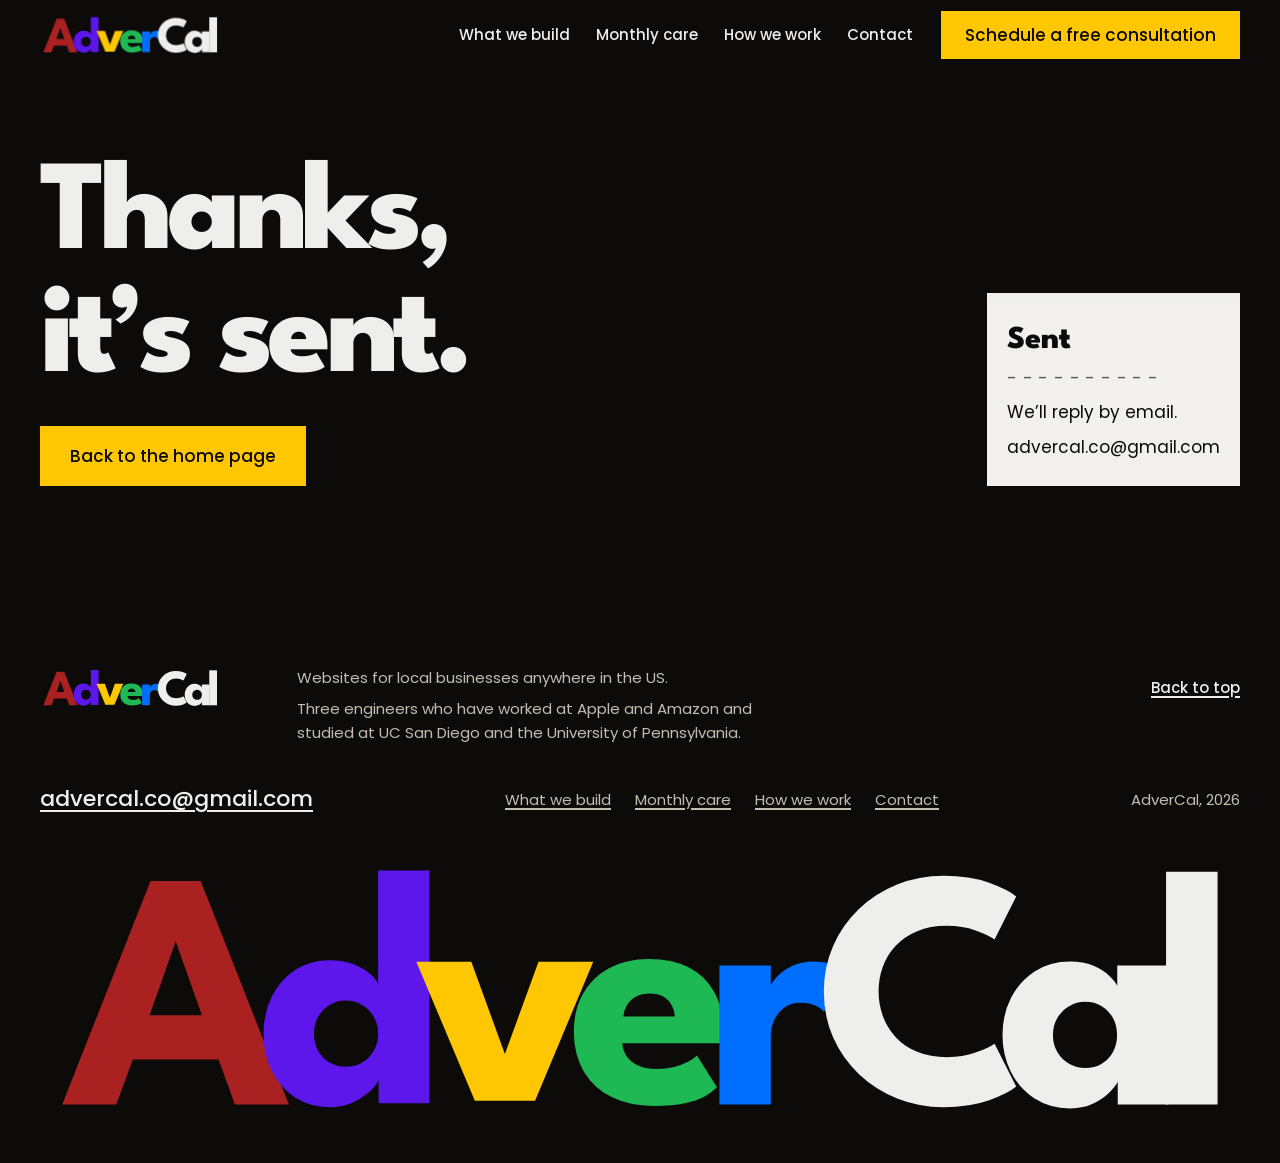
<file: thanks.html>
<!doctype html>
<html lang="en">
<head>
<meta charset="utf-8">
<meta name="viewport" content="width=device-width, initial-scale=1, viewport-fit=cover">
<meta name="color-scheme" content="dark">
<meta http-equiv="Content-Security-Policy" content="default-src 'none'; script-src 'self'; style-src 'self'; font-src 'self'; img-src 'self'; connect-src 'none'; form-action 'none'; base-uri 'none'; object-src 'none'; frame-src 'none'">
<meta name="referrer" content="strict-origin-when-cross-origin">
<title>Sent, AdverCal</title>
<meta name="description" content="Your message reached AdverCal. We will reply by email.">
<meta name="robots" content="noindex">
<link rel="canonical" href="https://advercal.com/thanks.html">
<meta property="og:type" content="website">
<meta property="og:site_name" content="AdverCal">
<meta property="og:url" content="https://advercal.com/thanks.html">
<meta property="og:title" content="Sent, AdverCal">
<meta property="og:description" content="Your message reached AdverCal. We will reply by email.">
<meta property="og:image" content="https://advercal.com/assets/og.png">
<meta property="og:image:width" content="1200">
<meta property="og:image:height" content="630">
<meta property="og:image:alt" content="The AdverCal wordmark over a neon open sign, with the line Get them in the door.">
<meta name="twitter:card" content="summary_large_image">
<meta name="theme-color" content="#0c0b0a">
<link rel="icon" href="assets/logo/favicon-a.svg" type="image/svg+xml">
<link rel="preload" href="assets/fonts/league-spartan-800.woff2" as="font" type="font/woff2" crossorigin>
<link rel="preload" href="assets/fonts/poppins-regular.woff2" as="font" type="font/woff2" crossorigin>
<link rel="stylesheet" href="assets/site.css">
<link rel="stylesheet" href="assets/contact.css">
<script src="assets/page.js" defer></script>

</head>
<body>
<a class="skip" href="#main">Skip to the page</a>
<header class="top wrap">
  <a class="mark" href="index.html" aria-label="AdverCal home"><svg viewBox="-4.7 7.6 484.2 102" role="img" aria-label="AdverCal" focusable="false"><path class="la" d="M39.89 14.91H60.13L95.7 105H73.95L67.38 86.9H32.74L26.08 105H4.27ZM39.51 69.03H60.63L50.16 39.49H49.96Z"/><path class="ld" d="M112.24 106.14Q104.11 106.14 98.11 102.15Q92.1 98.17 88.79 91.45Q85.48 84.73 85.48 76.52Q85.48 68.3 88.79 61.58Q92.1 54.86 98.11 50.85Q104.11 46.83 112.24 46.83Q117.63 46.83 121.8 48.49Q125.97 50.16 128.55 52.44Q131.13 54.71 131.73 56.64V10.59H152.44V104.5H131.94V95.4Q130.59 97.95 127.66 100.42Q124.73 102.9 120.77 104.52Q116.8 106.14 112.24 106.14ZM118.59 89.86Q122.34 89.86 125.31 88.13Q128.28 86.39 130 83.36Q131.73 80.33 131.73 76.52Q131.73 72.71 130 69.67Q128.28 66.64 125.31 64.87Q122.34 63.11 118.59 63.11Q115.02 63.11 112.12 64.86Q109.22 66.6 107.52 69.64Q105.82 72.67 105.82 76.52Q105.82 80.36 107.52 83.4Q109.22 86.43 112.12 88.14Q115.02 89.86 118.59 89.86Z"/><path class="lv" d="M147.15 47.47H169.33L182.88 84.69L196.45 47.47H218.53L195.06 103.5H170.76Z"/><path class="le" d="M230.22 80.35Q230.45 83.39 232.14 85.73Q233.83 88.06 236.87 89.38Q239.91 90.69 244.1 90.69Q248.03 90.69 251.22 89.89Q254.41 89.09 256.76 87.84Q259.12 86.6 260.38 85.3L268.44 98.13Q266.73 99.97 263.64 101.7Q260.55 103.42 255.5 104.53Q250.45 105.64 242.74 105.64Q233.42 105.64 226.19 102.16Q218.95 98.68 214.82 91.9Q210.7 85.13 210.7 75.37Q210.7 67.18 214.28 60.59Q217.86 54.01 224.67 50.17Q231.48 46.33 241.1 46.33Q250.25 46.33 256.95 49.67Q263.66 53.02 267.31 59.6Q270.96 66.19 270.96 75.98Q270.96 76.53 270.93 78.18Q270.89 79.84 270.76 80.35ZM251.47 69.53Q251.41 67.32 250.31 65.17Q249.22 63.02 247.04 61.62Q244.85 60.22 241.41 60.22Q238 60.22 235.66 61.55Q233.32 62.88 232.09 65Q230.86 67.11 230.69 69.53Z"/><path class="lr" d="M290.18 105H269.46V48.97H290.18V57.64H289.83Q290.44 56.05 292.56 53.63Q294.67 51.21 298.48 49.27Q302.29 47.33 307.83 47.33Q311.69 47.33 314.97 48.51Q318.25 49.69 319.75 50.84L311.67 67.69Q310.77 66.49 308.33 65.25Q305.89 64.01 302.28 64.01Q298.1 64.01 295.42 66.1Q292.73 68.2 291.45 71.2Q290.18 74.19 290.18 76.89Z"/><path class="lcal" d="M361.35 85.94Q367.62 85.94 372.78 84.11Q377.94 82.27 380.47 80.49L389.2 97.81Q386.02 100.54 378.27 103.34Q370.52 106.14 359.88 106.14Q349.91 106.14 341.18 102.64Q332.45 99.15 325.77 92.84Q319.1 86.54 315.34 78.06Q311.58 69.58 311.58 59.59Q311.58 49.6 315.33 41.06Q319.08 32.51 325.73 26.17Q332.38 19.83 341.14 16.3Q349.91 12.77 359.88 12.77Q370.52 12.77 378.27 15.57Q386.02 18.37 389.2 21.1L380.47 38.42Q377.94 36.62 372.78 34.8Q367.62 32.97 361.35 32.97Q354.4 32.97 349.23 35.13Q344.05 37.29 340.57 41.02Q337.1 44.76 335.39 49.49Q333.67 54.23 333.67 59.39Q333.67 64.61 335.39 69.38Q337.1 74.15 340.57 77.89Q344.05 81.62 349.23 83.78Q354.4 85.94 361.35 85.94Z"/><path class="lcal" d="M430.18 105V95.9Q429.57 97.32 427.1 99.9Q424.64 102.49 420.54 104.56Q416.45 106.64 410.93 106.64Q402.8 106.64 396.64 102.65Q390.49 98.67 387.08 91.95Q383.67 85.23 383.67 77.02Q383.67 68.8 387.08 62.08Q390.49 55.36 396.64 51.35Q402.8 47.33 410.93 47.33Q416.25 47.33 420.18 49.01Q424.11 50.7 426.59 52.97Q429.08 55.25 429.98 57.14V48.97H450.59V105ZM404.02 77.02Q404.02 80.86 405.79 83.9Q407.57 86.93 410.53 88.64Q413.49 90.36 417.07 90.36Q420.83 90.36 423.71 88.63Q426.6 86.89 428.25 83.86Q429.9 80.83 429.9 77.02Q429.9 73.21 428.25 70.17Q426.6 67.14 423.71 65.37Q420.83 63.61 417.07 63.61Q413.49 63.61 410.53 65.36Q407.57 67.1 405.79 70.14Q404.02 73.17 404.02 77.02Z"/><path class="lcal" d="M470.46 105H449.67V11.09H470.46Z"/></svg></a>
  <nav aria-label="Pages"><a href="services.html">What we build</a><a href="care.html">Monthly care</a><a href="how.html">How we work</a><a href="contact.html">Contact</a></nav>
  <a class="btn act" data-cal href="mailto:advercal.co@gmail.com?subject=Free%20consultation">Schedule a free consultation</a>
</header>

<main id="main">
  <section class="tx" aria-labelledby="hero-h">
    <div class="wrap tx-in">
      <h1 id="hero-h" aria-label="Thanks, it&rsquo;s sent."><span class="ln" aria-hidden="true"><span>Thanks,</span></span><span class="ln" aria-hidden="true"><span>it&rsquo;s sent.</span></span></h1>
      <div class="slot" data-ui>
        <div class="receipt">
          <p class="st">Sent</p>
          <p class="dv">- - - - - - - - - -</p>
          <p>We&rsquo;ll reply by email.</p>
          <p>advercal.co@gmail.com</p>
        </div>
      </div>
      <a class="btn big hero-act" href="index.html">Back to the home page</a>
    </div>
  </section>
</main>

<footer class="foot">
  <div class="wrap fr">
    <a class="mark" href="index.html" aria-label="AdverCal home"><svg viewBox="-4.7 7.6 484.2 102" role="img" aria-label="AdverCal" focusable="false"><path class="la" d="M39.89 14.91H60.13L95.7 105H73.95L67.38 86.9H32.74L26.08 105H4.27ZM39.51 69.03H60.63L50.16 39.49H49.96Z"/><path class="ld" d="M112.24 106.14Q104.11 106.14 98.11 102.15Q92.1 98.17 88.79 91.45Q85.48 84.73 85.48 76.52Q85.48 68.3 88.79 61.58Q92.1 54.86 98.11 50.85Q104.11 46.83 112.24 46.83Q117.63 46.83 121.8 48.49Q125.97 50.16 128.55 52.44Q131.13 54.71 131.73 56.64V10.59H152.44V104.5H131.94V95.4Q130.59 97.95 127.66 100.42Q124.73 102.9 120.77 104.52Q116.8 106.14 112.24 106.14ZM118.59 89.86Q122.34 89.86 125.31 88.13Q128.28 86.39 130 83.36Q131.73 80.33 131.73 76.52Q131.73 72.71 130 69.67Q128.28 66.64 125.31 64.87Q122.34 63.11 118.59 63.11Q115.02 63.11 112.12 64.86Q109.22 66.6 107.52 69.64Q105.82 72.67 105.82 76.52Q105.82 80.36 107.52 83.4Q109.22 86.43 112.12 88.14Q115.02 89.86 118.59 89.86Z"/><path class="lv" d="M147.15 47.47H169.33L182.88 84.69L196.45 47.47H218.53L195.06 103.5H170.76Z"/><path class="le" d="M230.22 80.35Q230.45 83.39 232.14 85.73Q233.83 88.06 236.87 89.38Q239.91 90.69 244.1 90.69Q248.03 90.69 251.22 89.89Q254.41 89.09 256.76 87.84Q259.12 86.6 260.38 85.3L268.44 98.13Q266.73 99.97 263.64 101.7Q260.55 103.42 255.5 104.53Q250.45 105.64 242.74 105.64Q233.42 105.64 226.19 102.16Q218.95 98.68 214.82 91.9Q210.7 85.13 210.7 75.37Q210.7 67.18 214.28 60.59Q217.86 54.01 224.67 50.17Q231.48 46.33 241.1 46.33Q250.25 46.33 256.95 49.67Q263.66 53.02 267.31 59.6Q270.96 66.19 270.96 75.98Q270.96 76.53 270.93 78.18Q270.89 79.84 270.76 80.35ZM251.47 69.53Q251.41 67.32 250.31 65.17Q249.22 63.02 247.04 61.62Q244.85 60.22 241.41 60.22Q238 60.22 235.66 61.55Q233.32 62.88 232.09 65Q230.86 67.11 230.69 69.53Z"/><path class="lr" d="M290.18 105H269.46V48.97H290.18V57.64H289.83Q290.44 56.05 292.56 53.63Q294.67 51.21 298.48 49.27Q302.29 47.33 307.83 47.33Q311.69 47.33 314.97 48.51Q318.25 49.69 319.75 50.84L311.67 67.69Q310.77 66.49 308.33 65.25Q305.89 64.01 302.28 64.01Q298.1 64.01 295.42 66.1Q292.73 68.2 291.45 71.2Q290.18 74.19 290.18 76.89Z"/><path class="lcal" d="M361.35 85.94Q367.62 85.94 372.78 84.11Q377.94 82.27 380.47 80.49L389.2 97.81Q386.02 100.54 378.27 103.34Q370.52 106.14 359.88 106.14Q349.91 106.14 341.18 102.64Q332.45 99.15 325.77 92.84Q319.1 86.54 315.34 78.06Q311.58 69.58 311.58 59.59Q311.58 49.6 315.33 41.06Q319.08 32.51 325.73 26.17Q332.38 19.83 341.14 16.3Q349.91 12.77 359.88 12.77Q370.52 12.77 378.27 15.57Q386.02 18.37 389.2 21.1L380.47 38.42Q377.94 36.62 372.78 34.8Q367.62 32.97 361.35 32.97Q354.4 32.97 349.23 35.13Q344.05 37.29 340.57 41.02Q337.1 44.76 335.39 49.49Q333.67 54.23 333.67 59.39Q333.67 64.61 335.39 69.38Q337.1 74.15 340.57 77.89Q344.05 81.62 349.23 83.78Q354.4 85.94 361.35 85.94Z"/><path class="lcal" d="M430.18 105V95.9Q429.57 97.32 427.1 99.9Q424.64 102.49 420.54 104.56Q416.45 106.64 410.93 106.64Q402.8 106.64 396.64 102.65Q390.49 98.67 387.08 91.95Q383.67 85.23 383.67 77.02Q383.67 68.8 387.08 62.08Q390.49 55.36 396.64 51.35Q402.8 47.33 410.93 47.33Q416.25 47.33 420.18 49.01Q424.11 50.7 426.59 52.97Q429.08 55.25 429.98 57.14V48.97H450.59V105ZM404.02 77.02Q404.02 80.86 405.79 83.9Q407.57 86.93 410.53 88.64Q413.49 90.36 417.07 90.36Q420.83 90.36 423.71 88.63Q426.6 86.89 428.25 83.86Q429.9 80.83 429.9 77.02Q429.9 73.21 428.25 70.17Q426.6 67.14 423.71 65.37Q420.83 63.61 417.07 63.61Q413.49 63.61 410.53 65.36Q407.57 67.1 405.79 70.14Q404.02 73.17 404.02 77.02Z"/><path class="lcal" d="M470.46 105H449.67V11.09H470.46Z"/></svg></a>
    <div class="notes">
      <p>Websites for local businesses anywhere in the US.</p>
      <p>Three engineers who have worked at Apple and Amazon and studied at UC San Diego and the University of Pennsylvania.</p>
    </div>
    <a class="up" href="#main">Back to top</a>
  </div>
  <div class="wrap meta">
    <p><a class="mail" href="mailto:advercal.co@gmail.com">advercal.co<wbr>@gmail.com</a></p>
    <p><a href="services.html">What we build</a> <a href="care.html">Monthly care</a> <a href="how.html">How we work</a> <a href="contact.html">Contact</a></p>
    <p>AdverCal, 2026</p>
  </div>
  <a class="mark big wrap" href="index.html" aria-label="AdverCal home"><svg viewBox="-4.7 7.6 484.2 102" role="img" aria-label="AdverCal" focusable="false"><path class="la" d="M39.89 14.91H60.13L95.7 105H73.95L67.38 86.9H32.74L26.08 105H4.27ZM39.51 69.03H60.63L50.16 39.49H49.96Z"/><path class="ld" d="M112.24 106.14Q104.11 106.14 98.11 102.15Q92.1 98.17 88.79 91.45Q85.48 84.73 85.48 76.52Q85.48 68.3 88.79 61.58Q92.1 54.86 98.11 50.85Q104.11 46.83 112.24 46.83Q117.63 46.83 121.8 48.49Q125.97 50.16 128.55 52.44Q131.13 54.71 131.73 56.64V10.59H152.44V104.5H131.94V95.4Q130.59 97.95 127.66 100.42Q124.73 102.9 120.77 104.52Q116.8 106.14 112.24 106.14ZM118.59 89.86Q122.34 89.86 125.31 88.13Q128.28 86.39 130 83.36Q131.73 80.33 131.73 76.52Q131.73 72.71 130 69.67Q128.28 66.64 125.31 64.87Q122.34 63.11 118.59 63.11Q115.02 63.11 112.12 64.86Q109.22 66.6 107.52 69.64Q105.82 72.67 105.82 76.52Q105.82 80.36 107.52 83.4Q109.22 86.43 112.12 88.14Q115.02 89.86 118.59 89.86Z"/><path class="lv" d="M147.15 47.47H169.33L182.88 84.69L196.45 47.47H218.53L195.06 103.5H170.76Z"/><path class="le" d="M230.22 80.35Q230.45 83.39 232.14 85.73Q233.83 88.06 236.87 89.38Q239.91 90.69 244.1 90.69Q248.03 90.69 251.22 89.89Q254.41 89.09 256.76 87.84Q259.12 86.6 260.38 85.3L268.44 98.13Q266.73 99.97 263.64 101.7Q260.55 103.42 255.5 104.53Q250.45 105.64 242.74 105.64Q233.42 105.64 226.19 102.16Q218.95 98.68 214.82 91.9Q210.7 85.13 210.7 75.37Q210.7 67.18 214.28 60.59Q217.86 54.01 224.67 50.17Q231.48 46.33 241.1 46.33Q250.25 46.33 256.95 49.67Q263.66 53.02 267.31 59.6Q270.96 66.19 270.96 75.98Q270.96 76.53 270.93 78.18Q270.89 79.84 270.76 80.35ZM251.47 69.53Q251.41 67.32 250.31 65.17Q249.22 63.02 247.04 61.62Q244.85 60.22 241.41 60.22Q238 60.22 235.66 61.55Q233.32 62.88 232.09 65Q230.86 67.11 230.69 69.53Z"/><path class="lr" d="M290.18 105H269.46V48.97H290.18V57.64H289.83Q290.44 56.05 292.56 53.63Q294.67 51.21 298.48 49.27Q302.29 47.33 307.83 47.33Q311.69 47.33 314.97 48.51Q318.25 49.69 319.75 50.84L311.67 67.69Q310.77 66.49 308.33 65.25Q305.89 64.01 302.28 64.01Q298.1 64.01 295.42 66.1Q292.73 68.2 291.45 71.2Q290.18 74.19 290.18 76.89Z"/><path class="lcal" d="M361.35 85.94Q367.62 85.94 372.78 84.11Q377.94 82.27 380.47 80.49L389.2 97.81Q386.02 100.54 378.27 103.34Q370.52 106.14 359.88 106.14Q349.91 106.14 341.18 102.64Q332.45 99.15 325.77 92.84Q319.1 86.54 315.34 78.06Q311.58 69.58 311.58 59.59Q311.58 49.6 315.33 41.06Q319.08 32.51 325.73 26.17Q332.38 19.83 341.14 16.3Q349.91 12.77 359.88 12.77Q370.52 12.77 378.27 15.57Q386.02 18.37 389.2 21.1L380.47 38.42Q377.94 36.62 372.78 34.8Q367.62 32.97 361.35 32.97Q354.4 32.97 349.23 35.13Q344.05 37.29 340.57 41.02Q337.1 44.76 335.39 49.49Q333.67 54.23 333.67 59.39Q333.67 64.61 335.39 69.38Q337.1 74.15 340.57 77.89Q344.05 81.62 349.23 83.78Q354.4 85.94 361.35 85.94Z"/><path class="lcal" d="M430.18 105V95.9Q429.57 97.32 427.1 99.9Q424.64 102.49 420.54 104.56Q416.45 106.64 410.93 106.64Q402.8 106.64 396.64 102.65Q390.49 98.67 387.08 91.95Q383.67 85.23 383.67 77.02Q383.67 68.8 387.08 62.08Q390.49 55.36 396.64 51.35Q402.8 47.33 410.93 47.33Q416.25 47.33 420.18 49.01Q424.11 50.7 426.59 52.97Q429.08 55.25 429.98 57.14V48.97H450.59V105ZM404.02 77.02Q404.02 80.86 405.79 83.9Q407.57 86.93 410.53 88.64Q413.49 90.36 417.07 90.36Q420.83 90.36 423.71 88.63Q426.6 86.89 428.25 83.86Q429.9 80.83 429.9 77.02Q429.9 73.21 428.25 70.17Q426.6 67.14 423.71 65.37Q420.83 63.61 417.07 63.61Q413.49 63.61 410.53 65.36Q407.57 67.1 405.79 70.14Q404.02 73.17 404.02 77.02Z"/><path class="lcal" d="M470.46 105H449.67V11.09H470.46Z"/></svg></a>
</footer>
<div class="dock"><a class="btn big" data-cal href="mailto:advercal.co@gmail.com?subject=Free%20consultation">Schedule a free consultation</a></div>
</body>
</html>
</file>
<file: assets/site.css>
/* AdverCal, shared by every page: faces, tokens, the wordmark, the header, the action, the closing band, the
   footer and the motion they share. Each page adds its own sheet for its drawn object. Every end state is the
   plain style; motion lives inside prefers-reduced-motion: no-preference. */

@font-face { font-family: "Poppins"; font-weight: 400; font-style: normal; font-display: swap; src: url("fonts/poppins-regular.woff2") format("woff2"); }
@font-face { font-family: "Poppins"; font-weight: 500; font-style: normal; font-display: swap; src: url("fonts/poppins-medium.woff2") format("woff2"); }
@font-face { font-family: "League Spartan"; font-weight: 800; font-style: normal; font-display: swap; src: url("fonts/league-spartan-800.woff2") format("woff2"); }
@font-face { font-family: "Poppins Fallback"; src: local("Arial"), local("Helvetica Neue"), local("Helvetica"); size-adjust: 110%; ascent-override: 95%; descent-override: 32%; line-gap-override: 9%; }
@font-face { font-family: "Spartan Fallback"; font-weight: 800; src: local("Arial Bold"), local("Arial-BoldMT"), local("Helvetica Neue Bold"); size-adjust: 95%; ascent-override: 74%; descent-override: 23%; line-gap-override: 0%; }

:root {
  color-scheme: dark;
  /* The wordmark, sampled from Sam's PNG. Its colours are the page's fields; its violet stays in the mark. */
  --mark-a: #aa2121; --mark-d: #5d17eb; --mark-v: #ffc701; --mark-e: #1eb955; --mark-r: #006eff; --cal: #eeeeec;
  --night: #0c0b0a; --bone: #f1f0ec; --ink: #eeeeec; --ink-2: #c4bdb1; --ink-dark: #0c0b0a; --ink-dark-2: #3d3a35;
  --red: #aa2121; --yellow: #ffc701; --yellow-hover: #ffd640; --green: #1eb955; --blue: #006eff; --cream: #fff3e6;
  --btn: var(--yellow); --btn-hover: var(--yellow-hover); --on-btn: var(--night); --focus: var(--yellow);
  --text: "Poppins", "Poppins Fallback", system-ui, sans-serif;
  --display: "League Spartan", "Spartan Fallback", system-ui, sans-serif;
  --ease-out: cubic-bezier(0.23, 1, 0.32, 1);
  --ease-in-out: cubic-bezier(0.77, 0, 0.175, 1);
  --ease-expo: cubic-bezier(0.16, 1, 0.3, 1);
  --gutter: 16px;
  --hdr: 0px;
}
@media (min-width: 768px) { :root { --gutter: 32px; } }
@media (min-width: 1100px) { :root { --gutter: 40px; } }

*, *::before, *::after { box-sizing: border-box; }
html { -webkit-text-size-adjust: 100%; text-size-adjust: 100%; scroll-behavior: smooth; }
body { margin: 0; background: var(--night); color: var(--ink); font: 400 1.0625rem/1.55 var(--text); overflow-x: clip; padding-bottom: 80px; }
@media (min-width: 900px) { body { padding-bottom: 0; } }
p, ul, ol, dl, dd, h1, h2, h3, figure { margin: 0; padding: 0; }
ul, ol { list-style: none; }
a { color: inherit; text-underline-offset: 0.18em; text-decoration-thickness: 2px; }
h1, h2, h3 { font-family: var(--display); font-weight: 800; letter-spacing: -0.02em; line-height: 0.95; text-wrap: balance; }
::selection { background: var(--yellow); color: var(--night); }
:focus-visible { outline: 3px solid var(--focus); outline-offset: 3px; }
.skip { position: absolute; left: var(--gutter); top: 8px; z-index: 30; background: var(--yellow); color: var(--night); padding: 12px 18px; clip-path: inset(50%); width: 1px; height: 1px; overflow: hidden; white-space: nowrap; }
.skip:focus { clip-path: none; width: auto; height: auto; }
.wrap { padding-inline: var(--gutter); max-width: 1520px; margin-inline: auto; }
main > section, .foot { overflow-x: clip; }

/* The wordmark, whole at every size. "Cal" takes the light ink on the night ground. */
.mark { display: inline-flex; align-items: center; min-height: 44px; text-decoration: none; }
.mark svg { height: 34px; width: auto; overflow: visible; }
.mark .la { fill: var(--mark-a); } .mark .ld { fill: var(--mark-d); } .mark .lv { fill: var(--mark-v); }
.mark .le { fill: var(--mark-e); } .mark .lr { fill: var(--mark-r); } .mark .lcal { fill: var(--cal); }

/* The one action: flat, square, the wordmark's yellow, or night on a yellow field. */
.btn { display: inline-flex; align-items: center; justify-content: center; min-height: 52px; max-width: 100%; padding: 0 24px; border: 0; background: var(--btn); color: var(--on-btn); font: 500 1.0625rem/1.2 var(--text); text-align: center; text-decoration: none; cursor: pointer; transition: transform 140ms var(--ease-out), background-color 180ms ease; }
.btn.big { min-height: 60px; padding: 0 30px; }
.btn:active { transform: scale(0.97); }
@media (hover: hover) and (pointer: fine) { .btn:hover { background: var(--btn-hover); } }
.on-yellow { --btn: var(--night); --btn-hover: #2a2825; --on-btn: var(--yellow); --focus: var(--night); }
.on-light { --focus: var(--night); }

/* Header: the name, the pages, the action. On phones the pages take their own row. */
.top { display: flex; flex-wrap: wrap; align-items: center; gap: 0 20px; padding-block: 8px 4px; }
.top nav { flex-basis: 100%; display: flex; flex-wrap: wrap; gap: 0 12px; }
.top nav a { position: relative; display: inline-flex; align-items: center; min-height: 44px; font-size: 0.8125rem; font-weight: 500; text-decoration: none; white-space: nowrap; }
.top nav a::after { content: ""; position: absolute; left: 0; right: 0; bottom: 8px; height: 2px; background: var(--yellow); transform: scaleX(0); transform-origin: 0 50%; transition: transform 240ms var(--ease-out); }
.top nav a[aria-current="page"]::after { transform: scaleX(1); }
@media (hover: hover) and (pointer: fine) { .top nav a:hover::after { transform: scaleX(1); } }
.top .act { display: none; }
@media (min-width: 900px) {
  :root { --hdr: 70px; }
  .top { position: sticky; top: 0; z-index: 25; height: var(--hdr); max-width: none; flex-wrap: nowrap; gap: 28px; padding-block: 0; background: var(--night); padding-inline: max(var(--gutter), calc((100% - 1520px) / 2 + var(--gutter))); }
  .top nav { flex-basis: auto; margin-left: auto; flex-wrap: nowrap; gap: 26px; }
  .top nav a { font-size: 0.9375rem; }
  .top .act { display: inline-flex; min-height: 48px; }
  .mark svg { height: 38px; }
}

/* A page's headline: two authored lines that rise from behind their own baseline. */
.ln { display: block; overflow-x: visible; overflow-y: clip; padding-block: 0.06em 0.08em; margin-block: -0.06em -0.08em; white-space: nowrap; }
.ln > span { display: inline-block; }
.lede { font-size: 1.0625rem; max-width: 34em; }
@media (min-width: 768px) { .lede { font-size: 1.375rem; line-height: 1.4; max-width: 30em; } }

/* The close: one yellow band, and the whole band is the button. */
.close { background: var(--yellow); }
.whole { display: grid; grid-template-columns: minmax(0, 1fr); gap: 12px; max-width: 1520px; margin-inline: auto; padding: 32px var(--gutter) 20px; color: var(--night); text-decoration: none; }
.whole h2 { font-size: min(2.75rem, 11vw); max-width: 12em; }
.whole .note { font-size: 1.0625rem; max-width: 30ch; }
.word { display: flex; align-items: flex-end; margin-top: 40px; font: 800 min(31vw, 30rem)/0.78 var(--display); letter-spacing: -0.05em; overflow-x: visible; overflow-y: clip; padding-block: 0.08em 0.02em; }
.word span { display: inline-block; }
.arrow { flex: none; width: 0.62em; height: 0.62em; margin: 0 0 0.02em 0.08em; fill: none; stroke: currentColor; stroke-width: 6; stroke-linecap: square; transition: transform 240ms var(--ease-out); }
.whole:hover, .whole:focus-visible { background: var(--night); color: var(--yellow); }
.whole:focus-visible { outline: 3px solid var(--night); outline-offset: -6px; }
@media (hover: hover) and (pointer: fine) { .whole:hover .arrow { transform: translate(0.04em, -0.04em); } }
@media (min-width: 900px) { .whole { padding-block: 56px 28px; grid-template-columns: minmax(0, 1fr) minmax(0, 1fr); column-gap: 6vw; align-items: end; } .whole h2 { font-size: clamp(3rem, 5vw, 4.5rem); } .whole .note { font-size: 1.375rem; } .word { grid-column: 1 / -1; } }

/* Footer: the notes, the address, the pages, and the wordmark at full width. */
.foot { padding-block: 40px 28px; }
.fr { display: grid; gap: 16px; align-items: start; }
.notes { display: grid; gap: 8px; font-size: 0.9375rem; color: var(--ink-2); max-width: 56ch; }
.up { display: inline-flex; align-items: center; min-height: 44px; font-size: 0.9375rem; font-weight: 500; }
.meta { display: grid; gap: 0 24px; margin-top: 32px; font-size: 0.9375rem; color: var(--ink-2); }
.meta a { display: inline-flex; align-items: center; min-height: 44px; max-width: 100%; margin-right: 20px; }
.meta .mail { font-size: 1.375rem; font-weight: 500; color: var(--ink); }
@media (hover: hover) and (pointer: fine) { .meta .mail:hover { color: var(--yellow); } }
.mark.big { display: block; padding-block: 40px 12px; }
.mark.big svg { width: 100%; height: auto; }
.meta p:last-child { padding-block: 12px; }
@media (min-width: 900px) {
  .fr { grid-template-columns: auto minmax(0, 1fr) auto; column-gap: 6vw; }
  .meta { grid-template-columns: auto 1fr auto; align-items: center; } .meta p:nth-child(2) { text-align: center; } .meta p:last-child { text-align: right; }
}

/* The docked action: a full-width bar under the thumb on phones and tablets. */
.dock { position: fixed; z-index: 20; left: 0; right: 0; bottom: 0; padding: 10px var(--gutter) calc(10px + env(safe-area-inset-bottom)); background: var(--night); transition: transform 320ms var(--ease-out), opacity 200ms ease, visibility 0s linear 0s; }
.dock .btn { width: 100%; padding-inline: 12px; }
.dock.away { transform: translateY(115%); opacity: 0; visibility: hidden; transition: transform 320ms var(--ease-out), opacity 200ms ease, visibility 0s linear 320ms; }
@media (min-width: 900px) { .dock { display: none; } }

/* ---------- Motion shared by every page ---------- */
@media (prefers-reduced-motion: no-preference) {
  .top .mark path { transform-box: fill-box; transform-origin: 50% 100%; animation: drop 860ms var(--ease-out) both; }
  .top .mark .la { animation-delay: 40ms; } .top .mark .ld { animation-delay: 110ms; } .top .mark .lv { animation-delay: 180ms; }
  .top .mark .le { animation-delay: 250ms; } .top .mark .lr { animation-delay: 320ms; }
  .top .mark .lcal { animation-name: slide; animation-delay: 400ms; }
  .top .mark .lcal + .lcal { animation-delay: 450ms; } .top .mark .lcal + .lcal + .lcal { animation-delay: 500ms; }
  .ln > span { animation: rise 900ms var(--ease-expo) 90ms both; }
  .ln + .ln > span { animation-delay: 200ms; }
  .lede { animation: lift 800ms var(--ease-expo) 300ms both; }
  @media (hover: hover) and (pointer: fine) {
    .mark:hover path { animation: hop 520ms var(--ease-out) both; }
    .mark:hover .ld { animation-delay: 40ms; } .mark:hover .lv { animation-delay: 80ms; } .mark:hover .le { animation-delay: 120ms; } .mark:hover .lr { animation-delay: 160ms; } .mark:hover .lcal { animation-delay: 200ms; }
  }
  /* page.js pauses a drawn object's loops while it is off screen */
  .off *:not(.neon) { animation-play-state: paused !important; }
}
@supports (animation-timeline: view()) {
  @media (prefers-reduced-motion: no-preference) {
    .word span { animation: letter-up linear both; animation-timeline: view(); }
    .word span:nth-child(1) { animation-range: entry 0% entry 70%; } .word span:nth-child(2) { animation-range: entry 10% entry 80%; }
    .word span:nth-child(3) { animation-range: entry 20% entry 90%; } .word span:nth-child(4) { animation-range: entry 30% entry 100%; }
    .arrow { animation: aim linear both; animation-timeline: view(); animation-range: entry 20% entry 100%; }
    .mark.big path { transform-box: fill-box; animation: letter-up linear both; animation-timeline: view(); }
    .mark.big .la { animation-range: entry 0% entry 45%; } .mark.big .ld { animation-range: entry 5% entry 50%; } .mark.big .lv { animation-range: entry 10% entry 55%; }
    .mark.big .le { animation-range: entry 15% entry 60%; } .mark.big .lr { animation-range: entry 20% entry 65%; } .mark.big .lcal { animation-range: entry 25% entry 70%; }
  }
}
@supports not (animation-timeline: view()) {
  @media (prefers-reduced-motion: no-preference) {
    .once .close.play .word span { animation: letter-up 800ms var(--ease-expo) both; }
    .once .close.play .word span:nth-child(2) { animation-delay: 70ms; } .once .close.play .word span:nth-child(3) { animation-delay: 140ms; } .once .close.play .word span:nth-child(4) { animation-delay: 210ms; }
    .once .foot.play .mark.big path { transform-box: fill-box; animation: letter-up 900ms var(--ease-expo) both; }
  }
}

@keyframes drop { 0% { transform: translateY(-140%) rotate(-16deg); opacity: 0; } 50% { transform: translateY(9%) rotate(4deg); opacity: 1; } 72% { transform: translateY(-4%) rotate(-1.5deg); } 100% { transform: none; } }
@keyframes slide { 0% { transform: translateX(60%); opacity: 0; } 100% { transform: none; } }
@keyframes hop { 40% { transform: translateY(-12%); } 100% { transform: none; } }
@keyframes rise { from { transform: translateY(105%) rotate(4deg); } }
@keyframes lift { from { transform: translateY(28px); } }
@keyframes letter-up { from { translate: 0 100%; } }
@keyframes aim { from { rotate: -90deg; } }
@keyframes swing { from { translate: 0 18%; rotate: 5deg; scale: 0.9; } }
@keyframes press { 0%, 100% { transform: none; } 45% { transform: scale(0.92); } }
@keyframes toast { 0%, 52% { opacity: 0; transform: translateY(40%); } 58%, 90% { opacity: 1; transform: none; } 95%, 100% { opacity: 0; transform: translateY(20%); } }
@keyframes pick { 0%, 18% { opacity: 0; transform: scale(0.86); } 23%, 92% { opacity: 1; transform: none; } 97%, 100% { opacity: 0; transform: none; } }
</file>
<file: assets/home.css>
/* Home: the neon sign, five places filed as folders in the wordmark's colours, each drawn as its own object that
   runs its own scene, and the slips every site hands out. */

/* Hero: the promise at poster size and the sign coming on. */
.hero { padding-block: 20px 8px; display: grid; gap: 24px; align-content: start; }
.hero h1 { font-size: 17vw; line-height: 0.9; letter-spacing: -0.045em; }
.sign { width: 100%; max-width: 460px; }
.neon { width: 100%; height: auto; overflow: visible; rotate: -3deg; }
.neon g, .neon rect, .neon circle, .neon path { fill: none; stroke-width: 9; stroke-linecap: round; stroke-linejoin: round; }
.neon .off { stroke: #2b2420; }
.neon .lit .t-o { stroke: #ff7663; } .neon .lit .t-n { stroke: #ef5340; }
.neon .core * { fill: none; filter: none; stroke-width: 2.4; }
.neon .core .t-frame { stroke: #d6e7ff; } .neon .core g * { stroke: #ffe1da; }
.neon .t-frame { stroke: #4d9bff; filter: drop-shadow(0 0 4px #006eff) drop-shadow(0 0 14px rgb(0 110 255 / 0.7)); } /* taste-skill-ignore: a drawn neon sign (data-ui), the glow is its light */
.neon .t-word { stroke: #ff6a55; filter: drop-shadow(0 0 4px #ff3b2a) drop-shadow(0 0 16px rgb(255 59 42 / 0.7)); } /* taste-skill-ignore: a drawn neon sign (data-ui), the glow is its light */
.hero-foot { display: grid; gap: 20px; }
.hero-act { display: none; }
@media (min-width: 768px) {
  .hero { grid-template-columns: auto minmax(0, 1fr); column-gap: 4vw; row-gap: 48px; padding-block: 3svh 8px; }
  .hero h1 { font-size: clamp(5rem, 11.4vw, 13rem); grid-column: 1; grid-row: 1; }
  .sign { grid-column: 2; grid-row: 1; align-self: center; justify-self: end; max-width: 560px; }
  .hero-foot { grid-column: 1 / -1; grid-row: 2; display: grid; justify-items: start; gap: 24px; }
  .hero-act { display: inline-flex; }
}

/* The places: each a flat band in one of the wordmark's colours, filed like folders on wide screens. */
.stack > h2 { font-size: min(2rem, 8.5vw); padding-block: 40px 20px; max-width: 1520px; }
@media (min-width: 900px) { .stack > h2 { padding-block: 72px 24px; } }
.band { --strip: 56px; --bg: var(--yellow); --fg: var(--night); --tab-bg: var(--night); --tab-fg: var(--yellow); background: var(--bg); color: var(--fg); }
.b-salon { --bg: var(--bone); --tab-fg: var(--bone); }
.b-cafe { --bg: var(--green); --tab-fg: var(--green); }
.b-food { --bg: var(--red); --fg: var(--cream); --tab-bg: var(--cream); --tab-fg: var(--red); }
.b-clinic { --bg: var(--blue); --fg: #ffffff; --tab-bg: #ffffff; --tab-fg: var(--blue); }
.strip { min-height: var(--strip); display: flex; flex-wrap: wrap; align-items: flex-end; justify-content: space-between; gap: 4px 16px; }
.tab { display: inline-flex; align-items: center; min-height: 44px; padding: 6px 22px 2px; min-width: 180px; max-width: 100%; background: var(--tab-bg); color: var(--tab-fg); font-size: 1.375rem; clip-path: polygon(0 100%, 0 12px, 12px 0, calc(100% - 12px) 0, 100% 12px, 100% 100%); }
.cat { align-self: center; padding-top: 12px; font-size: 0.9375rem; font-weight: 500; text-align: right; }
.body { display: grid; gap: 28px; padding-block: 28px 56px; }
.say .big { font: 800 1.75rem/1.02 var(--display); letter-spacing: -0.02em; text-wrap: balance; }
.say p + p { margin-top: 12px; max-width: 34ch; }
@media (min-width: 900px) {
  .band { position: sticky; top: var(--top); min-height: calc(100svh - var(--top)); --avail: calc(100svh - var(--top) - var(--strip) - 64px); }
  .b-bar { --top: var(--hdr); } .b-salon { --top: calc(var(--hdr) + var(--strip)); } .b-cafe { --top: calc(var(--hdr) + var(--strip) * 2); }
  .b-food { --top: calc(var(--hdr) + var(--strip) * 3); } .b-clinic { --top: calc(var(--hdr) + var(--strip) * 4); }
  .tab { min-width: 260px; }
  .body { grid-template-columns: repeat(12, minmax(0, 1fr)); column-gap: 24px; align-items: center; padding-block: 24px 40px; }
  .obj { grid-column: 1 / 8; grid-row: 1; justify-self: center; }
  .say { grid-column: 9 / 13; grid-row: 1; }
  .flip-side .obj { grid-column: 6 / 13; } .flip-side .say { grid-column: 1 / 5; }
  .say .big { font-size: 2rem; }
}

/* Drawn objects. Each keeps its own business's colours; text is sized by the object's own width. */
.obj { position: relative; container-type: inline-size; margin-inline: auto; }
.obj p, .obj ul { margin: 0; }
.obj .go { display: inline-flex; align-items: center; justify-content: center; padding: 0.7em 1.1em; font-weight: 500; line-height: 1; }
.phone { aspect-ratio: 9 / 18.5; background: #0b0a0a; border-radius: 12% / 5.8%; padding: 3.4%; }
.phone .scr { height: 100%; border-radius: 9.5% / 4.4%; overflow: clip; display: flex; flex-direction: column; gap: 3.2cqi; padding: 12cqi 7cqi 8cqi; font-size: clamp(12px, 4.8cqi, 17px); line-height: 1.3; }
.o-bar, .o-salon { width: min(78vw, 330px); }
@media (min-width: 900px) { .o-bar, .o-salon { width: calc(min(var(--avail), 700px) * 9 / 18.5); } }

/* Bar: a dark phone with the lineup board. */
.o-bar { rotate: -3deg; }
.o-bar .scr { background: #141010; color: #f3e9dc; }
.o-bar .neonword { font: 800 15cqi/1 var(--display); color: #ffd84a; letter-spacing: -0.01em; }
.o-bar .open { font: 800 1.1em/1.1 var(--display); color: #ffd84a; }
.o-bar .hd { font: 800 13cqi/0.95 var(--display); margin-top: 3cqi; letter-spacing: -0.02em; }
.o-bar .board { display: grid; gap: 1.8cqi; }
.o-bar .board li { display: grid; grid-template-columns: 3.9em 1fr auto; align-items: center; gap: 2cqi; padding: 2.6cqi 2.4cqi 2.6cqi 3cqi; background: #241c18; }
.o-bar .board b { color: #ffd84a; font-weight: 500; }
.o-bar .board i { font-style: normal; font-weight: 500; font-size: 0.86em; padding: 0.45em 0.7em; background: #ffc701; color: #141010; white-space: nowrap; }
.o-bar .board i.sold { display: grid; padding: 0; background: none; }
.o-bar .sold span { grid-area: 1 / 1; padding: 0.45em 0.7em; text-align: center; }
.o-bar .sold .t1 { background: #ffc701; color: #141010; }
.o-bar .sold .t2 { background: #3a302a; color: #ffd84a; opacity: 0; }
.o-bar .foot-note { margin-top: auto; color: #b9aa98; font-size: 0.9em; }

/* Salon: a light phone; the booking sheet rises from the bottom. */
.o-salon { rotate: 3deg; }
.o-salon .phone { background: #2b2220; }
.o-salon .scr { background: #f6ece8; color: #171313; padding-bottom: 0; }
.o-salon .name { font: 800 9cqi/1 var(--display); color: #b4504b; }
.o-salon .hd { font: 800 12cqi/0.95 var(--display); letter-spacing: -0.02em; }
.o-salon .sub { color: #6e5d58; }
.o-salon .sheet { margin: auto -7cqi 0; padding: 6cqi 7cqi 8cqi; display: grid; gap: 3cqi; background: #171313; color: #f6ece8; border-radius: 6cqi 6cqi 0 0; }
.o-salon .sh { font: 800 8cqi/1 var(--display); }
.o-salon .days { display: flex; flex-wrap: wrap; gap: 1.6cqi; }
.o-salon .days span { padding: 0.45em 0.8em; background: #2a2322; font-weight: 500; font-size: 0.92em; }
.o-salon .days .on { background: #f6ece8; color: #171313; }
.o-salon .slots { display: grid; grid-template-columns: repeat(3, 1fr); gap: 1.6cqi; }
.o-salon .slots li { position: relative; display: grid; place-items: center; padding-block: 0.7em; background: #2a2322; font-weight: 500; }
.o-salon .slots em { position: absolute; inset: 0; display: grid; place-items: center; font-style: normal; background: #f2b8b5; color: #171313; }
.o-salon .go { background: #f2b8b5; color: #171313; }
.o-salon .done { background: #f6ece8; color: #171313; padding: 0.8em 1em; font-weight: 500; }

/* Café: the front door with its sign on the glass, the clock, and an order on a phone. */
.o-cafe { width: min(100%, 460px); aspect-ratio: 1 / 1.08; }
.o-cafe > * { font-size: clamp(12px, 3.6cqi, 17px); line-height: 1.25; }
@media (min-width: 900px) { .o-cafe { width: min(100%, calc(var(--avail) / 1.08)); } }
.o-cafe .door { position: absolute; left: 0; bottom: 0; width: 64%; height: 100%; padding: 5cqi 5cqi 10cqi; background: #0f3a22; }
.o-cafe .glass { height: 100%; display: flex; flex-direction: column; align-items: center; gap: 4cqi; padding: 6cqi 4cqi; background: #c9e6d4; color: #0f3a22; text-align: center; }
.o-cafe .decal { font: 800 8cqi/1 var(--display); letter-spacing: -0.01em; }
.o-cafe .hanger { position: relative; padding-top: 7cqi; perspective: 600px; }
.o-cafe .hanger::before { content: ""; position: absolute; top: 0; left: 50%; width: 0.5cqi; height: 7cqi; background: #0f3a22; }
.o-cafe .card { display: grid; transform: rotateY(180deg); transform-style: preserve-3d; transform-origin: 50% 0; }
.o-cafe .face { grid-area: 1 / 1; backface-visibility: hidden; font: 800 9cqi/1 var(--display); padding: 0.32em 0.5em 0.22em; }
.o-cafe .shut { background: #ffffff; color: #6d7a71; }
.o-cafe .open { background: #aa2121; color: #ffffff; transform: rotateY(180deg); }
.o-cafe .hours { margin-top: auto; display: grid; gap: 1cqi; font-weight: 500; }
.o-cafe .clock { position: absolute; top: 2%; left: 106%; width: 42%; display: grid; padding: 2.4cqi 0; background: #0c0b0a; color: #ffd84a; font: 800 7cqi/1 var(--display); text-align: center; }
.o-cafe .clock span { grid-area: 1 / 1; }
.o-cafe .c1 { opacity: 0; }
.o-cafe .mini { position: absolute; right: 0; bottom: 0; width: 41%; aspect-ratio: 9 / 17; padding: 3%; background: #0b0a0a; border-radius: 12% / 6%; rotate: 5deg; }
.o-cafe .mini .scr { height: 100%; overflow: clip; border-radius: 9% / 4.5%; display: flex; flex-direction: column; gap: 2cqi; padding: 6cqi 2.8cqi; background: #fffdf6; color: #0f3a22; font-size: clamp(12px, 3cqi, 15px); }
.o-cafe .mini .name { font: 800 1.2em/1 var(--display); color: #12823a; }
.o-cafe .mini .row { padding-bottom: 1cqi; box-shadow: 0 1px 0 #d9e6dd; } /* taste-skill-ignore: a drawn site's own rule (data-ui) */
.o-cafe .mini .go { background: #1eb955; color: #06200f; padding: 0.6em 0.5em; }
.o-cafe .mini .toast { background: #0f3a22; color: #ffffff; padding: 0.6em 0.5em; font-weight: 500; text-align: center; }

/* Restaurant: a printed menu card, the dishes rolling, a confirmation ticket. */
.o-food { width: min(100%, 420px); }
.o-food > * { font-size: clamp(12px, 4cqi, 18px); line-height: 1.3; }
@media (min-width: 900px) { .o-food { width: min(100%, calc(var(--avail) * 0.8)); } }
.o-food .menu-card { width: 84%; aspect-ratio: 3 / 4; display: flex; flex-direction: column; align-items: center; gap: 2.4cqi; padding: 8cqi 6cqi 6cqi; background: #f4f0eb; color: #2a1712; text-align: center; rotate: -2deg; }
.o-food .name { font: 800 8.4cqi/1 var(--display); color: #aa2121; }
.o-food .sub { color: #6b4f45; font-size: 0.86em; }
.o-food .menu { flex: 1; width: 100%; min-height: 0; overflow: clip; }
.o-food .roll li { padding-block: 1.3cqi; font-weight: 500; }
.o-food .roll .sec { font: 800 1.15em/1 var(--display); color: #aa2121; padding-top: 3.4cqi; }
.o-food .go { background: #aa2121; color: #ffffff; }
.o-food .ticket { position: absolute; right: 0; top: 34%; width: 38%; padding: 3.4cqi; background: #0c0b0a; color: #fff3e6; font-size: clamp(12px, 3.6cqi, 16px); line-height: 1.35; rotate: 5deg; }
.o-food .ticket b { color: #ffc701; font-weight: 500; }

/* Clinic: a browser window, Book a visit, then the next opening. */
.o-clinic { width: 100%; }
.o-clinic .window { font-size: clamp(12px, 4cqi, 18px); line-height: 1.3; }
@media (min-width: 900px) { .o-clinic { width: min(100%, calc(var(--avail) * 1.45)); } }
.o-clinic .window { background: #ffffff; color: #0f2540; border-radius: 10px; overflow: clip; }
.o-clinic .bar { padding: 2.4cqi 3cqi; background: #dfe6ef; }
.o-clinic .bar span { display: block; width: 62%; margin-inline: auto; padding: 0.4em 1em; background: #ffffff; border-radius: 999px; color: #46586f; font-size: 0.8em; text-align: center; }
.o-clinic .page { display: grid; gap: 5cqi; padding: 6cqi 5.5cqi 7cqi; }
.o-clinic .lead { display: grid; gap: 2cqi; justify-items: start; }
.o-clinic .name { font: 800 6cqi/1 var(--display); color: #006eff; }
.o-clinic .hd { font: 800 11cqi/0.95 var(--display); letter-spacing: -0.02em; margin-bottom: 1cqi; }
.o-clinic .sub { color: #46586f; }
.o-clinic .go { background: #006eff; color: #ffffff; margin-top: 2cqi; }
.o-clinic .next { display: grid; gap: 2.6cqi; align-content: start; padding: 4.5cqi; background: #eaf2ff; }
.o-clinic .nh { font-weight: 500; color: #46586f; }
.o-clinic .week { display: grid; grid-template-columns: repeat(5, 1fr); gap: 1.2cqi; }
.o-clinic .week span { position: relative; display: grid; place-items: center; padding-block: 0.7em; background: #ffffff; font-weight: 500; font-size: 0.9em; }
.o-clinic .week em { position: absolute; inset: 0; display: grid; place-items: center; font-style: normal; background: #006eff; color: #ffffff; }
.o-clinic .when { font: 800 7.4cqi/1.05 var(--display); }
@container (min-width: 560px) {
  .o-clinic .window { font-size: clamp(12px, 2.2cqi, 18px); }
  .o-clinic .page { grid-template-columns: 1.1fr 1fr; gap: 5cqi; align-items: center; padding: 5cqi; }
  .o-clinic .name { font-size: 3.4cqi; } .o-clinic .hd { font-size: 6.4cqi; } .o-clinic .when { font-size: 4.4cqi; } .o-clinic .next { padding: 3.4cqi; }
  .o-clinic .bar { padding: 1.4cqi 2cqi; }
}

/* What people check first: two statements over the night ground, and the slips every site hands out. */
.slips { padding-top: 96px; overflow: clip; view-timeline: --slips; }
.words { display: grid; gap: 20px; }
.words h2 { font-size: min(2.75rem, 11vw); }
.words p { font-size: 1.375rem; line-height: 1.3; max-width: 30ch; }
.words b { font-weight: 500; }
.row { display: grid; grid-template-columns: 1fr 1fr; align-items: start; gap: 12px 10px; margin-top: 56px; padding-inline: var(--gutter); }
.slip { display: grid; align-content: start; gap: 6px; padding: 16px 14px 18px; background: var(--bone); color: var(--night); font-size: 0.9375rem; line-height: 1.35; }
.slip .st { font-weight: 500; font-size: 1rem; }
.slip .dv { letter-spacing: 0.02em; color: #5f5a54; }
.s2 { rotate: 1.5deg; margin-top: 28px; } .s4 { margin-top: 28px; } .s5 { rotate: -2deg; margin-bottom: -40px; padding-bottom: 72px; } .s6 { margin-top: 28px; margin-bottom: -40px; padding-bottom: 72px; }
@media (max-width: 22em) { .row { grid-template-columns: minmax(0, 1fr); } .row .slip { margin-top: 0; } }
@media (min-width: 900px) {
  .slips { padding-top: 160px; }
  .words { grid-template-columns: 1fr 1fr; column-gap: 6vw; row-gap: 28px; padding-left: 14vw; }
  .words h2 { grid-column: 1 / -1; font-size: clamp(3rem, 5vw, 4.5rem); }
  .words p { font-size: 2rem; line-height: 1.2; }
  .row { display: flex; align-items: flex-end; margin-top: 96px; gap: 12px; }
  .slip { flex: 1 1 0; height: var(--h); margin: 0 0 -40px; padding: 20px 18px 0; }
  .s1 { --h: 36svh; } .s2 { --h: 46svh; } .s3 { --h: 30svh; } .s4 { --h: 42svh; } .s5 { --h: 34svh; } .s6 { --h: 44svh; }
}

/* ---------- Motion ---------- */
@media (prefers-reduced-motion: no-preference) {
  .sign { transform-origin: 50% 0; animation: hang 1300ms var(--ease-out) 160ms both; }
  .neon .t-frame { animation: buzz 900ms linear 520ms both, hum 7s linear 1500ms infinite; }
  .neon .t-o { animation: buzz 700ms linear 760ms both; } .neon .t-p { animation: buzz 700ms linear 860ms both; }
  .neon .t-e { animation: buzz 700ms linear 960ms both, stutter 5s linear 1800ms infinite; } .neon .t-n { animation: buzz 700ms linear 1060ms both; }

  /* Bar, 9 s: the sign buzzes, the acts arrive, the late set sells out, the board turns over. */
  .o-bar .neonword { animation: buzz-loop 9s linear infinite; }
  .o-bar .open, .o-bar .hd, .o-bar .board li { animation: turn 9s var(--ease-out) infinite both; }
  .o-bar .open { animation-delay: 250ms; } .o-bar .hd { animation-delay: 400ms; }
  .o-bar .board li:nth-child(1) { animation-delay: 650ms; } .o-bar .board li:nth-child(2) { animation-delay: 800ms; }
  .o-bar .board li:nth-child(3) { animation-delay: 950ms; } .o-bar .board li:nth-child(4) { animation-delay: 1100ms; }
  .o-bar .sold .t1 { animation: sell-out 9s linear infinite both; } .o-bar .sold .t2 { animation: sell-in 9s var(--ease-out) infinite both; }

  /* Salon, 9 s: the sheet rises, 1:00 is picked, Book, confirmed, the sheet goes down. */
  .o-salon .sheet { animation: sheet 9s var(--ease-out) infinite both; }
  .o-salon .slots em { animation: pick 9s var(--ease-out) infinite both; }
  .o-salon .go { animation: press-early 9s var(--ease-out) infinite both; }
  .o-salon .done { animation: toast 9s var(--ease-out) infinite both; }

  /* Café, 8 s: the clock turns 7, the sign flips to Open, an order goes in and is ready. */
  .o-cafe .card { animation: flip 8s var(--ease-out) infinite both; }
  .o-cafe .c1 { animation: tick-out 8s var(--ease-out) infinite both; }
  .o-cafe .c2 { animation: tick-in 8s var(--ease-out) infinite both; }
  .o-cafe .mini .go { animation: press-late 8s var(--ease-out) infinite both; }
  .o-cafe .mini .toast { animation: toast 8s var(--ease-out) infinite both; }

  /* Restaurant: the menu rolls on a 20 s loop; every 6 s Reserve is pressed and the ticket comes in. */
  .o-food .roll { animation: roll 20s linear infinite; }
  .o-food .go { animation: press-mid 6s var(--ease-out) 600ms infinite both; }
  .o-food .ticket { animation: ticket 6s var(--ease-out) 600ms infinite both; }

  /* Clinic, 8 s: Book a visit, the next opening slides in, Thursday is picked. */
  .o-clinic .go { animation: press-first 8s var(--ease-out) infinite both; }
  .o-clinic .next { animation: next 8s var(--ease-expo) infinite both; }
  .o-clinic .week em { animation: pick 8s var(--ease-out) 900ms infinite both; }
}
@supports (animation-timeline: view()) {
  @media (prefers-reduced-motion: no-preference) {
    .hero { view-timeline: --hero; }
    .l1 { animation: part-l linear both; animation-timeline: --hero; animation-range: exit 0% exit 100%; }
    .l2 { animation: part-r linear both; animation-timeline: --hero; animation-range: exit 0% exit 100%; }
    .neon { animation: tip linear both; animation-timeline: --hero; animation-range: exit 0% exit 100%; }
    .obj { animation: swing linear both; animation-timeline: view(); animation-range: entry 0% entry 100%; }
    .tab { animation: tab-up linear both; animation-timeline: view(); animation-range: entry 0% entry 100%; }
    .say .big { animation: lift linear both; animation-timeline: view(); animation-range: entry 0% entry 100%; }
    .words p { animation: lift linear both; animation-timeline: view(); animation-range: entry 0% entry 80%; }
    .slip { animation: feed linear both; animation-timeline: --slips; }
    .s1 { animation-range: cover 22% cover 46%; } .s2 { animation-range: cover 26% cover 50%; } .s3 { animation-range: cover 30% cover 52%; }
    .s4 { animation-range: cover 24% cover 48%; } .s5 { animation-range: cover 32% cover 54%; } .s6 { animation-range: cover 28% cover 51%; }
  }
}
@supports not (animation-timeline: view()) {
  @media (prefers-reduced-motion: no-preference) {
    .once .band.play .obj { animation: swing 1000ms var(--ease-expo) both; }
    .once .band.play .tab { animation: tab-up 600ms var(--ease-out) both; }
    .once .band.play .say .big { animation: lift 800ms var(--ease-expo) 200ms both; }
    .once .slips.play .words p { animation: lift 800ms var(--ease-expo) both; }
    .once .slips.play .slip { animation: feed 1000ms var(--ease-expo) both; }
    .once .slips.play .s2 { animation-delay: 80ms; } .once .slips.play .s3 { animation-delay: 160ms; } .once .slips.play .s4 { animation-delay: 60ms; } .once .slips.play .s5 { animation-delay: 200ms; } .once .slips.play .s6 { animation-delay: 120ms; }
  }
}

@keyframes hang { 0% { transform: translateY(-36%) rotate(-14deg); opacity: 0; } 45% { transform: rotate(6deg); opacity: 1; } 68% { transform: rotate(-3deg); } 86% { transform: rotate(1.2deg); } 100% { transform: none; } }
@keyframes buzz { 0% { opacity: 0; } 12% { opacity: 1; } 18% { opacity: 0.1; } 32% { opacity: 1; } 38% { opacity: 0.3; } 52%, 100% { opacity: 1; } }
@keyframes hum { 0%, 71% { opacity: 1; } 72% { opacity: 0.25; } 73% { opacity: 1; } 75% { opacity: 0.5; } 76%, 100% { opacity: 1; } }
@keyframes stutter { 0%, 40% { opacity: 1; } 41% { opacity: 0.1; } 44% { opacity: 0.9; } 45% { opacity: 0.15; } 49%, 100% { opacity: 1; } }
@keyframes part-l { to { translate: -22vw 0; } }
@keyframes part-r { to { translate: 22vw 0; } }
@keyframes tip { to { rotate: 16deg; translate: 0 18%; } }
@keyframes tab-up { from { translate: 0 100%; } }
@keyframes feed { from { translate: 0 75%; } }
@keyframes buzz-loop { 0% { opacity: 0.12; } 3% { opacity: 1; } 4% { opacity: 0.2; } 6% { opacity: 1; } 7% { opacity: 0.45; } 9%, 100% { opacity: 1; } }
@keyframes turn { 0% { opacity: 0; transform: translateY(60%); } 6% { opacity: 1; transform: none; } 88% { opacity: 1; transform: none; } 94%, 100% { opacity: 0; transform: translateY(-50%); } }
@keyframes sell-out { 0%, 54% { opacity: 1; } 56%, 90% { opacity: 0; } 92%, 100% { opacity: 1; } }
@keyframes sell-in { 0%, 54% { opacity: 0; transform: scale(1.25); } 58%, 90% { opacity: 1; transform: none; } 92%, 100% { opacity: 0; } }
@keyframes sheet { 0% { transform: translateY(100%); } 9%, 92% { transform: none; } 100% { transform: translateY(100%); } }
@keyframes press-mid { 0%, 44% { transform: none; } 47% { transform: scale(0.88); } 51%, 100% { transform: none; } }
@keyframes press-late { 0%, 46% { transform: none; } 49% { transform: scale(0.9); } 53%, 100% { transform: none; } }
@keyframes press-early { 0%, 30% { transform: none; } 33% { transform: scale(0.94); } 37%, 100% { transform: none; } }
@keyframes press-first { 0%, 8% { transform: none; } 11% { transform: scale(0.9); } 15%, 100% { transform: none; } }
@keyframes roll { to { transform: translateY(-50%); } }
@keyframes ticket { 0%, 50% { opacity: 0; transform: translateX(40%) rotate(12deg); } 57%, 90% { opacity: 1; transform: none; } 96%, 100% { opacity: 0; transform: translateY(20%); } }
@keyframes flip { 0%, 20% { transform: rotateY(0deg) rotate(0deg); } 27% { transform: rotateY(198deg) rotate(4deg); } 31% { transform: rotateY(172deg) rotate(-2deg); } 35%, 90% { transform: rotateY(180deg) rotate(0deg); } 97%, 100% { transform: rotateY(360deg) rotate(0deg); } }
@keyframes tick-out { 0%, 16% { opacity: 1; transform: none; } 21%, 95% { opacity: 0; transform: translateY(-70%); } 100% { opacity: 1; transform: none; } }
@keyframes tick-in { 0%, 16% { opacity: 0; transform: translateY(70%); } 21%, 93% { opacity: 1; transform: none; } 97%, 100% { opacity: 0; transform: translateY(70%); } }
@keyframes next { 0%, 12% { opacity: 0; transform: translateX(28%); } 22%, 90% { opacity: 1; transform: none; } 96%, 100% { opacity: 0; transform: translateX(-8%); } }
</file>
<file: assets/care.css>
/* Monthly care: a green field where the monthly email lands and its report ticks through, then the check as a
   column of big ticks and the fixes on the bone ground. */

.ph { background: var(--green); color: var(--night); --focus: var(--night); --btn: var(--night); --btn-hover: #2a2825; --on-btn: var(--green); }
.ph-in { display: grid; gap: 24px; padding-block: 28px 64px; }
.ph h1 { font-size: 14vw; line-height: 0.9; letter-spacing: -0.045em; }
.hero-act { display: none; justify-self: start; align-self: start; }
@media (min-width: 900px) {
  .ph-in { grid-template-columns: minmax(0, 1fr) minmax(0, 1fr); grid-template-rows: auto auto 1fr; column-gap: 5vw; row-gap: 28px; padding-block: 6svh 80px; }
  .ph h1 { font-size: clamp(4.5rem, 8.2vw, 10rem); }
  .ph h1, .lede, .hero-act { grid-column: 1; }
  .report { grid-column: 2; grid-row: 1 / span 3; }
  .hero-act { display: inline-flex; }
}

/* The report: the email card with the PDF sliding out from under it. */
.report { position: relative; container-type: inline-size; width: min(100%, 600px); aspect-ratio: 1 / 1.12; justify-self: center; }
.report > * { font-size: clamp(12px, 3.5cqi, 17px); line-height: 1.35; }
.mail-card { position: absolute; left: 0; top: 0; width: 72%; display: grid; gap: 2.4cqi; padding: 5cqi; background: #ffffff; color: #1b2a22; rotate: -2deg; z-index: 2; }
.mail-card .subj { font: 800 5.4cqi/1.05 var(--display); }
.mail-card .from { color: #5b6a61; font-size: 0.9em; }
.mail-card .att { justify-self: start; padding: 0.5em 0.9em; background: #e8f2ec; font-weight: 500; }
.pdf { position: absolute; right: 0; bottom: 0; width: 62%; padding: 5cqi; background: #0c0b0a; color: #eeeeec; rotate: 2deg; }
.pdf .ph2 { font: 800 5.4cqi/1 var(--display); margin-bottom: 3cqi; color: var(--green); }
.checks { display: grid; gap: 1.4cqi; }
.checks li { display: flex; justify-content: space-between; gap: 2cqi; padding: 1.8cqi 2.2cqi; background: #1d1a18; }
.checks b { font-weight: 500; color: var(--green); white-space: nowrap; }
.checks .fixed b { color: var(--yellow); }

/* The check: six big ticks on the night ground. */
.check { padding-block: 80px 96px; }
.check h2, .fixes h2 { font-size: min(2.75rem, 11vw); margin-bottom: 40px; }
.ticks { display: grid; gap: 36px; }
.ticks li { display: grid; grid-template-columns: 52px minmax(0, 1fr); column-gap: 18px; row-gap: 8px; align-items: center; }
.tk { width: 52px; height: 52px; grid-row: 1 / span 2; align-self: start; fill: none; stroke: var(--green); stroke-width: 5; stroke-linecap: square; }
.ticks li:last-child .tk { stroke: var(--yellow); }
.ticks h3 { font-size: min(4rem, 8vw); }
.ticks p { color: var(--ink-2); max-width: 40ch; }
@media (min-width: 900px) {
  .check { padding-block: 140px; }
  .check h2, .fixes h2 { font-size: clamp(3rem, 5vw, 4.5rem); margin-bottom: 64px; }
  .ticks { grid-template-columns: 1fr 1fr; gap: 64px 5vw; }
  .ticks li { grid-template-columns: 80px minmax(0, 1fr); column-gap: 24px; }
  .tk { width: 80px; height: 80px; }
  .ticks p { font-size: 1.125rem; }
}

/* Fixes and small updates. */
.fixes { background: var(--bone); color: var(--night); padding-block: 80px 96px; --focus: var(--night); }
.fixes-in { display: grid; gap: 20px; }
.fixes h2 { margin-bottom: 8px; }
.fixes p { font-size: 1.375rem; line-height: 1.35; max-width: 32ch; }
.fixes .opt { color: var(--ink-dark-2); font-size: 1.0625rem; max-width: 40ch; }
@media (min-width: 900px) { .fixes { padding-block: 140px; } .fixes-in { grid-template-columns: 1fr 1fr; column-gap: 6vw; } .fixes h2 { grid-column: 1 / -1; } .fixes p { font-size: 2rem; line-height: 1.2; } .fixes .opt { font-size: 1.125rem; align-self: end; } }

/* ---------- Motion ---------- */
@media (prefers-reduced-motion: no-preference) {
  /* The report, 10 s: the email lands, the PDF slides out, the checks tick down the list, the fixed one is stamped. */
  .mail-card { animation: land-mail 10s var(--ease-expo) infinite both; }
  .pdf { animation: pdf-out 10s var(--ease-expo) infinite both; }
  .checks b { animation: tick 10s var(--ease-out) infinite both; }
  .checks li:nth-child(2) b { animation-delay: 300ms; } .checks li:nth-child(3) b { animation-delay: 600ms; }
  .checks li:nth-child(4) b { animation-delay: 900ms; } .checks li:nth-child(5) b { animation-delay: 1200ms; } .checks li:nth-child(6) b { animation-name: stamp; animation-delay: 1500ms; }
}
@supports (animation-timeline: view()) {
  @media (prefers-reduced-motion: no-preference) {
    .tk { animation: tick-in linear both; animation-timeline: view(); animation-range: entry 20% entry 100%; }
    .ticks h3 { animation: lift linear both; animation-timeline: view(); animation-range: entry 0% entry 100%; }
  }
}
@supports not (animation-timeline: view()) {
  @media (prefers-reduced-motion: no-preference) {
    .once .reveal.play .tk { animation: tick-in 700ms var(--ease-out) both; }
    .once .reveal.play h3 { animation: lift 800ms var(--ease-expo) both; }
  }
}
@keyframes land-mail { 0% { opacity: 0; transform: translateY(-30%) rotate(-6deg); } 8%, 94% { opacity: 1; transform: none; } 100% { opacity: 0; transform: translateY(6%); } }
@keyframes pdf-out { 0%, 12% { opacity: 0; transform: translate(-30%, -24%) scale(0.86); } 22%, 94% { opacity: 1; transform: none; } 100% { opacity: 0; } }
@keyframes tick { 0%, 26% { opacity: 0; transform: scale(1.6); } 30%, 94% { opacity: 1; transform: none; } 100% { opacity: 0; } }
@keyframes stamp { 0%, 26% { opacity: 0; transform: scale(2.4) rotate(-12deg); } 30% { opacity: 1; transform: scale(0.9) rotate(3deg); } 33%, 94% { opacity: 1; transform: none; } 100% { opacity: 0; } }
@keyframes tick-in { from { scale: 0.3; rotate: -45deg; opacity: 0; } }
</file>
<file: assets/contact.css>
/* Contact and thanks: the yellow field, and the form as a paper slip fed up into it. Form fields keep their own
   borders, as real form fields should. */

.ct { background: var(--yellow); color: var(--night); --focus: var(--night); --btn: var(--night); --btn-hover: #2a2825; --on-btn: var(--yellow); }
.ct-in { display: grid; gap: 32px; padding-block: 28px 64px; }
.ct h1 { font-size: 13vw; line-height: 0.9; letter-spacing: -0.045em; }
.ct-intro { display: grid; gap: 18px; align-content: start; }
.alt { font-size: 1rem; max-width: 34em; }
.alt a { font-weight: 500; overflow-wrap: anywhere; }
@media (min-width: 900px) {
  .ct-in { grid-template-columns: minmax(0, 0.9fr) minmax(0, 1.1fr); column-gap: 5vw; padding-block: 6svh 96px; align-items: start; }
  .ct h1 { font-size: clamp(4rem, 7vw, 8.5rem); }
  .ct-intro { position: sticky; top: calc(var(--hdr) + 32px); }
}

/* The slip. */
.pane { background: var(--bone); color: var(--night); padding: 24px 18px 28px; }
@media (min-width: 900px) { .pane { padding: 40px 40px 44px; } }
.fs { border: 0; margin: 0 0 26px; padding: 0; min-width: 0; }
.fs legend { padding: 0; margin-bottom: 12px; font: 800 1.5rem/1 var(--display); letter-spacing: -0.01em; }
.choices { display: flex; flex-wrap: wrap; gap: 8px; }
.choice { position: relative; }
.choice input { position: absolute; inset: 0; margin: 0; opacity: 0; cursor: pointer; z-index: 1; }
.choice span { display: inline-flex; align-items: center; min-height: 46px; padding: 0 16px; background: #ffffff; font-weight: 500; transition: transform 140ms var(--ease-out), background-color 160ms ease, color 160ms ease; }
.choice input:checked + span { background: var(--night); color: var(--yellow); }
.choice input[type="checkbox"] + span::before { content: ""; width: 14px; height: 14px; margin-right: 10px; background: #e3e1da; transition: background-color 160ms ease, transform 160ms var(--ease-out); }
.choice input[type="checkbox"]:checked + span::before { background: var(--yellow); transform: rotate(45deg) scale(0.9); }
.choice input:focus-visible + span { outline: 3px solid var(--night); outline-offset: 2px; }
.choice input:active + span { transform: scale(0.96); }
@media (hover: hover) and (pointer: fine) { .choice input:not(:checked):hover + span { background: #e9e7e0; } }
.fields { display: grid; gap: 14px; }
.field { display: grid; gap: 6px; }
.field label { font-weight: 500; font-size: 0.9375rem; }
.field input, .field textarea { width: 100%; min-height: 48px; padding: 10px 12px; border: 2px solid #c9c6bd; border-radius: 0; background: #ffffff; color: var(--night); font: 400 1rem/1.4 var(--text); }
.field textarea { resize: vertical; }
.field input:focus-visible, .field textarea:focus-visible { outline: 3px solid var(--night); outline-offset: 0; border-color: var(--night); }
.field input[aria-invalid="true"] { border-color: #aa2121; }
.field-error { font-size: 0.9375rem; font-weight: 500; color: #8f1717; }
@media (min-width: 640px) { .fields { grid-template-columns: 1fr 1fr; } .field.wide { grid-column: 1 / -1; } }
.botcheck { display: none; }
.form-send { display: grid; gap: 14px; justify-items: start; }
.form-send .btn { min-width: 160px; }
.form-status:empty { display: none; }
.form-status { padding: 12px 14px; background: #f6d4d4; color: var(--night); font-size: 0.9375rem; }
.form-status a { display: inline-flex; align-items: center; min-height: 44px; font-weight: 500; overflow-wrap: anywhere; }
.sent { display: grid; gap: 14px; padding-block: 24px; }
.sent[hidden] { display: none; }
.sent h2 { font-size: clamp(2.5rem, 9vw, 4.5rem); }
.sent h2:focus { outline: none; }
.form-pane.is-sent form { display: none; }

/* Thanks: the night ground and a receipt fed from its slot. */
.tx { padding-block: 40px 96px; }
.tx-in { display: grid; grid-template-columns: minmax(0, 1fr); gap: 28px; justify-items: start; }
.receipt p { overflow-wrap: anywhere; }
.tx h1 { font-size: 15vw; line-height: 0.9; letter-spacing: -0.045em; }
.slot { width: min(100%, 360px); border-top: 10px solid var(--ink); overflow: clip; }
.receipt { display: grid; gap: 8px; padding: 22px 20px 26px; background: var(--bone); color: var(--night); }
.receipt .st { font: 800 2rem/1 var(--display); }
.receipt .dv { color: #5f5a54; letter-spacing: 0.02em; }
@media (min-width: 900px) { .tx { padding-block: 10svh 140px; } .tx-in { grid-template-columns: minmax(0, 1fr) auto; align-items: end; column-gap: 6vw; } .tx h1 { font-size: clamp(5rem, 10vw, 12rem); } .tx .btn { grid-column: 1; } .slot { grid-column: 2; grid-row: 1 / span 2; } }

/* ---------- Motion ---------- */
@media (prefers-reduced-motion: no-preference) {
  .pane { animation: feed-in 1000ms var(--ease-expo) 260ms both; }
  .fs, .form-send { animation: lift 800ms var(--ease-expo) both; }
  .fs:nth-of-type(1) { animation-delay: 520ms; } .fs:nth-of-type(2) { animation-delay: 600ms; } .fs:nth-of-type(3) { animation-delay: 680ms; } .fs:nth-of-type(4) { animation-delay: 760ms; } .form-send { animation-delay: 840ms; }
  .is-sent .sent h2 { animation: stamp-in 700ms var(--ease-out) both; }
  .receipt { animation: print 1400ms var(--ease-in-out) 350ms both; }
}
@keyframes feed-in { from { transform: translateY(18%) rotate(2deg); } }
@keyframes stamp-in { 0% { transform: scale(1.6) rotate(-8deg); opacity: 0; } 60% { transform: scale(0.96) rotate(1deg); opacity: 1; } 100% { transform: none; } }
@keyframes print { from { transform: translateY(-100%); } }
</file>
<file: assets/how.css>
/* How we work: a red field where a change asked for in a message lands on the preview, then the steps as lines
   that step down the page, and two pledges side by side. */

.ph { background: var(--red); color: var(--cream); --focus: var(--cream); }
.ph-in { display: grid; gap: 24px; padding-block: 28px 64px; }
.ph h1 { font-size: 15vw; line-height: 0.9; letter-spacing: -0.045em; }
.hero-act { display: none; justify-self: start; align-self: start; }
@media (min-width: 900px) {
  .ph-in { grid-template-columns: minmax(0, 1.1fr) minmax(0, 1fr); grid-template-rows: auto auto 1fr; column-gap: 5vw; row-gap: 28px; padding-block: 6svh 80px; }
  .ph h1 { font-size: clamp(4.5rem, 9vw, 11rem); }
  .ph h1, .lede, .hero-act { grid-column: 1; }
  .preview { grid-column: 2; grid-row: 1 / span 3; }
  .hero-act { display: inline-flex; }
}

/* The preview: a phone with the site, and the two messages beside it. */
.preview { position: relative; container-type: inline-size; width: min(100%, 460px); aspect-ratio: 1 / 1.25; justify-self: center; }
.preview > * { font-size: clamp(12px, 3.8cqi, 17px); line-height: 1.3; }
.preview .phone { position: absolute; left: 2%; top: 0; width: 54%; aspect-ratio: 9 / 18.5; padding: 2.2%; background: #0b0a0a; border-radius: 12% / 5.8%; rotate: -3deg; }
.preview .scr { height: 100%; overflow: clip; border-radius: 9.5% / 4.4%; display: flex; flex-direction: column; gap: 3cqi; padding: 8cqi 4.4cqi; background: #fbf6ee; color: #2a1712; }
.preview .pv { align-self: start; padding: 0.3em 0.6em; background: #2a1712; color: #fff3e6; font-size: 0.8em; font-weight: 500; }
.preview .name { font: 800 7.4cqi/1 var(--display); color: #aa2121; margin-top: 2cqi; }
.preview .hh { font: 800 5cqi/1 var(--display); margin-top: 4cqi; }
.preview .hrs { display: grid; gap: 1.4cqi; }
.preview .hrs li { position: relative; display: flex; justify-content: space-between; gap: 2cqi; padding: 2cqi 2.4cqi; background: #f0e6d8; }
.preview .hrs li > span { position: relative; z-index: 1; }
.preview .v { display: grid; } .preview .v span { grid-area: 1 / 1; }
.preview .was { opacity: 0; }
.preview .hl { position: absolute; inset: 0; background: #ffc701; transform-origin: 0 50%; }
.msg { position: absolute; right: 0; display: grid; gap: 0.3em; width: 46%; padding: 3.4cqi 4cqi; font-weight: 400; }
.msg b { font-weight: 500; font-size: 0.85em; }
.msg.you { top: 30%; background: #ffffff; color: #0c0b0a; }
.msg.us { top: 60%; background: #0c0b0a; color: #eeeeec; }

/* The steps: five lines stepping down the bone ground. */
.steps { background: var(--bone); color: var(--night); padding-block: 80px 96px; --focus: var(--night); }
.steps h2, .pl h2 { font-size: min(2.75rem, 11vw); }
.steps h2 { margin-bottom: 48px; }
.stairs { display: grid; gap: 40px; }
.st .line { font-size: 8.4vw; line-height: 1; letter-spacing: -0.03em; }
.st p { margin-top: 12px; max-width: 36ch; color: var(--ink-dark-2); }
.st2 { padding-left: 5vw; } .st3 { padding-left: 10vw; } .st4 { padding-left: 15vw; } .st5 { padding-left: 20vw; }
.st5 .line { color: var(--red); }
@media (min-width: 900px) {
  .steps { padding-block: 140px; }
  .steps h2, .pl h2 { font-size: clamp(3rem, 5vw, 4.5rem); }
  .steps h2 { margin-bottom: 80px; }
  .stairs { grid-template-columns: repeat(12, minmax(0, 1fr)); column-gap: 24px; row-gap: 56px; }
  .st { padding-left: 0; } .st1 { grid-column: 1 / -1; } .st2 { grid-column: 2 / -1; } .st3 { grid-column: 3 / -1; } .st4 { grid-column: 4 / -1; } .st5 { grid-column: 5 / -1; }
  .st .line { font-size: clamp(2.25rem, 4.6vw, 4.5rem); white-space: nowrap; }
  .st p { font-size: 1.125rem; }
}

/* Two pledges, side by side on wide screens: night and yellow. */
.pledges { display: grid; }
.pl { display: grid; align-content: start; gap: 18px; padding: 72px var(--gutter) 88px; }
.pl p { max-width: 38ch; }
.pl1 { background: var(--night); }
.pl2 { background: var(--yellow); color: var(--night); --focus: var(--night); }
.pl2 p { font-size: 1.375rem; line-height: 1.35; }
@media (min-width: 900px) { .pledges { grid-template-columns: 1.2fr 1fr; } .pl { padding: 140px max(var(--gutter), 4vw); } .pl p { font-size: 1.125rem; } .pl2 p { font-size: 1.75rem; line-height: 1.25; } }

/* ---------- Motion ---------- */
@media (prefers-reduced-motion: no-preference) {
  /* The preview, 9 s: the owner's message pops, our reply follows, Sunday's hours change and the highlight sweeps. */
  .msg.you { animation: pop 9s var(--ease-out) infinite both; }
  .msg.us { animation: pop-late 9s var(--ease-out) infinite both; }
  .preview .was { animation: was 9s linear infinite both; }
  .preview .now { animation: now 9s var(--ease-out) infinite both; }
  .preview .hl { animation: sweep 9s var(--ease-in-out) infinite both; }
}
@supports (animation-timeline: view()) {
  @media (prefers-reduced-motion: no-preference) {
    .st .line { animation: step-in linear both; animation-timeline: view(); animation-range: entry 0% entry 100%; }
    .pl > * { animation: lift linear both; animation-timeline: view(); animation-range: entry 0% entry 100%; }
  }
}
@supports not (animation-timeline: view()) {
  @media (prefers-reduced-motion: no-preference) {
    .once .st.play .line { animation: step-in 900ms var(--ease-expo) both; }
    .once .pl.play > * { animation: lift 800ms var(--ease-expo) both; }
  }
}
@keyframes pop { 0%, 8% { opacity: 0; transform: translateY(30%) scale(0.8); } 13%, 92% { opacity: 1; transform: none; } 97%, 100% { opacity: 0; } }
@keyframes pop-late { 0%, 38% { opacity: 0; transform: translateY(30%) scale(0.8); } 43%, 92% { opacity: 1; transform: none; } 97%, 100% { opacity: 0; } }
@keyframes was { 0%, 46% { opacity: 1; } 48%, 100% { opacity: 0; } }
@keyframes now { 0%, 47% { opacity: 0; transform: translateY(60%); } 52%, 100% { opacity: 1; transform: none; } }
@keyframes sweep { 0%, 46% { transform: scaleX(0); opacity: 1; } 54% { transform: scaleX(1); opacity: 1; } 80% { opacity: 1; } 90%, 100% { transform: scaleX(1); opacity: 0; } }
@keyframes step-in { from { translate: 34vw 0; } }
</file>
<file: assets/build.css>
/* What we build: a blue field, a booking sent from a site landing in its own app, then the work as a big list,
   panels of unequal width and the kinds of place. */

.ph { background: var(--blue); color: #ffffff; --focus: #ffffff; }
.ph-in { display: grid; gap: 28px; padding-block: 28px 56px; }
.ph h1 { font-size: 15vw; line-height: 0.9; letter-spacing: -0.045em; }
.ph-copy { display: grid; gap: 20px; justify-items: start; }
.hero-act { display: none; }
@media (min-width: 900px) {
  .ph-in { grid-template-columns: minmax(0, 1fr) minmax(0, 1fr); column-gap: 5vw; row-gap: 40px; padding-block: 6svh 72px; align-items: center; }
  .ph h1 { font-size: clamp(4.5rem, 8.6vw, 10rem); grid-column: 1; }
  .ph-copy { grid-column: 1; }
  .pair { grid-column: 2; grid-row: 1 / span 2; }
  .hero-act { display: inline-flex; }
}

/* The pair: the site's booking form in front, the restaurant's bookings app behind and to the right. */
.pair { position: relative; container-type: inline-size; width: min(100%, 620px); aspect-ratio: 1 / 1.02; justify-self: center; }
.pair > * { font-size: clamp(12px, 3.6cqi, 17px); line-height: 1.3; }
.front { position: absolute; left: 0; top: 0; width: 62%; background: #f4f0eb; color: #2a1712; z-index: 2; rotate: -2deg; }
.front .bar { padding: 2cqi; background: #e2dbd1; }
.front .bar span { display: block; padding: 0.35em 0.8em; background: #ffffff; border-radius: 999px; color: #6b4f45; font-size: 0.85em; text-align: center; }
.front .pg { display: grid; gap: 2.4cqi; padding: 5cqi; }
.front .name { font: 800 7cqi/1 var(--display); color: #aa2121; margin-bottom: 1cqi; }
.front .field { display: flex; justify-content: space-between; gap: 2cqi; padding: 2cqi 2.6cqi; background: #ffffff; }
.front .field span { color: #6b4f45; }
.front .field b { font-weight: 500; }
.front .go { justify-self: start; padding: 0.7em 1.4em; background: #aa2121; color: #ffffff; font-weight: 500; line-height: 1; }
.back { position: absolute; right: 0; bottom: 0; width: 66%; padding: 5cqi; background: #0c0b0a; color: #eeeeec; }
.back .ah { display: flex; justify-content: space-between; align-items: baseline; font: 800 6cqi/1 var(--display); margin-bottom: 3cqi; }
.back .ah span { font: 500 0.8rem/1 var(--text); font-size: clamp(12px, 3cqi, 15px); color: #c4bdb1; }
.back .rows { display: grid; gap: 1.6cqi; }
.back .rows li { display: grid; grid-template-columns: 3.2em 1fr auto; gap: 2cqi; align-items: center; padding: 2.4cqi 2.6cqi; background: #1d1a18; }
.back .rows b { color: #ffc701; font-weight: 500; }
.back .rows i { font-style: normal; font-size: 0.86em; padding: 0.3em 0.6em; background: #1eb955; color: #06200f; }
.back .rows i.w { background: #3a302a; color: #ffd84a; }
.back .rows .new { background: #2a2420; }

/* On the site: a big plain list on the night ground. */
.onsite { padding-block: 80px 96px; }
.onsite h2, .beyond h2, .kinds h2 { font-size: min(2.75rem, 11vw); margin-bottom: 36px; }
.big-list { display: grid; gap: 28px; }
.big-list dt { font: 800 clamp(2.5rem, 12vw, 7rem)/0.9 var(--display); letter-spacing: -0.035em; color: var(--yellow); }
.big-list div:nth-child(2) dt { color: #ff6a55; } .big-list div:nth-child(3) dt { color: var(--green); } .big-list div:nth-child(4) dt { color: #5aa2ff; } .big-list div:nth-child(5) dt { color: var(--bone); } .big-list div:nth-child(6) dt { color: var(--yellow); }
.big-list dd { margin-top: 10px; max-width: 36ch; }
@media (min-width: 900px) {
  .onsite { padding-block: 140px; }
  .onsite h2, .beyond h2, .kinds h2 { font-size: clamp(3rem, 5vw, 4.5rem); margin-bottom: 56px; }
  .big-list div { display: grid; grid-template-columns: minmax(0, 1.3fr) minmax(0, 1fr); column-gap: 5vw; align-items: end; }
  .big-list dd { margin: 0 0 0.6em; font-size: 1.125rem; }
}

/* Beyond the site: four panels of unequal width on the yellow field. */
.beyond { background: var(--yellow); color: var(--night); padding-block: 80px 96px; }
.panels { display: grid; gap: 12px; }
.pn { display: grid; align-content: start; gap: 14px; padding: 28px 22px 40px; }
.pn h3 { font-size: 2rem; }
.pn1 { background: var(--night); color: var(--ink); } .pn2 { background: var(--red); color: var(--cream); } .pn3 { background: var(--bone); } .pn4 { background: var(--blue); color: #ffffff; }
@media (min-width: 900px) {
  .beyond { padding-block: 140px; }
  .panels { grid-template-columns: 1.5fr 1fr 1.15fr 0.85fr; align-items: end; }
  .pn { min-height: 300px; } .pn1 { min-height: 420px; } .pn3 { min-height: 360px; }
  .pn h3 { font-size: clamp(2rem, 2.6vw, 2.75rem); }
}

/* Each kind of place: names set large on the bone ground. */
.kinds { background: var(--bone); color: var(--night); padding-block: 80px 96px; --focus: var(--night); }
.kind-grid { display: grid; grid-template-columns: minmax(0, 1fr); gap: 40px; }
.kd h3 { font-size: min(3.5rem, 9vw); margin-bottom: 12px; }
.kd p { max-width: 40ch; color: var(--ink-dark-2); }
@media (min-width: 900px) { .kinds { padding-block: 140px; } .kind-grid { grid-template-columns: 1fr 1fr; gap: 72px 6vw; } .kd:nth-child(even) { margin-top: 96px; } }

/* Before launch and after. */
.launch { padding-block: 80px; }
.launch-in { display: grid; gap: 20px; }
.launch h2 { font-size: min(2.75rem, 11vw); }
.launch p { font-size: 1.375rem; line-height: 1.35; max-width: 34ch; }
@media (min-width: 900px) { .launch { padding-block: 140px; } .launch-in { grid-template-columns: 1fr 1fr 1fr; column-gap: 4vw; align-items: start; } .launch p { font-size: 1.5rem; } }

/* ---------- Motion ---------- */
@media (prefers-reduced-motion: no-preference) {
  /* The pair, 8 s: the form fills, Book is pressed, the new booking drops into the top of the app and the rest move down. */
  .pair { animation: swing 1100ms var(--ease-expo) 200ms both; }
  .front .field b { animation: fill 8s var(--ease-out) infinite both; }
  .front .field:nth-of-type(2) b { animation-delay: 250ms; } .front .field:nth-of-type(3) b { animation-delay: 500ms; }
  .front .go { animation: press-at 8s var(--ease-out) infinite both; }
  .back .rows .new { animation: land 8s var(--ease-expo) infinite both; }
  .back .rows li:not(.new) { animation: push 8s var(--ease-expo) infinite both; }
}
@supports (animation-timeline: view()) {
  @media (prefers-reduced-motion: no-preference) {
    .big-list dt { animation: from-left linear both; animation-timeline: view(); animation-range: entry 0% entry 100%; }
    .pn { animation: lift-far linear both; animation-timeline: view(); }
    .pn1 { animation-range: entry 0% entry 60%; } .pn2 { animation-range: entry 10% entry 70%; } .pn3 { animation-range: entry 20% entry 80%; } .pn4 { animation-range: entry 30% entry 90%; }
    .kd h3 { animation: from-left linear both; animation-timeline: view(); animation-range: entry 0% entry 100%; }
  }
}
@supports not (animation-timeline: view()) {
  @media (prefers-reduced-motion: no-preference) {
    .once .reveal.play dt, .once .kd.play h3 { animation: from-left 900ms var(--ease-expo) both; }
    .once .panels.play .pn { animation: lift-far 900ms var(--ease-expo) both; }
    .once .panels.play .pn2 { animation-delay: 80ms; } .once .panels.play .pn3 { animation-delay: 160ms; } .once .panels.play .pn4 { animation-delay: 240ms; }
  }
}
@keyframes fill { 0%, 6% { opacity: 0; transform: translateX(-12%); } 12%, 92% { opacity: 1; transform: none; } 98%, 100% { opacity: 0; } }
@keyframes press-at { 0%, 30% { transform: none; } 33% { transform: scale(0.9); } 37%, 100% { transform: none; } }
@keyframes land { 0%, 36% { opacity: 0; transform: translate(-60%, -90%) rotate(-6deg) scale(0.9); } 46%, 92% { opacity: 1; transform: none; } 98%, 100% { opacity: 0; } }
@keyframes push { 0%, 38% { transform: translateY(-100%) translateY(-1.6cqi); } 46%, 100% { transform: none; } }
@keyframes from-left { from { translate: -18vw 0; } }
@keyframes lift-far { from { translate: 0 30%; } }
</file>
